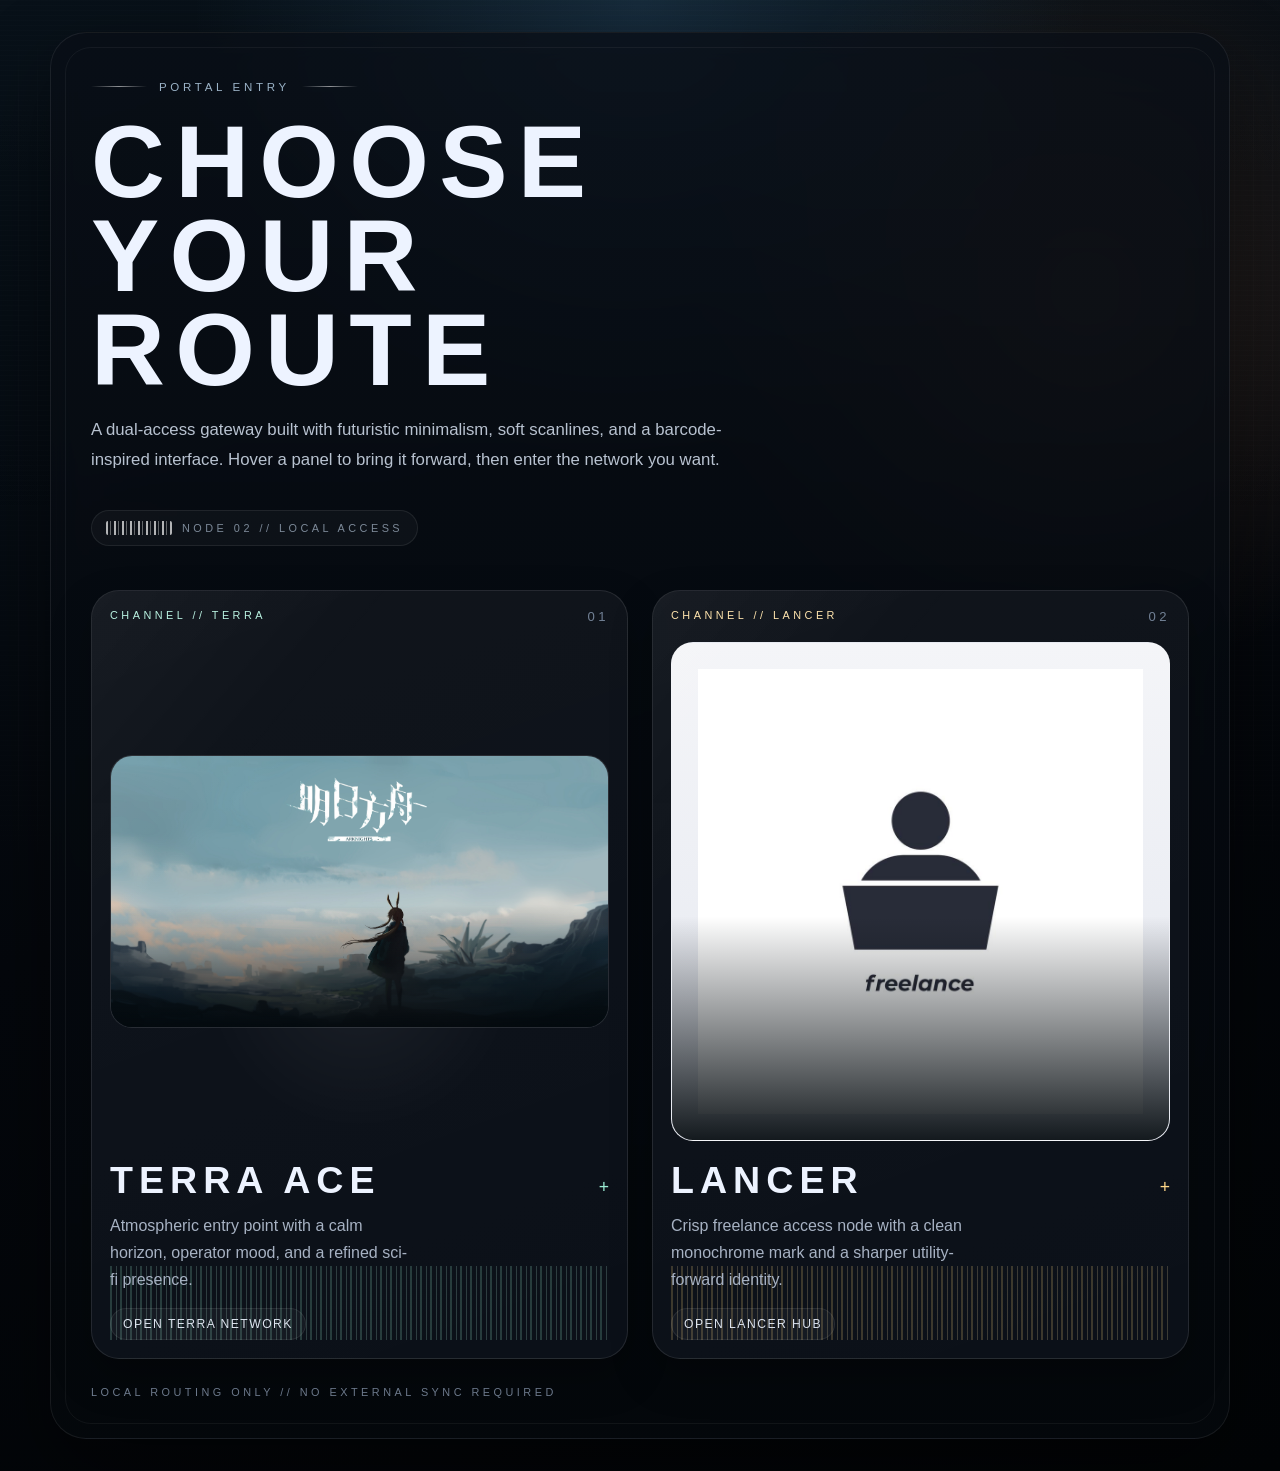
<file: TerraLance/index.html>
<!DOCTYPE html>
<html lang="en">
<head>
    <meta charset="UTF-8">
    <meta name="viewport" content="width=device-width, initial-scale=1.0">
    <title>Access Node | Terra Ace · Lancer</title>
    <style>
        :root {
            --bg: #05080d;
            --panel: rgba(10, 16, 24, 0.8);
            --panel-strong: rgba(14, 20, 30, 0.94);
            --line: rgba(255, 255, 255, 0.08);
            --text: #edf3ff;
            --muted: #7c8799;
            --terra: #87e8cb;
            --terra-deep: #4fb28d;
            --lancer: #ffd072;
            --lancer-deep: #ff8f58;
            --shadow: 0 32px 80px rgba(0, 0, 0, 0.45);
            --radius: 28px;
        }

        * {
            box-sizing: border-box;
            margin: 0;
            padding: 0;
        }

        html {
            color-scheme: dark;
        }

        body {
            min-height: 100vh;
            overflow-x: hidden;
            background:
                radial-gradient(circle at top, rgba(100, 190, 255, 0.16), transparent 28%),
                radial-gradient(circle at 85% 20%, rgba(255, 170, 110, 0.14), transparent 24%),
                linear-gradient(160deg, #071018 0%, #04070c 50%, #020406 100%);
            color: var(--text);
            font-family: Bahnschrift, "Arial Narrow", "Segoe UI", sans-serif;
            display: grid;
            place-items: center;
            padding: 32px 20px;
        }

        body::before,
        body::after {
            content: "";
            position: fixed;
            inset: 0;
            pointer-events: none;
        }

        body::before {
            background:
                repeating-linear-gradient(
                    90deg,
                    transparent 0,
                    transparent 18px,
                    rgba(255, 255, 255, 0.04) 18px,
                    rgba(255, 255, 255, 0.04) 19px
                );
            mask-image: linear-gradient(to bottom, transparent, black 12%, black 88%, transparent);
            opacity: 0.45;
        }

        body::after {
            background:
                linear-gradient(rgba(255, 255, 255, 0.03), rgba(255, 255, 255, 0)),
                repeating-linear-gradient(
                    180deg,
                    rgba(255, 255, 255, 0.025) 0,
                    rgba(255, 255, 255, 0.025) 1px,
                    transparent 1px,
                    transparent 5px
                );
            opacity: 0.32;
        }

        .shell {
            width: min(1180px, 100%);
            position: relative;
            z-index: 1;
            padding: clamp(24px, 4vw, 40px);
            border: 1px solid var(--line);
            border-radius: 36px;
            background: linear-gradient(180deg, rgba(9, 14, 22, 0.78), rgba(4, 8, 12, 0.92));
            box-shadow: var(--shadow);
            backdrop-filter: blur(14px);
        }

        .shell::before {
            content: "";
            position: absolute;
            inset: 14px;
            border: 1px solid rgba(255, 255, 255, 0.05);
            border-radius: 26px;
            pointer-events: none;
        }

        .eyebrow,
        .footer-note,
        .choice-meta,
        .barcode {
            letter-spacing: 0.32em;
            text-transform: uppercase;
        }

        .eyebrow {
            display: inline-flex;
            align-items: center;
            gap: 12px;
            color: #9bb3c7;
            font-size: 0.72rem;
            margin-bottom: 22px;
        }

        .eyebrow::before,
        .eyebrow::after {
            content: "";
            width: 56px;
            height: 1px;
            background: linear-gradient(90deg, transparent, rgba(255, 255, 255, 0.55), transparent);
        }

        h1 {
            max-width: 10ch;
            font-size: clamp(3rem, 9vw, 6.4rem);
            line-height: 0.92;
            font-weight: 700;
            text-transform: uppercase;
            letter-spacing: 0.1em;
            margin-bottom: 18px;
        }

        .lead {
            max-width: 680px;
            color: #b8c2d0;
            font-size: clamp(0.95rem, 2vw, 1.05rem);
            line-height: 1.8;
            margin-bottom: 34px;
        }

        .barcode {
            display: inline-flex;
            align-items: center;
            gap: 10px;
            margin-bottom: 44px;
            padding: 10px 14px;
            border: 1px solid rgba(255, 255, 255, 0.08);
            border-radius: 999px;
            color: #7c8998;
            font-size: 0.68rem;
            background: rgba(255, 255, 255, 0.03);
        }

        .barcode-mark {
            width: 66px;
            height: 14px;
            border-radius: 2px;
            background:
                repeating-linear-gradient(
                    90deg,
                    rgba(255, 255, 255, 0.86) 0 2px,
                    transparent 2px 4px,
                    rgba(255, 255, 255, 0.44) 4px 5px,
                    transparent 5px 8px
                );
            opacity: 0.8;
        }

        .choice-grid {
            display: grid;
            grid-template-columns: repeat(2, minmax(0, 1fr));
            gap: 24px;
        }

        .choice-card {
            --accent: #b0f0da;
            --accent-deep: #5ab592;
            --rotate-x: 0deg;
            --rotate-y: 0deg;
            text-decoration: none;
            color: inherit;
            position: relative;
            overflow: hidden;
            min-height: 460px;
            display: grid;
            align-content: space-between;
            gap: 18px;
            padding: 18px;
            border-radius: var(--radius);
            border: 1px solid rgba(255, 255, 255, 0.1);
            background:
                linear-gradient(160deg, rgba(255, 255, 255, 0.03), rgba(255, 255, 255, 0.01)),
                var(--panel);
            box-shadow: 0 18px 40px rgba(0, 0, 0, 0.26);
            transform-style: preserve-3d;
            transform:
                perspective(1500px)
                rotateX(var(--rotate-x))
                rotateY(var(--rotate-y))
                translateY(0)
                scale(1);
            transition:
                transform 220ms ease,
                border-color 220ms ease,
                box-shadow 220ms ease,
                background-color 220ms ease;
            isolation: isolate;
        }

        .choice-card::before,
        .choice-card::after {
            content: "";
            position: absolute;
            inset: 0;
            pointer-events: none;
            transition: opacity 220ms ease;
        }

        .choice-card::before {
            background:
                linear-gradient(130deg, rgba(255, 255, 255, 0.12), transparent 28%),
                radial-gradient(circle at var(--mx, 50%) var(--my, 50%), rgba(255, 255, 255, 0.22), transparent 34%);
            opacity: 0.28;
        }

        .choice-card::after {
            inset: auto 18px 18px 18px;
            height: 74px;
            background:
                repeating-linear-gradient(
                    90deg,
                    color-mix(in srgb, var(--accent) 88%, white 12%) 0 2px,
                    transparent 2px 6px,
                    color-mix(in srgb, var(--accent) 60%, white 40%) 6px 7px,
                    transparent 7px 10px
                );
            opacity: 0.2;
            filter: blur(0.2px);
        }

        .choice-card:hover,
        .choice-card:focus-visible {
            border-color: color-mix(in srgb, var(--accent) 78%, white 22%);
            background:
                linear-gradient(160deg, rgba(255, 255, 255, 0.06), rgba(255, 255, 255, 0.02)),
                var(--panel-strong);
            box-shadow:
                0 26px 56px rgba(0, 0, 0, 0.36),
                0 0 0 1px rgba(255, 255, 255, 0.03),
                0 0 42px color-mix(in srgb, var(--accent) 26%, transparent 74%);
            transform:
                perspective(1500px)
                rotateX(var(--rotate-x))
                rotateY(var(--rotate-y))
                translateY(-10px)
                scale(1.018);
        }

        .choice-card:focus-visible {
            outline: 2px solid color-mix(in srgb, var(--accent) 88%, white 12%);
            outline-offset: 4px;
        }

        .choice-card.terra {
            --accent: var(--terra);
            --accent-deep: var(--terra-deep);
        }

        .choice-card.lancer {
            --accent: var(--lancer);
            --accent-deep: var(--lancer-deep);
        }

        .choice-top {
            display: flex;
            align-items: flex-start;
            justify-content: space-between;
            gap: 16px;
            transform: translateZ(24px);
        }

        .choice-meta {
            font-size: 0.68rem;
            color: color-mix(in srgb, var(--accent) 58%, white 42%);
        }

        .choice-index {
            font-size: 0.82rem;
            color: #728195;
            letter-spacing: 0.26em;
        }

        .media-frame {
            position: relative;
            min-height: 260px;
            border-radius: 22px;
            overflow: hidden;
            border: 1px solid rgba(255, 255, 255, 0.08);
            background: rgba(255, 255, 255, 0.04);
            transform: translateZ(36px);
        }

        .media-frame::before {
            content: "";
            position: absolute;
            inset: 0;
            background:
                linear-gradient(to top, rgba(2, 8, 12, 0.92), transparent 45%),
                linear-gradient(135deg, rgba(255, 255, 255, 0.06), transparent 25%);
            z-index: 1;
            pointer-events: none;
        }

        .media-frame img {
            width: 100%;
            height: 100%;
            display: block;
        }

        .terra .media-frame img {
            object-fit: cover;
        }

        .lancer .media-frame {
            background: linear-gradient(180deg, #f4f5f8, #e5e8f0);
        }

        .lancer .media-frame img {
            object-fit: contain;
            padding: 1.6rem;
            background: transparent;
        }

        .choice-copy {
            position: relative;
            z-index: 1;
            display: grid;
            gap: 10px;
            transform: translateZ(28px);
        }

        .choice-name {
            display: flex;
            align-items: baseline;
            justify-content: space-between;
            gap: 12px;
        }

        .choice-name h2 {
            font-size: clamp(1.7rem, 4vw, 2.35rem);
            text-transform: uppercase;
            letter-spacing: 0.16em;
            font-weight: 700;
        }

        .choice-arrow {
            color: color-mix(in srgb, var(--accent) 84%, white 16%);
            font-size: 1.1rem;
            transform: translateX(0);
            transition: transform 220ms ease;
        }

        .choice-card:hover .choice-arrow,
        .choice-card:focus-visible .choice-arrow {
            transform: translateX(6px);
        }

        .choice-desc {
            color: #a7b2c3;
            line-height: 1.7;
            max-width: 34ch;
        }

        .choice-tag {
            display: inline-flex;
            align-items: center;
            width: fit-content;
            margin-top: 4px;
            padding: 8px 12px;
            border-radius: 999px;
            border: 1px solid rgba(255, 255, 255, 0.08);
            color: #dce3ee;
            background: rgba(255, 255, 255, 0.04);
            font-size: 0.76rem;
            letter-spacing: 0.12em;
            text-transform: uppercase;
        }

        .footer-note {
            margin-top: 28px;
            color: #738094;
            font-size: 0.68rem;
        }

        @media (max-width: 900px) {
            .choice-grid {
                grid-template-columns: 1fr;
            }

            .choice-card {
                min-height: 420px;
            }

            h1 {
                max-width: none;
            }
        }

        @media (max-width: 640px) {
            body {
                padding: 14px;
            }

            .shell {
                padding: 20px;
                border-radius: 28px;
            }

            .choice-card {
                min-height: auto;
                padding: 14px;
            }

            .media-frame {
                min-height: 220px;
            }

            .choice-name h2 {
                font-size: 1.45rem;
            }

            .lead {
                line-height: 1.65;
            }
        }

        @media (prefers-reduced-motion: reduce) {
            *,
            *::before,
            *::after {
                animation: none !important;
                transition: none !important;
                scroll-behavior: auto !important;
            }

            .choice-card {
                transform: none !important;
            }
        }
    </style>
</head>
<body>
    <main class="shell">
        <p class="eyebrow">Portal Entry</p>
        <h1>Choose Your Route</h1>
        <p class="lead">
            A dual-access gateway built with futuristic minimalism, soft scanlines, and a barcode-inspired interface.
            Hover a panel to bring it forward, then enter the network you want.
        </p>
        <div class="barcode" aria-hidden="true">
            <span class="barcode-mark"></span>
            <span>Node 02 // Local Access</span>
        </div>

        <section class="choice-grid" aria-label="Site selection">
            <a class="choice-card terra" href="./Terra/terra-ace.html" data-card>
                <div class="choice-top">
                    <span class="choice-meta">Channel // Terra</span>
                    <span class="choice-index">01</span>
                </div>

                <div class="media-frame">
                    <img src="./assets/Terra_Ent_Btn.jpg" alt="Terra Ace entrance artwork">
                </div>

                <div class="choice-copy">
                    <div class="choice-name">
                        <h2>Terra Ace</h2>
                        <span class="choice-arrow" aria-hidden="true">+</span>
                    </div>
                    <p class="choice-desc">
                        Atmospheric entry point with a calm horizon, operator mood, and a refined sci-fi presence.
                    </p>
                    <span class="choice-tag">Open Terra Network</span>
                </div>
            </a>

            <a class="choice-card lancer" href="./Lancer/Lancer.html" data-card>
                <div class="choice-top">
                    <span class="choice-meta">Channel // Lancer</span>
                    <span class="choice-index">02</span>
                </div>

                <div class="media-frame">
                    <img src="./assets/Lancer_Ent_Btn.jpg" alt="Lancer entrance emblem">
                </div>

                <div class="choice-copy">
                    <div class="choice-name">
                        <h2>Lancer</h2>
                        <span class="choice-arrow" aria-hidden="true">+</span>
                    </div>
                    <p class="choice-desc">
                        Crisp freelance access node with a clean monochrome mark and a sharper utility-forward identity.
                    </p>
                    <span class="choice-tag">Open Lancer Hub</span>
                </div>
            </a>
        </section>

        <p class="footer-note">Local routing only // no external sync required</p>
    </main>

    <script>
        const cards = document.querySelectorAll("[data-card]");

        cards.forEach((card) => {
            const resetTilt = () => {
                card.style.setProperty("--rotate-x", "0deg");
                card.style.setProperty("--rotate-y", "0deg");
                card.style.setProperty("--mx", "50%");
                card.style.setProperty("--my", "50%");
            };

            card.addEventListener("mousemove", (event) => {
                const bounds = card.getBoundingClientRect();
                const x = event.clientX - bounds.left;
                const y = event.clientY - bounds.top;
                const centerX = bounds.width / 2;
                const centerY = bounds.height / 2;
                const rotateY = ((x - centerX) / centerX) * 5;
                const rotateX = ((centerY - y) / centerY) * 5;

                card.style.setProperty("--rotate-x", rotateX.toFixed(2) + "deg");
                card.style.setProperty("--rotate-y", rotateY.toFixed(2) + "deg");
                card.style.setProperty("--mx", (x / bounds.width) * 100 + "%");
                card.style.setProperty("--my", (y / bounds.height) * 100 + "%");
            });

            card.addEventListener("mouseleave", resetTilt);
            card.addEventListener("blur", resetTilt, true);
            resetTilt();
        });
    </script>
</body>
</html>
</file>
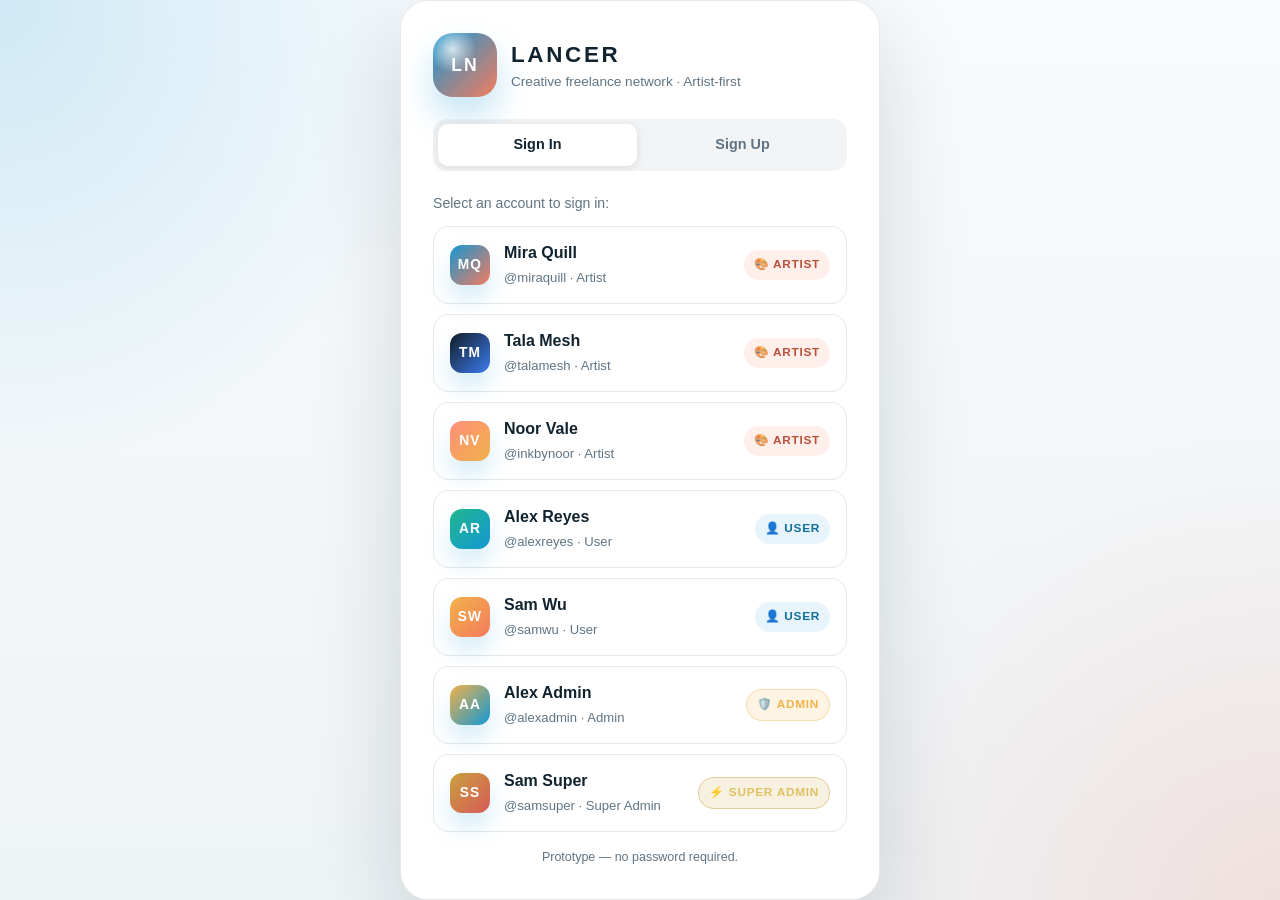
<file: TerraLance/Lancer/Lancer.html>
<!doctype html>
<html lang="en">
    <head>
        <meta charset="UTF-8" />
        <meta name="viewport" content="width=device-width, initial-scale=1.0" />
        <title>Lancer | Artist Network</title>
        <style>
            :root {
                --bg: #eef3f6;
                --bg-soft: #f8fbfd;
                --surface: rgba(255, 255, 255, 0.82);
                --surface-strong: rgba(255, 255, 255, 0.94);
                --surface-solid: #ffffff;
                --line: rgba(17, 35, 47, 0.1);
                --line-strong: rgba(17, 35, 47, 0.18);
                --text: #11232f;
                --muted: #607483;
                --accent: #1497d4;
                --accent-deep: #0f6f98;
                --mint: #1fb78f;
                --coral: #f57b5d;
                --gold: #f0b24a;
                --ink: #07131a;
                --danger: #d85a5a;
                --shadow: 0 24px 70px rgba(7, 19, 26, 0.12);
                --radius-xl: 28px;
                --radius-lg: 22px;
                --radius-md: 16px;
                --radius-sm: 12px;
                --space-1: 8px;
                --space-2: 12px;
                --space-3: 16px;
                --space-4: 20px;
                --space-5: 24px;
                --text-xs: 0.78rem;
                --text-sm: 0.88rem;
                --text-md: 1rem;
                --text-lg: 1.22rem;
                --text-xl: 1.45rem;
                --font-ui:
                    "Segoe UI Variable", "Trebuchet MS", "Aptos", sans-serif;
                --font-display: "Trebuchet MS", "Segoe UI Variable", sans-serif;
            }
            * {
                box-sizing: border-box;
                margin: 0;
                padding: 0;
            }
            html {
                scroll-behavior: smooth;
            }
            body {
                min-height: 100vh;
                font-family: var(--font-ui);
                line-height: 1.5;
                color: var(--text);
                background:
                    radial-gradient(
                        circle at top left,
                        rgba(20, 151, 212, 0.16),
                        transparent 28%
                    ),
                    radial-gradient(
                        circle at top right,
                        rgba(245, 123, 93, 0.14),
                        transparent 26%
                    ),
                    linear-gradient(
                        180deg,
                        #f8fbfd 0%,
                        #eef3f6 45%,
                        #e8eef2 100%
                    );
                padding: 18px;
                overflow-x: hidden;
                transition:
                    background 0.24s ease,
                    color 0.24s ease;
            }
            body[data-theme="dark"] {
                --bg: #0a1420;
                --bg-soft: #0f1d2d;
                --surface: rgba(13, 28, 42, 0.86);
                --surface-strong: rgba(17, 34, 51, 0.96);
                --surface-solid: #13273a;
                --line: rgba(145, 179, 205, 0.18);
                --line-strong: rgba(145, 179, 205, 0.3);
                --text: #e8f0f7;
                --muted: #9cb2c5;
                --accent: #38bdf8;
                --accent-deep: #1696c9;
                --shadow: 0 24px 70px rgba(2, 8, 14, 0.62);
                background:
                    radial-gradient(
                        circle at top left,
                        rgba(56, 189, 248, 0.16),
                        transparent 35%
                    ),
                    radial-gradient(
                        circle at top right,
                        rgba(245, 123, 93, 0.14),
                        transparent 30%
                    ),
                    linear-gradient(
                        180deg,
                        #08111b 0%,
                        #0b1724 46%,
                        #0f1c2b 100%
                    );
            }
            body[data-theme="dark"] .hero-side {
                background: linear-gradient(
                    180deg,
                    rgba(9, 21, 33, 0.97),
                    rgba(11, 25, 39, 0.94)
                );
            }
            body[data-theme="dark"] .status-chip,
            body[data-theme="dark"] .pill,
            body[data-theme="dark"] .tag,
            body[data-theme="dark"] .stat-badge,
            body[data-theme="dark"] .tiny-button,
            body[data-theme="dark"] .secondary-button,
            body[data-theme="dark"] .search-input,
            body[data-theme="dark"] .field input,
            body[data-theme="dark"] .field select,
            body[data-theme="dark"] .field textarea,
            body[data-theme="dark"] .composer-box textarea,
            body[data-theme="dark"] .reply-box textarea {
                background: rgba(10, 24, 37, 0.86);
                color: var(--text);
                border-color: var(--line);
            }
            body[data-theme="dark"] .topbar,
            body[data-theme="dark"] .order-card,
            body[data-theme="dark"] .kanban-column {
                background: rgba(15, 31, 47, 0.92);
            }
            body[data-theme="dark"] .profile-tab.active {
                background: rgba(14, 31, 47, 0.95);
                box-shadow: 0 2px 10px rgba(3, 9, 15, 0.5);
            }
            body[data-theme="dark"] .hero-main {
                background: linear-gradient(
                    145deg,
                    rgba(20, 39, 58, 0.98),
                    rgba(16, 33, 49, 0.96)
                );
                border-color: rgba(56, 189, 248, 0.36);
            }
            body[data-theme="dark"] .dialog {
                background: rgba(17, 34, 51, 0.97);
                border-color: var(--line);
                box-shadow: 0 28px 80px rgba(2, 8, 14, 0.62);
            }
            body[data-theme="dark"] .empty-state {
                background: rgba(12, 26, 39, 0.74);
            }
            body[data-theme="dark"] .login-screen {
                background:
                    radial-gradient(
                        circle at top left,
                        rgba(56, 189, 248, 0.18),
                        transparent 32%
                    ),
                    radial-gradient(
                        circle at bottom right,
                        rgba(245, 123, 93, 0.16),
                        transparent 32%
                    ),
                    linear-gradient(180deg, #08111b 0%, #0d1a29 100%);
            }
            body[data-theme="dark"] .login-card {
                background: rgba(17, 34, 51, 0.96);
                border-color: var(--line);
                box-shadow: 0 32px 90px rgba(2, 8, 14, 0.62);
            }
            body[data-theme="dark"] .login-tabs {
                background: rgba(145, 179, 205, 0.12);
            }
            body[data-theme="dark"] .login-tab.active {
                background: rgba(13, 29, 45, 0.95);
                color: var(--text);
                box-shadow: 0 2px 10px rgba(3, 9, 15, 0.5);
            }
            body[data-theme="dark"] .role-user {
                background: rgba(56, 189, 248, 0.16);
                color: #a5e3ff;
            }
            body[data-theme="dark"] .role-artist {
                background: rgba(245, 123, 93, 0.16);
                color: #ffc3b6;
            }
            body[data-theme="dark"] .role-admin {
                background: rgba(240, 178, 74, 0.18);
                color: #ffd06e;
            }
            body[data-theme="dark"] .role-super_admin {
                background: rgba(201, 160, 61, 0.22);
                color: #f5d87e;
            }

            body::before {
                content: "";
                position: fixed;
                inset: 0;
                pointer-events: none;
                background-image:
                    linear-gradient(
                        rgba(17, 35, 47, 0.028) 1px,
                        transparent 1px
                    ),
                    linear-gradient(
                        90deg,
                        rgba(17, 35, 47, 0.028) 1px,
                        transparent 1px
                    );
                background-size: 44px 44px;
                mask-image: linear-gradient(
                    180deg,
                    rgba(0, 0, 0, 0.35),
                    transparent 85%
                );
            }
            button,
            input,
            select,
            textarea {
                font: inherit;
            }
            button {
                border: 0;
                background: none;
                cursor: pointer;
                color: inherit;
            }
            :focus-visible {
                outline: 2px solid color-mix(in srgb, var(--accent) 76%, white);
                outline-offset: 2px;
            }
            .app-shell {
                max-width: 1440px;
                margin: 0 auto;
                display: grid;
                grid-template-columns: 260px minmax(0, 1fr) 320px;
                gap: 18px;
                align-items: start;
            }
            .panel {
                background: var(--surface);
                border: 1px solid var(--line);
                border-radius: var(--radius-xl);
                box-shadow: var(--shadow);
                backdrop-filter: blur(18px);
            }
            .sidebar,
            .workspace,
            .right-rail {
                min-height: calc(100vh - 36px);
            }
            .sidebar,
            .right-rail {
                position: sticky;
                top: 18px;
                padding: 22px;
            }
            .brand {
                display: grid;
                gap: 10px;
                margin-bottom: 22px;
            }
            .brand-mark {
                width: 58px;
                height: 58px;
                border-radius: 20px;
                background:
                    radial-gradient(
                        circle at 30% 25%,
                        rgba(255, 255, 255, 0.75),
                        transparent 36%
                    ),
                    linear-gradient(135deg, var(--accent), var(--coral));
                display: grid;
                place-items: center;
                color: white;
                font-weight: 800;
                letter-spacing: 0.12em;
                box-shadow: 0 18px 32px rgba(20, 151, 212, 0.25);
            }
            .brand h1 {
                font-family: var(--font-display);
                letter-spacing: 0.12em;
                font-size: 1.1rem;
            }
            .brand p,
            .muted {
                color: var(--muted);
            }
            .status-chip,
            .pill,
            .tag,
            .stat-badge {
                display: inline-flex;
                align-items: center;
                gap: var(--space-1);
                border-radius: 999px;
                padding: 7px 11px;
                border: 1px solid var(--line);
                background: rgba(255, 255, 255, 0.7);
                color: var(--muted);
                font-size: var(--text-xs);
            }
            .status-dot {
                width: 8px;
                height: 8px;
                border-radius: 50%;
                background: var(--mint);
                box-shadow: 0 0 0 6px rgba(31, 183, 143, 0.13);
            }
            .nav-group {
                display: grid;
                gap: 8px;
                margin-bottom: 20px;
            }
            .nav-button,
            .mobile-nav button {
                width: 100%;
                display: flex;
                align-items: center;
                justify-content: space-between;
                gap: 12px;
                padding: 14px 16px;
                border-radius: 18px;
                color: var(--muted);
                transition:
                    transform 0.18s ease,
                    background 0.18s ease,
                    color 0.18s ease,
                    border-color 0.18s ease,
                    box-shadow 0.18s ease;
                border: 1px solid transparent;
            }
            .nav-button span:first-child,
            .mobile-nav button span:first-child {
                font-weight: 700;
                color: var(--text);
            }
            .nav-button:hover,
            .mobile-nav button:hover {
                transform: translateY(-1px);
                background: rgba(255, 255, 255, 0.7);
                border-color: var(--line);
                box-shadow: 0 8px 18px rgba(7, 19, 26, 0.08);
            }
            .nav-button.active,
            .mobile-nav button.active {
                background: linear-gradient(
                    135deg,
                    rgba(20, 151, 212, 0.12),
                    rgba(245, 123, 93, 0.1)
                );
                border-color: rgba(20, 151, 212, 0.22);
                color: var(--text);
            }
            .primary-button,
            .secondary-button,
            .tiny-button,
            .ghost-button {
                display: inline-flex;
                align-items: center;
                justify-content: center;
                gap: var(--space-1);
                border-radius: 16px;
                padding: 10px 14px;
                min-height: 40px;
                font-size: var(--text-sm);
                font-weight: 700;
                letter-spacing: 0.01em;
                transition:
                    transform 0.18s ease,
                    opacity 0.18s ease,
                    background 0.18s ease,
                    box-shadow 0.18s ease,
                    border-color 0.18s ease;
            }
            .primary-button:hover,
            .secondary-button:hover,
            .tiny-button:hover,
            .ghost-button:hover {
                transform: translateY(-1px);
                box-shadow: 0 10px 20px rgba(7, 19, 26, 0.09);
            }
            .primary-button:active,
            .secondary-button:active,
            .tiny-button:active,
            .ghost-button:active,
            .nav-button:active,
            .mobile-nav button:active,
            .thread-item:active,
            .feed-card:active,
            .creator-tier:active {
                transform: translateY(0) scale(0.992);
            }
            .primary-button {
                background: linear-gradient(
                    135deg,
                    var(--accent),
                    var(--accent-deep)
                );
                color: white;
                box-shadow: 0 14px 26px rgba(20, 151, 212, 0.24);
            }
            .secondary-button {
                background: rgba(17, 35, 47, 0.06);
                border: 1px solid var(--line);
            }
            .ghost-button {
                background: transparent;
                border: 1px dashed var(--line-strong);
                color: var(--muted);
            }
            .tiny-button {
                padding: 8px 12px;
                border-radius: 12px;
                background: rgba(17, 35, 47, 0.06);
                border: 1px solid var(--line);
                font-size: var(--text-xs);
                min-height: 34px;
            }
            .tiny-button[data-variant="accent"] {
                background: rgba(20, 151, 212, 0.1);
                border-color: rgba(20, 151, 212, 0.24);
                color: var(--accent-deep);
            }
            .tiny-button[data-variant="danger"] {
                color: var(--danger);
            }
            .sidebar-card,
            .rail-card,
            .section-card,
            .feed-card,
            .summary-card,
            .thread-list,
            .chat-panel,
            .kanban-column,
            .portfolio-card,
            .artist-card,
            .metric-card {
                border: 1px solid var(--line);
                background: var(--surface-strong);
                border-radius: var(--radius-lg);
            }
            .sidebar-card,
            .rail-card {
                padding: var(--space-3);
                margin-top: var(--space-3);
            }
            .workspace {
                padding: var(--space-3);
            }
            .topbar {
                display: flex;
                justify-content: space-between;
                align-items: center;
                gap: var(--space-3);
                padding: 14px var(--space-3);
                border: 1px solid var(--line);
                border-radius: 18px;
                background: color-mix(
                    in srgb,
                    var(--surface-solid) 86%,
                    transparent
                );
                position: sticky;
                top: 18px;
                z-index: 8;
                backdrop-filter: blur(16px);
            }
            .topbar-meta {
                display: grid;
                gap: 4px;
            }
            .topbar h2 {
                font-size: var(--text-xl);
                font-family: var(--font-display);
                line-height: 1.2;
            }
            .search-wrap {
                display: flex;
                align-items: center;
                gap: 10px;
                min-width: 290px;
            }
            .search-input,
            .field input,
            .field select,
            .field textarea,
            .composer-box textarea,
            .reply-box textarea {
                width: 100%;
                border-radius: 16px;
                border: 1px solid var(--line);
                background: rgba(248, 251, 253, 0.95);
                color: var(--text);
                padding: 13px 14px;
                outline: none;
                transition:
                    border-color 0.18s ease,
                    box-shadow 0.18s ease;
            }
            .search-input:focus,
            .field input:focus,
            .field select:focus,
            .field textarea:focus,
            .composer-box textarea:focus,
            .reply-box textarea:focus {
                border-color: rgba(20, 151, 212, 0.45);
                box-shadow: 0 0 0 4px rgba(20, 151, 212, 0.1);
            }
            .view-host {
                display: grid;
                gap: var(--space-3);
                margin-top: var(--space-3);
            }
            .hero {
                display: grid;
                grid-template-columns: 1.35fr 0.95fr;
                gap: 18px;
            }
            .hero-main,
            .hero-side,
            .section-card,
            .summary-card,
            .feed-card,
            .metric-card,
            .chat-panel,
            .thread-list {
                padding: var(--space-4);
            }
            .hero-main {
                border-radius: var(--radius-xl);
                border: 1px solid rgba(20, 151, 212, 0.2);
                background:
                    radial-gradient(
                        circle at top right,
                        rgba(245, 123, 93, 0.22),
                        transparent 26%
                    ),
                    linear-gradient(
                        135deg,
                        rgba(255, 255, 255, 0.98),
                        rgba(243, 249, 252, 0.98)
                    );
                box-shadow: var(--shadow);
                display: grid;
                gap: 16px;
                overflow: hidden;
                position: relative;
            }
            .hero-main::after {
                content: "";
                position: absolute;
                inset: auto -70px -90px auto;
                width: 230px;
                height: 230px;
                border-radius: 32px;
                background: linear-gradient(
                    135deg,
                    rgba(20, 151, 212, 0.18),
                    rgba(31, 183, 143, 0.1)
                );
                transform: rotate(18deg);
            }
            .hero-kicker {
                color: var(--accent-deep);
                font-size: 0.82rem;
                font-weight: 800;
                letter-spacing: 0.14em;
                text-transform: uppercase;
            }
            .hero h3 {
                font-family: var(--font-display);
                font-size: clamp(2rem, 4vw, 3.15rem);
                line-height: 0.98;
                max-width: 10ch;
            }
            .hero p {
                max-width: 58ch;
                color: var(--muted);
                line-height: 1.6;
            }
            .hero-actions,
            .inline-actions,
            .filters,
            .chip-row,
            .metric-row,
            .stage-mini-grid,
            .card-meta,
            .profile-pills {
                display: flex;
                flex-wrap: wrap;
                gap: 10px;
            }
            .hero-side {
                display: grid;
                gap: 14px;
                border-radius: var(--radius-xl);
                background: linear-gradient(
                    180deg,
                    rgba(17, 35, 47, 0.96),
                    rgba(17, 35, 47, 0.9)
                );
                color: white;
                box-shadow: var(--shadow);
            }
            .hero-side .muted,
            .hero-side .pill {
                color: rgba(255, 255, 255, 0.74);
                border-color: rgba(255, 255, 255, 0.12);
                background: rgba(255, 255, 255, 0.04);
            }
            .stage-mini-grid {
                gap: 12px;
            }
            .mini-stage {
                min-width: 94px;
                flex: 1;
                border-radius: 18px;
                padding: 14px;
                background: rgba(255, 255, 255, 0.05);
                border: 1px solid rgba(255, 255, 255, 0.1);
            }
            .mini-stage strong {
                display: block;
                font-size: 1.2rem;
                margin-bottom: 4px;
            }
            .grid-two {
                display: grid;
                grid-template-columns: minmax(0, 1.25fr) minmax(300px, 0.75fr);
                gap: 18px;
            }
            .section-header,
            .list-head {
                display: flex;
                align-items: flex-start;
                justify-content: space-between;
                gap: 12px;
                margin-bottom: 16px;
            }
            .section-title {
                display: grid;
                gap: 4px;
            }
            .section-title h4,
            .list-head h4 {
                font-size: var(--text-lg);
                font-family: var(--font-display);
                line-height: 1.2;
            }
            .feed-stack,
            .artist-stack,
            .portfolio-grid,
            .metrics-grid,
            .order-list,
            .reminder-list,
            .thread-items,
            .message-stack {
                display: grid;
                gap: 14px;
            }
            .feed-card,
            .artist-card,
            .portfolio-card,
            .metric-card {
                animation: riseIn 0.42s ease both;
            }
            .feed-card {
                border-radius: 18px;
                transition:
                    transform 0.18s ease,
                    border-color 0.18s ease,
                    background 0.18s ease,
                    box-shadow 0.18s ease;
            }
            .feed-card:hover {
                transform: translateY(-1px);
                border-color: color-mix(
                    in srgb,
                    var(--accent) 36%,
                    var(--line)
                );
                background: color-mix(
                    in srgb,
                    var(--surface-strong) 92%,
                    var(--accent) 8%
                );
                box-shadow: 0 14px 30px rgba(7, 19, 26, 0.12);
            }
            .feed-head,
            .artist-head,
            .portfolio-head,
            .message-head,
            .order-head {
                display: flex;
                justify-content: space-between;
                align-items: flex-start;
                gap: 14px;
            }
            .identity {
                display: flex;
                gap: 12px;
                align-items: center;
            }
            .avatar {
                width: 46px;
                height: 46px;
                border-radius: 16px;
                display: grid;
                place-items: center;
                color: white;
                font-weight: 800;
                letter-spacing: 0.08em;
                background: linear-gradient(
                    135deg,
                    var(--accent),
                    var(--coral)
                );
                box-shadow: 0 14px 24px rgba(20, 151, 212, 0.18);
                flex-shrink: 0;
            }
            .avatar.small {
                width: 38px;
                height: 38px;
                border-radius: 14px;
                font-size: 0.86rem;
            }
            .identity strong,
            .artist-meta strong,
            .portfolio-copy strong {
                display: block;
            }
            .identity small,
            .artist-meta small,
            .portfolio-copy small,
            .message-bubble small,
            .order-card small {
                color: var(--muted);
            }
            .feed-body,
            .portfolio-copy p,
            .artist-copy p,
            .message-bubble p,
            .profile-bio,
            .order-notes {
                line-height: 1.58;
                color: var(--muted);
            }
            .feed-actions {
                display: flex;
                gap: 8px;
                flex-wrap: wrap;
            }
            .feed-action {
                border: 1px solid var(--line);
                border-radius: 999px;
                padding: 7px 11px;
                font-size: 0.8rem;
                color: var(--muted);
                background: rgba(255, 255, 255, 0.72);
            }
            .composer-box,
            .summary-card,
            .section-card {
                display: grid;
                gap: 14px;
            }
            .summary-grid,
            .metrics-grid {
                display: grid;
                grid-template-columns: repeat(3, minmax(0, 1fr));
                gap: 14px;
            }
            .metric-card strong,
            .summary-number {
                display: block;
                font-size: 1.7rem;
                font-family: var(--font-display);
                margin-top: 6px;
            }
            .artist-grid,
            .portfolio-grid {
                grid-template-columns: repeat(2, minmax(0, 1fr));
                display: grid;
                gap: 14px;
            }
            .artist-card {
                padding: 18px;
                display: grid;
                gap: 14px;
            }
            .artist-stats {
                display: grid;
                grid-template-columns: repeat(3, minmax(0, 1fr));
                gap: 10px;
            }
            .artist-stats div {
                padding: 12px;
                border-radius: 16px;
                background: rgba(17, 35, 47, 0.04);
                border: 1px solid var(--line);
                text-align: center;
            }
            .artist-stats strong {
                display: block;
                font-size: 1.12rem;
            }
            .portfolio-toolbar,
            .studio-strip {
                display: grid;
                gap: 14px;
            }
            .filter-grid {
                display: grid;
                grid-template-columns: minmax(0, 1.8fr) repeat(
                        2,
                        minmax(150px, 0.9fr)
                    );
                gap: 12px;
            }
            .portfolio-card {
                overflow: hidden;
            }
            .portfolio-art {
                aspect-ratio: 4 / 5;
                position: relative;
                overflow: hidden;
                background: linear-gradient(
                    140deg,
                    var(--tone-a),
                    var(--tone-b)
                );
            }
            .portfolio-art::before,
            .portfolio-art::after {
                content: "";
                position: absolute;
                inset: auto;
                border-radius: 999px;
            }
            .portfolio-art::before {
                width: 170px;
                height: 170px;
                top: 14px;
                right: -36px;
                background: radial-gradient(
                    circle,
                    rgba(255, 255, 255, 0.34),
                    transparent 65%
                );
            }
            .portfolio-art::after {
                width: 210px;
                height: 210px;
                bottom: -94px;
                left: -44px;
                background: radial-gradient(
                    circle,
                    rgba(7, 19, 26, 0.14),
                    transparent 60%
                );
            }
            .art-overlay {
                position: absolute;
                inset: 0;
                padding: 18px;
                display: flex;
                flex-direction: column;
                justify-content: space-between;
                background: linear-gradient(
                    180deg,
                    rgba(7, 19, 26, 0.1),
                    rgba(7, 19, 26, 0.42)
                );
                color: white;
            }
            .art-label {
                display: inline-flex;
                align-self: flex-start;
                padding: 8px 12px;
                border-radius: 999px;
                background: rgba(255, 255, 255, 0.16);
                border: 1px solid rgba(255, 255, 255, 0.14);
                font-size: 0.82rem;
                backdrop-filter: blur(10px);
            }
            .art-title {
                font-size: 1.1rem;
                font-weight: 800;
                max-width: 14ch;
                line-height: 1.05;
            }
            .portfolio-copy {
                padding: 18px;
                display: grid;
                gap: 12px;
            }
            .portfolio-foot,
            .artist-foot,
            .thread-meta,
            .profile-stats {
                display: flex;
                flex-wrap: wrap;
                justify-content: space-between;
                gap: 10px;
                align-items: center;
            }
            .kanban-board {
                display: grid;
                grid-template-columns: repeat(5, minmax(230px, 1fr));
                gap: 14px;
                overflow-x: auto;
                padding-bottom: 4px;
            }
            .kanban-column {
                padding: 16px;
                min-height: 240px;
                display: grid;
                align-content: start;
                gap: 12px;
                background: rgba(255, 255, 255, 0.88);
            }
            .kanban-column header {
                display: flex;
                justify-content: space-between;
                align-items: center;
                gap: 12px;
                padding-bottom: 10px;
                border-bottom: 1px solid var(--line);
            }
            .order-card {
                padding: 14px;
                border-radius: 18px;
                border: 1px solid var(--line);
                background: linear-gradient(
                    180deg,
                    rgba(248, 251, 253, 0.98),
                    rgba(243, 248, 251, 0.98)
                );
                display: grid;
                gap: 12px;
            }
            .stage-tag {
                display: inline-flex;
                align-items: center;
                justify-content: center;
                font-size: 0.76rem;
                font-weight: 800;
                letter-spacing: 0.06em;
                padding: 8px 11px;
                border-radius: 999px;
                text-transform: uppercase;
                width: fit-content;
            }
            .stage-brief {
                background: rgba(20, 151, 212, 0.11);
                color: var(--accent-deep);
            }
            .stage-sketch {
                background: rgba(245, 123, 93, 0.12);
                color: #b85039;
            }
            .stage-revision {
                background: rgba(240, 178, 74, 0.16);
                color: #996a14;
            }
            .stage-final {
                background: rgba(31, 183, 143, 0.13);
                color: #0f7e61;
            }
            .stage-delivered {
                background: rgba(17, 35, 47, 0.1);
                color: var(--text);
            }
            .thread-layout {
                display: grid;
                grid-template-columns: minmax(290px, 0.86fr) minmax(0, 1.14fr);
                gap: 18px;
            }
            .thread-list,
            .chat-panel {
                min-height: 640px;
            }
            .thread-item {
                padding: 14px;
                border-radius: 18px;
                border: 1px solid transparent;
                transition:
                    background 0.18s ease,
                    border-color 0.18s ease,
                    transform 0.18s ease,
                    box-shadow 0.18s ease;
            }
            .thread-item:hover {
                background: rgba(17, 35, 47, 0.04);
                border-color: var(--line);
                transform: translateY(-1px);
                box-shadow: 0 10px 22px rgba(7, 19, 26, 0.09);
            }
            .thread-item.active {
                background: linear-gradient(
                    135deg,
                    rgba(20, 151, 212, 0.1),
                    rgba(245, 123, 93, 0.08)
                );
                border-color: rgba(20, 151, 212, 0.22);
            }
            .message-stack {
                align-content: start;
                padding: 6px 0 4px;
                min-height: 420px;
            }
            .message {
                display: flex;
                gap: 10px;
            }
            .message.self {
                justify-content: flex-end;
            }
            .message-bubble {
                max-width: 78%;
                padding: 14px 15px;
                border-radius: 18px;
                background: rgba(17, 35, 47, 0.06);
                border: 1px solid var(--line);
            }
            .message.self .message-bubble {
                background: linear-gradient(
                    135deg,
                    rgba(20, 151, 212, 0.14),
                    rgba(31, 183, 143, 0.12)
                );
                border-color: rgba(20, 151, 212, 0.22);
            }
            .reply-box {
                display: grid;
                gap: 12px;
                margin-top: auto;
            }
            .reply-actions {
                display: flex;
                justify-content: space-between;
                align-items: center;
                gap: 12px;
            }
            .profile-hero {
                display: grid;
                grid-template-columns: minmax(0, 1fr) 320px;
                gap: 18px;
            }
            .profile-main,
            .profile-side {
                padding: 22px;
                border-radius: var(--radius-xl);
                border: 1px solid var(--line);
                background: var(--surface-strong);
            }
            .profile-banner {
                height: 180px;
                border-radius: 22px;
                background:
                    radial-gradient(
                        circle at 20% 25%,
                        rgba(255, 255, 255, 0.55),
                        transparent 24%
                    ),
                    linear-gradient(
                        135deg,
                        rgba(20, 151, 212, 0.9),
                        rgba(17, 35, 47, 0.88) 42%,
                        rgba(245, 123, 93, 0.82)
                    );
                margin-bottom: 18px;
                position: relative;
                overflow: hidden;
            }
            .profile-banner::after {
                content: "";
                position: absolute;
                inset: auto 18px 18px auto;
                width: 120px;
                height: 120px;
                border-radius: 30px;
                border: 1px solid rgba(255, 255, 255, 0.22);
                background: rgba(255, 255, 255, 0.08);
                transform: rotate(18deg);
            }
            .profile-header {
                display: flex;
                justify-content: space-between;
                gap: 18px;
                align-items: flex-start;
                margin-bottom: 18px;
            }
            .profile-id {
                display: flex;
                gap: 14px;
            }
            .profile-avatar {
                width: 74px;
                height: 74px;
                border-radius: 22px;
                display: grid;
                place-items: center;
                color: white;
                font-weight: 800;
                letter-spacing: 0.08em;
                background: linear-gradient(
                    135deg,
                    var(--accent),
                    var(--coral)
                );
                box-shadow: 0 20px 34px rgba(20, 151, 212, 0.22);
                margin-top: -48px;
                border: 6px solid rgba(255, 255, 255, 0.92);
            }
            .profile-stats {
                padding-top: 14px;
                border-top: 1px solid var(--line);
                margin-top: 18px;
            }
            .profile-stat-box {
                min-width: 120px;
                padding: 14px;
                border-radius: 18px;
                background: rgba(17, 35, 47, 0.04);
                border: 1px solid var(--line);
            }
            .progress-row {
                display: grid;
                gap: 12px;
            }
            .progress-card {
                padding: 14px;
                border-radius: 18px;
                background: rgba(17, 35, 47, 0.04);
                border: 1px solid var(--line);
            }
            .progress-track {
                margin-top: 10px;
                height: 10px;
                border-radius: 999px;
                background: rgba(17, 35, 47, 0.08);
                overflow: hidden;
            }
            .progress-fill {
                height: 100%;
                border-radius: inherit;
                background: linear-gradient(90deg, var(--accent), var(--mint));
            }
            .empty-state {
                padding: 28px;
                border: 1px dashed var(--line-strong);
                border-radius: 22px;
                background: rgba(255, 255, 255, 0.55);
                text-align: center;
                color: var(--muted);
            }
            .dialog-backdrop {
                position: fixed;
                inset: 0;
                background: rgba(7, 19, 26, 0.56);
                display: none;
                align-items: center;
                justify-content: center;
                padding: 20px;
                z-index: 50;
                backdrop-filter: blur(8px);
            }
            .dialog-backdrop.open {
                display: flex;
            }
            .dialog {
                width: min(760px, 100%);
                border-radius: 28px;
                background: rgba(255, 255, 255, 0.96);
                border: 1px solid var(--line);
                box-shadow: 0 28px 80px rgba(7, 19, 26, 0.22);
                padding: 24px;
                display: grid;
                gap: 18px;
                animation: riseIn 0.24s ease;
            }
            .dialog-head {
                display: flex;
                justify-content: space-between;
                align-items: flex-start;
                gap: 14px;
            }
            .dialog-grid {
                display: grid;
                grid-template-columns: repeat(2, minmax(0, 1fr));
                gap: 14px;
            }
            .field {
                display: grid;
                gap: 8px;
            }
            .field label {
                font-size: 0.88rem;
                font-weight: 700;
            }
            .field.full {
                grid-column: 1 / -1;
            }
            .dialog-actions {
                display: flex;
                justify-content: space-between;
                align-items: center;
                gap: 12px;
                padding-top: 6px;
            }
            .mobile-nav {
                display: none;
                position: sticky;
                bottom: 14px;
                margin: 14px auto 0;
                max-width: 900px;
                border-radius: 24px;
                padding: 10px;
                background: rgba(255, 255, 255, 0.86);
                border: 1px solid var(--line);
                box-shadow: var(--shadow);
                backdrop-filter: blur(18px);
                z-index: 12;
            }
            .mobile-nav-inner {
                display: grid;
                grid-template-columns: repeat(6, minmax(0, 1fr));
                gap: 8px;
            }
            .mobile-nav button {
                padding: 12px 10px;
                border-radius: 18px;
                flex-direction: column;
                justify-content: center;
                text-align: center;
                font-size: 0.78rem;
            }
            @keyframes riseIn {
                from {
                    opacity: 0;
                    transform: translateY(10px);
                }
                to {
                    opacity: 1;
                    transform: translateY(0);
                }
            }
            @media (max-width: 1220px) {
                .app-shell {
                    grid-template-columns: 220px minmax(0, 1fr);
                }
                .right-rail {
                    display: none;
                }
                .hero,
                .profile-hero,
                .grid-two,
                .thread-layout {
                    grid-template-columns: 1fr;
                }
            }
            @media (max-width: 980px) {
                body {
                    padding: 12px;
                }
                .app-shell {
                    grid-template-columns: 1fr;
                }
                .sidebar {
                    display: none;
                }
                .workspace {
                    min-height: auto;
                }
                .topbar {
                    top: 12px;
                    flex-direction: column;
                    align-items: stretch;
                }
                .search-wrap {
                    min-width: 0;
                    width: 100%;
                }
                .hero,
                .summary-grid,
                .artist-grid,
                .portfolio-grid,
                .dialog-grid,
                .filter-grid,
                .metrics-grid,
                .thread-layout,
                .profile-hero {
                    grid-template-columns: 1fr;
                }
                .mobile-nav {
                    display: block;
                }
            }
        </style>
        <style>
            /* ── LOGIN SCREEN ─────────────────────── */
            .login-screen {
                position: fixed;
                inset: 0;
                display: flex;
                align-items: center;
                justify-content: center;
                background:
                    radial-gradient(
                        circle at top left,
                        rgba(20, 151, 212, 0.18),
                        transparent 30%
                    ),
                    radial-gradient(
                        circle at bottom right,
                        rgba(245, 123, 93, 0.16),
                        transparent 30%
                    ),
                    linear-gradient(180deg, #f8fbfd 0%, #eef3f6 100%);
                z-index: 999;
                padding: 20px;
            }
            .login-screen.hidden {
                display: none;
            }
            .login-card {
                width: min(480px, 100%);
                background: rgba(255, 255, 255, 0.96);
                border: 1px solid var(--line);
                border-radius: var(--radius-xl);
                box-shadow: 0 32px 90px rgba(7, 19, 26, 0.15);
                padding: 32px;
                display: grid;
                gap: 22px;
                animation: riseIn 0.32s ease;
            }
            .login-brand {
                display: flex;
                gap: 14px;
                align-items: center;
            }
            .login-tabs {
                display: flex;
                gap: 6px;
                background: rgba(17, 35, 47, 0.05);
                padding: 5px;
                border-radius: 14px;
            }
            .login-tab {
                flex: 1;
                padding: 10px;
                border-radius: 10px;
                font-weight: 700;
                font-size: 0.9rem;
                color: var(--muted);
                transition:
                    background 0.18s,
                    color 0.18s;
            }
            .login-tab.active {
                background: white;
                color: var(--text);
                box-shadow: 0 2px 8px rgba(17, 35, 47, 0.1);
            }
            .login-panel {
                display: none;
            }
            .login-panel.active {
                display: grid;
                gap: 12px;
            }
            .account-list {
                display: grid;
                gap: 10px;
            }
            .account-btn {
                display: flex;
                align-items: center;
                gap: 14px;
                padding: 14px 16px;
                border-radius: var(--radius-md);
                border: 1px solid var(--line);
                background: var(--surface-strong);
                transition:
                    transform 0.18s,
                    border-color 0.18s,
                    box-shadow 0.18s;
                text-align: left;
                width: 100%;
            }
            .account-btn:hover {
                transform: translateY(-1px);
                border-color: rgba(20, 151, 212, 0.35);
                box-shadow: 0 6px 20px rgba(20, 151, 212, 0.1);
            }
            .account-btn .account-info {
                flex: 1;
            }
            .account-btn .account-info strong {
                display: block;
            }
            .account-btn .account-info small {
                color: var(--muted);
                font-size: 0.82rem;
            }
            .account-role-badge {
                font-size: 0.74rem;
                font-weight: 800;
                letter-spacing: 0.06em;
                padding: 6px 10px;
                border-radius: 999px;
                text-transform: uppercase;
            }
            .role-user {
                background: rgba(20, 151, 212, 0.1);
                color: var(--accent-deep);
            }
            .role-artist {
                background: rgba(245, 123, 93, 0.12);
                color: #b85039;
            }
            .role-admin {
                background: rgba(240, 178, 74, 0.15);
                color: #f0b24a;
                border: 1px solid rgba(240, 178, 74, 0.35);
            }
            .role-super_admin {
                background: rgba(201, 160, 61, 0.15);
                color: #e0c060;
                border: 1px solid rgba(201, 160, 61, 0.4);
            }

            .role-picker {
                display: grid;
                grid-template-columns: 1fr 1fr;
                gap: 10px;
            }
            .role-option input {
                display: none;
            }
            .role-card {
                padding: 14px;
                border-radius: var(--radius-md);
                border: 2px solid var(--line);
                cursor: pointer;
                transition:
                    border-color 0.18s,
                    background 0.18s;
            }
            .role-card strong {
                display: block;
                margin-bottom: 6px;
            }
            .role-card p {
                font-size: 0.82rem;
                color: var(--muted);
                line-height: 1.5;
            }
            .role-option input:checked + .role-card {
                border-color: var(--accent);
                background: rgba(20, 151, 212, 0.06);
            }
            /* ── PROFILE TABS ─────────────────────── */
            .profile-tabs {
                display: flex;
                gap: 6px;
                padding: 5px;
                background: rgba(17, 35, 47, 0.05);
                border-radius: 14px;
                margin-top: 18px;
            }
            .profile-tab {
                flex: 1;
                padding: 9px 10px;
                border-radius: 10px;
                font-size: 0.84rem;
                font-weight: 700;
                color: var(--muted);
                transition:
                    background 0.18s,
                    color 0.18s,
                    transform 0.16s,
                    box-shadow 0.18s;
                text-align: center;
            }
            .profile-tab:hover {
                transform: translateY(-1px);
                background: rgba(255, 255, 255, 0.55);
            }
            .profile-tab.active {
                background: white;
                color: var(--text);
                box-shadow: 0 2px 8px rgba(17, 35, 47, 0.1);
            }
            /* ── RIGHT RAIL HIDDEN FOR USERS ── */
            .right-rail.hidden {
                display: none !important;
            }
            .app-shell.user-layout {
                grid-template-columns: 260px minmax(0, 1fr) !important;
            }
            /* ── COMMISSION TRACKER (Artist Right Rail) ── */
            .queue-stage-row {
                display: grid;
                grid-template-columns: repeat(5, 1fr);
                gap: 8px;
                margin-top: 10px;
            }
            .queue-stage-cell {
                border-radius: 14px;
                padding: 10px 6px;
                text-align: center;
                border: 1px solid var(--line);
                background: rgba(255, 255, 255, 0.7);
            }
            .queue-stage-cell strong {
                display: block;
                font-size: 1.3rem;
                line-height: 1;
                margin-bottom: 4px;
            }
            .queue-stage-cell small {
                font-size: 0.72rem;
                color: var(--muted);
            }
            /* ── USER HOME FEED FULL WIDTH ── */
            .user-feed-grid {
                display: grid;
                grid-template-columns: minmax(0, 1.32fr) minmax(320px, 0.68fr);
                gap: 18px;
            }
            .suggested-artists {
                display: grid;
                gap: 12px;
            }
            .timeline-card {
                position: sticky;
                top: 94px;
                display: grid;
                gap: 12px;
            }
            .trend-row,
            .request-row {
                padding: 12px;
                border-radius: 14px;
                border: 1px solid var(--line);
                background: var(--surface-strong);
                display: grid;
                gap: 4px;
                transition:
                    transform 0.16s ease,
                    border-color 0.16s ease,
                    box-shadow 0.16s ease;
            }
            .trend-row:hover,
            .request-row:hover,
            .creator-tier:hover {
                transform: translateY(-1px);
                border-color: color-mix(
                    in srgb,
                    var(--accent) 30%,
                    var(--line)
                );
                box-shadow: 0 10px 22px rgba(7, 19, 26, 0.09);
            }
            .request-row .meta {
                display: flex;
                justify-content: space-between;
                gap: 8px;
                color: var(--muted);
                font-size: 0.78rem;
            }
            .creator-tier {
                border: 1px solid var(--line);
                background: var(--surface-strong);
                border-radius: 16px;
                padding: 12px;
                display: grid;
                gap: 8px;
            }
            .creator-tier strong {
                font-size: 0.94rem;
            }
            /* ── NOTIFICATION FEED ── */
            .notif-item {
                display: flex;
                gap: 12px;
                align-items: flex-start;
                padding: 12px 14px;
                border-radius: var(--radius-md);
                border: 1px solid var(--line);
                background: var(--surface-strong);
            }
            .notif-dot {
                width: 8px;
                height: 8px;
                border-radius: 50%;
                background: var(--accent);
                margin-top: 6px;
                flex-shrink: 0;
            }
            .notif-dot.read {
                background: var(--line-strong);
            }
            /* ── SETTINGS ── */
            .settings-grid {
                display: grid;
                gap: 18px;
            }
            .settings-section {
                display: grid;
                gap: 12px;
            }
            .settings-row {
                display: flex;
                align-items: center;
                justify-content: space-between;
                padding: 14px 16px;
                border-radius: var(--radius-md);
                border: 1px solid var(--line);
                background: var(--surface-strong);
            }
            .toggle {
                position: relative;
                width: 40px;
                height: 22px;
            }
            .toggle input {
                opacity: 0;
                width: 0;
                height: 0;
            }
            .toggle-track {
                position: absolute;
                inset: 0;
                border-radius: 999px;
                background: rgba(17, 35, 47, 0.14);
                transition: background 0.2s;
                cursor: pointer;
            }
            .toggle-track::after {
                content: "";
                position: absolute;
                left: 3px;
                top: 3px;
                width: 16px;
                height: 16px;
                border-radius: 50%;
                background: white;
                transition: transform 0.2s;
            }
            .toggle input:checked + .toggle-track {
                background: var(--accent);
            }
            .toggle input:checked + .toggle-track::after {
                transform: translateX(18px);
            }
            .toggle-track:active::after {
                transform: translateX(1px) scale(0.94);
            }
            .toggle input:checked + .toggle-track:active::after {
                transform: translateX(17px) scale(0.94);
            }
            /* ── SEARCH VIEW ── */
            .search-results-grid {
                display: grid;
                gap: 14px;
            }
            /* ── ARTIST PROFILE TABS CONTENT ── */
            .profile-tab-content {
                display: none;
            }
            .profile-tab-content.active {
                display: block;
            }
            .post-card {
                padding: 18px;
                border-radius: var(--radius-lg);
                border: 1px solid var(--line);
                background: var(--surface-strong);
                display: grid;
                gap: 12px;
            }
            .collection-grid {
                display: grid;
                grid-template-columns: repeat(3, 1fr);
                gap: 14px;
            }
            .collection-thumb {
                aspect-ratio: 1;
                border-radius: var(--radius-md);
                border: 1px solid var(--line);
                overflow: hidden;
            }
            .collection-art {
                width: 100%;
                height: 100%;
                background: linear-gradient(
                    135deg,
                    var(--tone-a, #1497d4),
                    var(--tone-b, #f57b5d)
                );
                position: relative;
            }
            .about-section {
                display: grid;
                gap: 14px;
            }
            .about-block {
                padding: 16px;
                border-radius: var(--radius-md);
                border: 1px solid var(--line);
                background: var(--surface-strong);
            }
            @media (prefers-reduced-motion: reduce) {
                *,
                *::before,
                *::after {
                    animation: none !important;
                    transition: none !important;
                    scroll-behavior: auto !important;
                }
            }
            /* ── BODY / SHELL OVERRIDES ── */
            body {
                height: 100vh;
                overflow: hidden;
            }
            #appShell {
                max-width: 1440px;
                height: calc(100vh - 36px);
                margin: 0 auto;
                display: grid;
                grid-template-columns: 260px minmax(0, 1fr) 320px;
                gap: 18px;
                align-items: stretch;
            }
            .sidebar,
            .workspace,
            .right-rail {
                height: 100%;
                overflow-y: auto;
                overflow-x: hidden;
                scrollbar-width: thin;
                scrollbar-color: var(--line-strong) transparent;
            }
            .sidebar,
            .right-rail {
                position: relative;
                top: unset;
                padding: 22px;
            }
            .sidebar::-webkit-scrollbar,
            .workspace::-webkit-scrollbar,
            .right-rail::-webkit-scrollbar {
                width: 4px;
            }
            .sidebar::-webkit-scrollbar-track,
            .workspace::-webkit-scrollbar-track,
            .right-rail::-webkit-scrollbar-track {
                background: transparent;
            }
            .sidebar::-webkit-scrollbar-thumb,
            .workspace::-webkit-scrollbar-thumb,
            .right-rail::-webkit-scrollbar-thumb {
                background: var(--line-strong);
                border-radius: 999px;
            }
            .sidebar::-webkit-scrollbar-thumb:hover,
            .workspace::-webkit-scrollbar-thumb:hover,
            .right-rail::-webkit-scrollbar-thumb:hover {
                background: var(--muted);
            }

            /* ── ACCESS NODE BUTTON ────────────────────── */
            .access-node-btn {
                display: flex;
                align-items: center;
                gap: 10px;
                padding: 11px 14px;
                margin-bottom: 14px;
                border-radius: var(--radius-md);
                border: 1px solid rgba(20,151,212,0.28);
                background: linear-gradient(135deg, rgba(20,151,212,0.08), rgba(245,123,93,0.06));
                text-decoration: none;
                color: var(--text);
                font-size: .82rem;
                font-weight: 700;
                letter-spacing: .05em;
                transition: border-color .18s, background .18s, transform .18s, box-shadow .18s;
                position: relative;
                overflow: hidden;
            }
            .access-node-btn::before {
                content: "";
                position: absolute;
                inset: 0;
                background: linear-gradient(135deg, rgba(20,151,212,0.12), rgba(245,123,93,0.08));
                opacity: 0;
                transition: opacity .18s;
            }
            .access-node-btn:hover {
                border-color: rgba(20,151,212,0.55);
                transform: translateY(-1px);
                box-shadow: 0 6px 20px rgba(20,151,212,0.14);
            }
            .access-node-btn:hover::before { opacity: 1; }
            .access-node-icon {
                font-size: 1rem;
                color: var(--accent);
                flex-shrink: 0;
                position: relative;
            }
            .access-node-label {
                flex: 1;
                position: relative;
                text-transform: uppercase;
                letter-spacing: .1em;
                font-size: .74rem;
            }
            .access-node-arrow {
                font-size: .88rem;
                color: var(--accent);
                opacity: .7;
                position: relative;
                transition: transform .18s, opacity .18s;
            }
            .access-node-btn:hover .access-node-arrow {
                transform: translate(2px, -2px);
                opacity: 1;
            }
            body[data-theme="dark"] .access-node-btn {
                border-color: rgba(56,189,248,0.28);
                background: linear-gradient(135deg, rgba(56,189,248,0.08), rgba(245,123,93,0.06));
            }
            body[data-theme="dark"] .access-node-btn:hover {
                border-color: rgba(56,189,248,0.55);
                box-shadow: 0 6px 20px rgba(56,189,248,0.14);
            }
        </style>
    </head>
    <body>
        <!-- LOGIN SCREEN -->
        <div id="loginScreen" class="login-screen">
            <div class="login-card">
                <div class="login-brand">
                    <div
                        class="brand-mark"
                        style="width: 64px; height: 64px; font-size: 1.1rem"
                    >
                        LN
                    </div>
                    <div>
                        <h1
                            style="
                                font-family: var(--font-display);
                                letter-spacing: 0.12em;
                                font-size: 1.4rem;
                            "
                        >
                            LANCER
                        </h1>
                        <p class="muted" style="font-size: 0.85rem">
                            Creative freelance network · Artist-first
                        </p>
                    </div>
                </div>
                <div class="login-tabs">
                    <button class="login-tab active" data-login-tab="signin">
                        Sign In
                    </button>
                    <button class="login-tab" data-login-tab="signup">
                        Sign Up
                    </button>
                </div>
                <div id="signinPanel" class="login-panel active">
                    <p class="muted" style="font-size: 0.88rem">
                        Select an account to sign in:
                    </p>
                    <div class="account-list" id="accountList"></div>
                    <p
                        class="muted"
                        style="
                            font-size: 0.78rem;
                            text-align: center;
                            margin-top: 4px;
                        "
                    >
                        Prototype — no password required.
                    </p>
                </div>
                <div id="signupPanel" class="login-panel">
                    <div class="field">
                        <label>Full name</label>
                        <input
                            id="signupName"
                            type="text"
                            placeholder="e.g. Aya Santos"
                        />
                    </div>
                    <div class="field">
                        <label>Handle</label>
                        <input
                            id="signupHandle"
                            type="text"
                            placeholder="@yourhandle"
                        />
                    </div>
                    <div class="field">
                        <label>Account type</label>
                        <div class="role-picker">
                            <label class="role-option">
                                <input
                                    type="radio"
                                    name="role"
                                    value="user"
                                    checked
                                />
                                <div class="role-card">
                                    <strong>👤 User</strong>
                                    <p>
                                        Browse the feed, discover artists, hire
                                        creatives.
                                    </p>
                                </div>
                            </label>
                            <label class="role-option">
                                <input
                                    type="radio"
                                    name="role"
                                    value="artist"
                                />
                                <div class="role-card">
                                    <strong>🎨 Artist</strong>
                                    <p>
                                        Showcase portfolio, manage commissions,
                                        get clients.
                                    </p>
                                </div>
                            </label>
                        </div>
                    </div>
                    <div
                        id="artistFields"
                        style="display: none; display: grid; gap: 10px"
                    >
                        <div class="field">
                            <label>Discipline</label>
                            <input
                                id="signupDiscipline"
                                type="text"
                                placeholder="e.g. 2D Illustrator / Character Designer"
                            />
                        </div>
                        <div class="field">
                            <label>Location</label>
                            <input
                                id="signupLocation"
                                type="text"
                                placeholder="e.g. Manila, PH"
                            />
                        </div>
                        <div class="field">
                            <label>Rate range</label>
                            <input
                                id="signupRate"
                                type="text"
                                placeholder="e.g. $120 to $400"
                            />
                        </div>
                        <div class="field">
                            <label>Short bio</label>
                            <textarea
                                id="signupBio"
                                rows="2"
                                placeholder="What kind of work do you do?"
                            ></textarea>
                        </div>
                    </div>
                    <button
                        class="primary-button"
                        style="width: 100%; margin-top: 4px"
                        id="signupBtn"
                    >
                        Create account &amp; enter
                    </button>
                </div>
            </div>
        </div>

        <!-- APP SHELL -->
        <div id="appShell" style="display: none; padding: 18px">
            <aside class="sidebar panel" id="sidebar">
                <div class="brand" style="margin-bottom: 16px">
                    <div class="brand-mark">LN</div>
                    <div>
                        <h1>LANCER</h1>
                        <p class="muted" style="font-size: 0.78rem">
                            Artist network
                        </p>
                    </div>
                </div>
                <div class="status-chip" style="margin-bottom: 16px">
                    <span class="status-dot"></span> Network live
                </div>
                <a href="../index.html" class="access-node-btn" title="Return to the Access Node portal">
                    <span class="access-node-icon">⬡</span>
                    <span class="access-node-label">Access Node</span>
                    <span class="access-node-arrow">↗</span>
                </a>
                <div class="nav-group" id="desktopNav"></div>
                <div id="sidebarCTA" style="margin-bottom: 16px"></div>
                <div class="sidebar-card" id="sidebarProfile"></div>
                <div
                    class="sidebar-card"
                    id="sidebarQueue"
                    style="margin-top: 14px"
                ></div>
            </aside>
            <main class="workspace panel">
                <div class="topbar">
                    <div class="topbar-meta">
                        <div class="hero-kicker" id="topbarKicker">
                            Artist-first operations
                        </div>
                        <h2 id="viewTitle">Home Feed</h2>
                        <p class="muted" id="viewSubtitle">
                            Discover artists and browse their work.
                        </p>
                    </div>
                    <div class="search-wrap">
                        <input
                            id="globalSearch"
                            class="search-input"
                            type="search"
                            placeholder="Search artists, styles, mediums…"
                        />
                        <button
                            id="themeToggleBtn"
                            class="tiny-button"
                            data-action="toggle-theme"
                            style="white-space: nowrap; flex-shrink: 0"
                        >
                            Dark mode
                        </button>
                        <button
                            class="tiny-button"
                            data-action="logout"
                            style="white-space: nowrap; flex-shrink: 0"
                        >
                            Sign out
                        </button>
                    </div>
                </div>
                <div class="view-host" id="appView"></div>
            </main>
            <aside class="right-rail panel" id="rightRail"></aside>
        </div>

        <!-- MOBILE NAV -->
        <nav class="mobile-nav">
            <div class="mobile-nav-inner" id="mobileNav"></div>
        </nav>

        <!-- BRIEF MODAL (Artist only) -->
        <div class="dialog-backdrop" id="briefModal">
            <div class="dialog">
                <div class="dialog-head">
                    <div>
                        <div class="hero-kicker">Commission Hub</div>
                        <h3>Create a tracked commission brief</h3>
                        <p class="muted">
                            The brief becomes a saved order, opens a negotiation
                            thread, and drops into the kanban tracker.
                        </p>
                    </div>
                    <button class="tiny-button" data-action="close-brief">
                        Close
                    </button>
                </div>
                <form id="briefForm">
                    <div class="dialog-grid">
                        <div class="field">
                            <label for="briefArtist">Assign artist</label>
                            <select
                                id="briefArtist"
                                name="artistId"
                                required
                            ></select>
                        </div>
                        <div class="field">
                            <label for="briefClient">Requested by</label>
                            <input id="briefClient" type="text" readonly />
                        </div>
                        <div class="field full">
                            <label for="briefTitle">Project title</label>
                            <input
                                id="briefTitle"
                                name="title"
                                type="text"
                                placeholder="Launch mascot pose sheet"
                                required
                            />
                        </div>
                        <div class="field">
                            <label for="briefStyle">Style</label>
                            <select id="briefStyle" name="style" required>
                                <option value="Painterly">Painterly</option>
                                <option value="Graphic">Graphic</option>
                                <option value="Stylized 3D">Stylized 3D</option>
                                <option value="Editorial">Editorial</option>
                                <option value="Anime">Anime</option>
                                <option value="Realistic">Realistic</option>
                            </select>
                        </div>
                        <div class="field">
                            <label for="briefMedium">Medium</label>
                            <select id="briefMedium" name="medium" required>
                                <option value="2D Illustration">
                                    2D Illustration
                                </option>
                                <option value="3D Rendering">
                                    3D Rendering
                                </option>
                                <option value="Concept Art">Concept Art</option>
                                <option value="Character Sheet">
                                    Character Sheet
                                </option>
                                <option value="Product Mockup">
                                    Product Mockup
                                </option>
                            </select>
                        </div>
                        <div class="field">
                            <label for="briefBudget">Budget</label>
                            <input
                                id="briefBudget"
                                name="budget"
                                type="text"
                                placeholder="$420"
                            />
                        </div>
                        <div class="field">
                            <label for="briefDue">Due date</label>
                            <input
                                id="briefDue"
                                name="dueDate"
                                type="date"
                                required
                            />
                        </div>
                        <div class="field full">
                            <label for="briefNotes">Creative brief</label>
                            <textarea
                                id="briefNotes"
                                name="brief"
                                rows="5"
                                placeholder="Describe mood, references, usage, deliverables, revision expectations, and file formats."
                                required
                            ></textarea>
                        </div>
                        <div class="field full">
                            <label for="briefRefs"
                                >Reference images (optional)</label
                            >
                            <input
                                id="briefRefs"
                                name="refs"
                                type="file"
                                accept=".png,.jpg,.jpeg,.webp,.gif,image/*"
                                multiple
                            />
                            <small class="muted"
                                >Attach PNG/JPG and other image files to show
                                style and pose references.</small
                            >
                        </div>
                    </div>
                    <div class="dialog-actions">
                        <div class="pill">Saved for both artist and client</div>
                        <button class="primary-button" type="submit">
                            Create brief and open thread
                        </button>
                    </div>
                </form>
            </div>
        </div>

        <script>
            // ══════════════════════════════════════════════════════════════════
            //  LANCER · v5 · Login System + Role-based UI
            // ══════════════════════════════════════════════════════════════════

            const STORAGE_KEY = "lancer_v6";
            const ORDER_STAGES = [
                "Brief",
                "Sketch",
                "Revision",
                "Final",
                "Delivered",
            ];

            // ── SEED ACCOUNTS ──────────────────────────────────────────────
            const SEED_ACCOUNTS = [
                // Artists
                {
                    id: "mira_quill",
                    name: "Mira Quill",
                    handle: "@miraquill",
                    initials: "MQ",
                    role: "artist",
                    discipline: "2D Illustrator / Stylized 3D",
                    location: "Manila, PH",
                    bio: "Builds character-driven key art, tactile 3D mockups, and clean client communication systems.",
                    availability: "Open for July commissions",
                    rate: "$180 to $520",
                    responseTime: "1h",
                    followers: 1482,
                    completed: 42,
                    satisfaction: 98,
                    skills: [
                        "Character Sheets",
                        "Stylized Props",
                        "Editorial Splash",
                        "Packaging Mockups",
                    ],
                    vibe: "Cinematic, warm, readable",
                    gradient: ["#1497d4", "#f57b5d"],
                },
                {
                    id: "tala_mesh",
                    name: "Tala Mesh",
                    handle: "@talamesh",
                    initials: "TM",
                    role: "artist",
                    discipline: "3D Prop Artist",
                    location: "Cebu, PH",
                    bio: "Creates polished product renders and collectible prop sets with a soft sci-fi edge.",
                    availability: "Two slots available",
                    rate: "$240 to $680",
                    responseTime: "2h",
                    followers: 932,
                    completed: 27,
                    satisfaction: 96,
                    skills: [
                        "3D Rendering",
                        "Turntables",
                        "Materials",
                        "Game Props",
                    ],
                    vibe: "Sleek, tactile, production-ready",
                    gradient: ["#101c25", "#3d7cf0"],
                },
                {
                    id: "inkbynoor",
                    name: "Noor Vale",
                    handle: "@inkbynoor",
                    initials: "NV",
                    role: "artist",
                    discipline: "Editorial Illustrator",
                    location: "Davao, PH",
                    bio: "Draws expressive editorial scenes, poster covers, and human-centered campaigns.",
                    availability: "Booking magazine work",
                    rate: "$150 to $440",
                    responseTime: "3h",
                    followers: 1216,
                    completed: 54,
                    satisfaction: 99,
                    skills: [
                        "Editorial",
                        "Poster Art",
                        "Campaign Visuals",
                        "Color Scripts",
                    ],
                    vibe: "Bold, human, story-led",
                    gradient: ["#ff8f7a", "#f0b24a"],
                },
                // Users
                {
                    id: "alex_reyes",
                    name: "Alex Reyes",
                    handle: "@alexreyes",
                    initials: "AR",
                    role: "user",
                    bio: "Game developer scouting illustrators for indie projects.",
                    gradient: ["#1fb78f", "#1497d4"],
                },
                {
                    id: "sam_wu",
                    name: "Sam Wu",
                    handle: "@samwu",
                    initials: "SW",
                    role: "user",
                    bio: "Brand strategist looking for editorial and campaign artists.",
                    gradient: ["#f0b24a", "#f57b5d"],
                },
                {
                    id: "alex_admin",
                    name: "Alex Admin",
                    handle: "@alexadmin",
                    initials: "AA",
                    role: "admin",
                    bio: "Platform admin — manages posts, portfolios, and commission orders.",
                    gradient: ["#f0b24a", "#1497d4"],
                },
                {
                    id: "sam_super",
                    name: "Sam Super",
                    handle: "@samsuper",
                    initials: "SS",
                    role: "super_admin",
                    bio: "Super administrator — full platform control including user and admin management.",
                    gradient: ["#c9a03d", "#d85a5a"],
                },
            ];

            const SEED_PORTFOLIO = [
                {
                    id: "work_1",
                    artistId: "mira_quill",
                    title: "Moonlit Courier",
                    style: "Painterly",
                    medium: "2D Illustration",
                    price: "$220",
                    summary:
                        "Hero splash art for an indie narrative teaser with layered costume callouts.",
                    likes: 311,
                    saves: 88,
                    tags: ["Fantasy", "Character", "Key Art"],
                    tones: ["#1f6de2", "#f57b5d"],
                },
                {
                    id: "work_2",
                    artistId: "mira_quill",
                    title: "Cafe Mascot Pack",
                    style: "Stylized 3D",
                    medium: "Product Mockup",
                    price: "$380",
                    summary:
                        "Sticker-ready mascot set rendered for packaging previews and social drops.",
                    likes: 264,
                    saves: 67,
                    tags: ["Brand", "Mascot", "3D"],
                    tones: ["#0f9dd9", "#1fb78f"],
                },
                {
                    id: "work_3",
                    artistId: "tala_mesh",
                    title: "Orbit Toolkit",
                    style: "Graphic",
                    medium: "3D Rendering",
                    price: "$410",
                    summary:
                        "Clean collectible prop renders with matte materials and wireframe bonus pass.",
                    likes: 203,
                    saves: 54,
                    tags: ["Props", "Sci-Fi", "Clean"],
                    tones: ["#101c25", "#3d7cf0"],
                },
                {
                    id: "work_4",
                    artistId: "inkbynoor",
                    title: "City Morning Editorial",
                    style: "Editorial",
                    medium: "2D Illustration",
                    price: "$190",
                    summary:
                        "Magazine opener built around commuter rhythm, color hierarchy, and soft urgency.",
                    likes: 327,
                    saves: 94,
                    tags: ["Editorial", "Lifestyle", "Print"],
                    tones: ["#ff8f7a", "#f0b24a"],
                },
                {
                    id: "work_5",
                    artistId: "tala_mesh",
                    title: "Neon Sanctum",
                    style: "Stylized 3D",
                    medium: "3D Rendering",
                    price: "$560",
                    summary:
                        "Environment diorama for a mobile game with hand-painted texture passes and a strong silhouette.",
                    likes: 418,
                    saves: 121,
                    tags: ["Environment", "Stylized", "Mobile"],
                    tones: ["#1a1040", "#7c3aed"],
                },
                {
                    id: "work_6",
                    artistId: "inkbynoor",
                    title: "Protest Poster Series",
                    style: "Graphic",
                    medium: "2D Illustration",
                    price: "$240",
                    summary:
                        "Three-piece editorial series on urban culture with bold typography and flat color blocking.",
                    likes: 289,
                    saves: 77,
                    tags: ["Poster", "Typography", "Social"],
                    tones: ["#dc2626", "#f0b24a"],
                },
                {
                    id: "work_7",
                    artistId: "mira_quill",
                    title: "Capsule Wardrobe Key Art",
                    style: "Painterly",
                    medium: "2D Illustration",
                    price: "$310",
                    summary:
                        "Fashion-forward character splash for a streetwear brand lookbook with strong silhouette.",
                    likes: 376,
                    saves: 103,
                    tags: ["Fashion", "Character", "Brand"],
                    tones: ["#2d1b69", "#ec4899"],
                },
                {
                    id: "work_8",
                    artistId: "tala_mesh",
                    title: "Artifact Pack Vol. 2",
                    style: "Realistic",
                    medium: "3D Rendering",
                    price: "$480",
                    summary:
                        "High-fidelity fantasy weapon renders for a tabletop game publisher.",
                    likes: 241,
                    saves: 58,
                    tags: ["Fantasy", "Weapons", "Tabletop"],
                    tones: ["#78350f", "#d97706"],
                },
            ];

            const SEED_FEED = [
                {
                    id: "feed_1",
                    artistId: "mira_quill",
                    headline:
                        "Process drop: packaging mascot with tactile 3D charm",
                    body: "Shared a clean sketch-to-render pass for a cafe mascot launch. Looking for character key art and product mockup work next.",
                    tags: ["Open Slot", "2D", "3D", "Packaging"],
                    stats: { likes: 188, replies: 14, saves: 37 },
                },
                {
                    id: "feed_2",
                    artistId: "tala_mesh",
                    headline: "Available for prop sheets and clean turntables",
                    body: "Current focus is stylized hard-surface props for indie games. Bundle still renders, wireframes, and turnaround loops in one order.",
                    tags: ["3D Artist", "Turntable", "Game Props"],
                    stats: { likes: 142, replies: 9, saves: 31 },
                },
                {
                    id: "feed_3",
                    artistId: "inkbynoor",
                    headline:
                        "Editorial commission workflow updated for faster approvals",
                    body: "Brief intake now includes mood keywords, audience notes, and two revision windows. Cleaner expectations means fewer stalled projects.",
                    tags: ["Illustration", "Editorial", "Workflow"],
                    stats: { likes: 214, replies: 21, saves: 52 },
                },
                {
                    id: "feed_4",
                    artistId: "mira_quill",
                    headline:
                        "Now taking July slots — character sheets and brand mascots",
                    body: "Three open slots for July. Priority given to projects with clear references and a single primary deliverable.",
                    tags: ["Open Slot", "Character", "Brand"],
                    stats: { likes: 169, replies: 12, saves: 44 },
                },
            ];

            const SEED_ORDERS = [
                {
                    id: "order_1",
                    artistId: "mira_quill",
                    client: "Northwind Games",
                    title: "Mascot Pose Sheet",
                    style: "Stylized 3D",
                    medium: "Character Sheet",
                    budget: "$380",
                    dueDate: "2026-06-14",
                    stage: "Sketch",
                    brief: "Full-body mascot in 4 poses with expression variants.",
                    reminder:
                        "Sketch pass shared. Waiting on client color preferences.",
                },
                {
                    id: "order_2",
                    artistId: "inkbynoor",
                    client: "Bloom Agency",
                    title: "Summer Campaign Splash",
                    style: "Editorial",
                    medium: "2D Illustration",
                    budget: "$220",
                    dueDate: "2026-06-20",
                    stage: "Revision",
                    brief: "Hero image for a summer wellness campaign with warm palette.",
                    reminder:
                        "Client requested higher saturation and larger typography in background.",
                },
                {
                    id: "order_3",
                    artistId: "tala_mesh",
                    client: "Relic Studios",
                    title: "Fantasy Sword Pack",
                    style: "Realistic",
                    medium: "3D Rendering",
                    budget: "$480",
                    dueDate: "2026-07-01",
                    stage: "Brief",
                    brief: "Six swords in realistic PBR render for tabletop card art.",
                    reminder: "Brief received. Blockout sketches underway.",
                },
            ];

            const SEED_THREADS = [
                {
                    id: "thread_1",
                    orderId: "order_1",
                    artistId: "mira_quill",
                    client: "Northwind Games",
                    subject: "Mascot Pose Sheet",
                    unread: 2,
                    messages: [
                        {
                            by: "Northwind Games",
                            role: "Client",
                            text: "Excited to start! Full-body mascot in 4 poses. Reference board is in the brief.",
                            time: "May 1, 10:00 AM",
                        },
                        {
                            by: "Mira Quill",
                            role: "Artist",
                            text: "Received! Sketch pass done — check the shared folder. Let me know your color direction.",
                            time: "May 3, 2:15 PM",
                        },
                        {
                            by: "Northwind Games",
                            role: "Client",
                            text: "Sketch looks great! We're leaning toward the warm sunset palette.",
                            time: "May 3, 4:30 PM",
                        },
                    ],
                },
                {
                    id: "thread_2",
                    orderId: "order_2",
                    artistId: "inkbynoor",
                    client: "Bloom Agency",
                    subject: "Summer Campaign Splash",
                    unread: 1,
                    messages: [
                        {
                            by: "Bloom Agency",
                            role: "Client",
                            text: "We need a hero image for our summer wellness campaign. Warm, optimistic, lifestyle feel.",
                            time: "May 2, 9:00 AM",
                        },
                        {
                            by: "Noor Vale",
                            role: "Artist",
                            text: "First draft submitted! Let me know your thoughts on the composition.",
                            time: "May 4, 11:45 AM",
                        },
                        {
                            by: "Bloom Agency",
                            role: "Client",
                            text: "Love the direction! Could we push the saturation a bit more? Typography in bg also needs to be bigger.",
                            time: "May 4, 3:00 PM",
                        },
                    ],
                },
            ];

            // ══════════════════════════════════════════════════════════════════
            //  STATE
            // ══════════════════════════════════════════════════════════════════
            function loadState() {
                try {
                    return (
                        JSON.parse(localStorage.getItem(STORAGE_KEY)) || null
                    );
                } catch {
                    return null;
                }
            }
            function createDefaultState() {
                return {
                    loggedIn: false,
                    currentUserId: null,
                    accounts: JSON.parse(JSON.stringify(SEED_ACCOUNTS)),
                    portfolio: JSON.parse(JSON.stringify(SEED_PORTFOLIO)),
                    feed: JSON.parse(JSON.stringify(SEED_FEED)),
                    orders: JSON.parse(JSON.stringify(SEED_ORDERS)),
                    threads: JSON.parse(JSON.stringify(SEED_THREADS)),
                    following: [],
                    currentView: "home",
                    portfolioQuery: "",
                    portfolioStyle: "All",
                    portfolioMedium: "All",
                    activeThreadId: "thread_1",
                    selectedProfileId: null,
                    profileTab: "home",
                    notifRead: false,
                    settings: {
                        notifications: true,
                        emailDigest: false,
                        publicProfile: true,
                        darkMode: false,
                    },
                };
            }
            let state = loadState() || createDefaultState();
            // Ensure all seed accounts exist in state (handles accounts added after first save)
            SEED_ACCOUNTS.forEach(function (seed) {
                if (
                    !state.accounts.find(function (a) {
                        return a.id === seed.id;
                    })
                ) {
                    state.accounts.push(JSON.parse(JSON.stringify(seed)));
                }
            });
            state.settings = Object.assign(
                {
                    notifications: true,
                    emailDigest: false,
                    publicProfile: true,
                    darkMode: false,
                },
                state.settings || {},
            );
            function saveState() {
                localStorage.setItem(STORAGE_KEY, JSON.stringify(state));
            }

            // ══════════════════════════════════════════════════════════════════
            //  HELPERS
            // ══════════════════════════════════════════════════════════════════
            function esc(t) {
                const d = document.createElement("div");
                d.textContent = t || "";
                return d.innerHTML;
            }
            function getUser(id) {
                return state.accounts.find(
                    (a) => a.id === (id || state.currentUserId),
                );
            }
            function getCurrentUser() {
                return getUser(state.currentUserId);
            }
            function isArtist(id) {
                return (getUser(id) || {}).role === "artist";
            }
            function isCurrentArtist() {
                return isArtist(state.currentUserId);
            }
            function formatDate(v) {
                if (!v) return "TBD";
                const d = new Date(v);
                return isNaN(d)
                    ? v
                    : d.toLocaleDateString("en-US", {
                          month: "short",
                          day: "numeric",
                      });
            }
            function formatDT() {
                return new Date().toLocaleString("en-US", {
                    month: "short",
                    day: "numeric",
                    hour: "2-digit",
                    minute: "2-digit",
                });
            }
            function getArtists() {
                return state.accounts.filter((a) => a.role === "artist");
            }
            function getStageCounts() {
                return ORDER_STAGES.map((s) => ({
                    stage: s,
                    count: state.orders.filter(
                        (o) =>
                            o.artistId === state.currentUserId && o.stage === s,
                    ).length,
                }));
            }
            function getMyOrders() {
                return state.orders.filter(
                    (o) => o.artistId === state.currentUserId,
                );
            }
            function getReminders(n = 4) {
                return [...state.orders]
                    .filter((o) => o.artistId === state.currentUserId)
                    .sort((a, b) => new Date(a.dueDate) - new Date(b.dueDate))
                    .slice(0, n);
            }
            function getPortfolioFilters() {
                const s = [
                    "All",
                    ...new Set(state.portfolio.map((i) => i.style)),
                ];
                const m = [
                    "All",
                    ...new Set(state.portfolio.map((i) => i.medium)),
                ];
                return { styles: s, mediums: m };
            }
            function getFilteredPortfolio(artistId) {
                const q = state.portfolioQuery.trim().toLowerCase();
                return state.portfolio.filter((item) => {
                    const artist = getUser(item.artistId) || {};
                    const hay = [
                        item.title,
                        item.style,
                        item.medium,
                        item.summary,
                        ...(item.tags || []),
                        artist.name,
                        artist.discipline,
                    ]
                        .join(" ")
                        .toLowerCase();
                    const mq = !q || hay.includes(q);
                    const ms =
                        state.portfolioStyle === "All" ||
                        item.style === state.portfolioStyle;
                    const mm =
                        state.portfolioMedium === "All" ||
                        item.medium === state.portfolioMedium;
                    const ma = !artistId || item.artistId === artistId;
                    return mq && ms && mm && ma;
                });
            }
            function parseBudget(v) {
                const n = Number(String(v || 0).replace(/[^0-9.]/g, ""));
                return isFinite(n) ? n : 0;
            }
            function getStudioMetrics() {
                const mine = getMyOrders();
                return {
                    activeCount: mine.filter((o) => o.stage !== "Delivered")
                        .length,
                    deliveredCount: mine.filter((o) => o.stage === "Delivered")
                        .length,
                    revisionCount: mine.filter((o) => o.stage === "Revision")
                        .length,
                    totalBudget: mine.reduce(
                        (s, o) => s + parseBudget(o.budget),
                        0,
                    ),
                    onTimeRate: mine.length
                        ? Math.round(
                              (mine.filter((o) => o.stage === "Delivered")
                                  .length /
                                  mine.length) *
                                  100,
                          )
                        : 0,
                };
            }
            function getActiveThread() {
                return (
                    state.threads.find((t) => t.id === state.activeThreadId) ||
                    state.threads[0] ||
                    null
                );
            }
            function applyTheme() {
                document.body.setAttribute(
                    "data-theme",
                    state.settings.darkMode ? "dark" : "light",
                );
            }

            // ══════════════════════════════════════════════════════════════════
            //  NAV CONFIGS
            // ══════════════════════════════════════════════════════════════════
            const USER_NAV = [
                { id: "home", label: "Home Feed", helper: "Browse & discover" },
                { id: "search", label: "Search", helper: "Find artists" },
                { id: "chats", label: "Chats", helper: "Messages" },
                { id: "notifs", label: "Notifications", helper: "Updates" },
                { id: "settings", label: "Settings", helper: "Preferences" },
            ];
            const ARTIST_NAV = [
                { id: "home", label: "Home Feed", helper: "Network updates" },
                { id: "search", label: "Search", helper: "Find artists" },
                { id: "chats", label: "Chats", helper: "Messages" },
                { id: "notifs", label: "Notifications", helper: "Updates" },
                { id: "settings", label: "Settings", helper: "Preferences" },
                {
                    id: "portfolio",
                    label: "Portfolio Grid",
                    helper: "Your work",
                },
                {
                    id: "commission",
                    label: "Commission Hub",
                    helper: "Briefs & orders",
                },
                { id: "inbox", label: "Inbox", helper: "Negotiations" },
                { id: "studio", label: "My Studio", helper: "Analytics" },
            ];
            function getNavItems() {
                return isCurrentArtist() ? ARTIST_NAV : USER_NAV;
            }

            const VIEW_META = {
                home: {
                    kicker: "Home",
                    title: "Home Feed",
                    sub: "Browse artist updates, posts, and discover new creatives.",
                },
                search: {
                    kicker: "Discover",
                    title: "Search",
                    sub: "Find artists by style, medium, and specialty.",
                },
                chats: {
                    kicker: "Messages",
                    title: "Chats",
                    sub: "Your conversations and commission threads.",
                },
                notifs: {
                    kicker: "Activity",
                    title: "Notifications",
                    sub: "Likes, follows, and commission updates.",
                },
                settings: {
                    kicker: "Account",
                    title: "Settings",
                    sub: "Manage your profile and preferences.",
                },
                portfolio: {
                    kicker: "Portfolio",
                    title: "Portfolio Grid",
                    sub: "Browse and filter artwork by style and medium.",
                },
                commission: {
                    kicker: "Commission Hub",
                    title: "Commission Hub",
                    sub: "Manage briefs, orders, and the kanban tracker.",
                },
                inbox: {
                    kicker: "Inbox",
                    title: "Inbox",
                    sub: "Commission threads and client negotiations.",
                },
                studio: {
                    kicker: "My Studio",
                    title: "My Studio",
                    sub: "Analytics, queue health, and delivery tracking.",
                },
                profile: {
                    kicker: "Profile",
                    title: "Artist Profile",
                    sub: "Portfolio, posts, collections, and biography.",
                },
            };

            // ══════════════════════════════════════════════════════════════════
            //  LOGIN / SIGNUP
            // ══════════════════════════════════════════════════════════════════
            function renderLoginScreen() {
                document
                    .getElementById("loginScreen")
                    .classList.remove("hidden");
                document.getElementById("appShell").style.display = "none";
                document.getElementById("accountList").innerHTML =
                    state.accounts
                        .map(
                            (acc) => `
        <button class="account-btn" data-action="login" data-id="${acc.id}">
            <div class="avatar small" style="background:linear-gradient(135deg,${(acc.gradient || ["#1497d4", "#f57b5d"]).join(",")});border-radius:12px;width:40px;height:40px">
                ${
                    acc.initials ||
                    acc.name
                        .split(" ")
                        .map((w) => w[0])
                        .join("")
                        .slice(0, 2)
                }
            </div>
            <div class="account-info">
                <strong>${esc(acc.name)}</strong>
                <small>${esc(acc.handle || "")} · ${acc.role === "super_admin" ? "Super Admin" : acc.role === "admin" ? "Admin" : acc.role === "artist" ? "Artist" : "User"}</small>
            </div>
            <span class="account-role-badge role-${acc.role}">${acc.role === "super_admin" ? "⚡ Super Admin" : acc.role === "admin" ? "🛡️ Admin" : acc.role === "artist" ? "🎨 Artist" : "👤 User"}</span>
        </button>
    `,
                        )
                        .join("");
            }

            function doLogin(userId) {
                state.currentUserId = userId;
                state.loggedIn = true;
                state.currentView = "home";
                state.selectedProfileId = null;
                saveState();
                bootApp();
            }

            function doLogout() {
                state.loggedIn = false;
                state.currentUserId = null;
                saveState();
                renderLoginScreen();
            }

            function doSignup() {
                const name = document.getElementById("signupName").value.trim();
                const handle = document
                    .getElementById("signupHandle")
                    .value.trim();
                const role = document.querySelector(
                    'input[name="role"]:checked',
                ).value;
                if (!name) {
                    alert("Please enter your name.");
                    return;
                }
                const id = "user_" + Date.now();
                const initials = name
                    .split(" ")
                    .map((w) => w[0])
                    .join("")
                    .slice(0, 2)
                    .toUpperCase();
                const gradients = [
                    ["#1fb78f", "#1497d4"],
                    ["#f0b24a", "#f57b5d"],
                    ["#7c3aed", "#1497d4"],
                    ["#dc2626", "#f0b24a"],
                ];
                const g =
                    gradients[Math.floor(Math.random() * gradients.length)];
                const acc = {
                    id,
                    name,
                    handle:
                        handle || "@" + name.toLowerCase().replace(/\s+/g, "_"),
                    initials,
                    role,
                    gradient: g,
                    bio: "New to Lancer.",
                };
                if (role === "artist") {
                    acc.discipline =
                        document
                            .getElementById("signupDiscipline")
                            .value.trim() || "Artist";
                    acc.location =
                        document
                            .getElementById("signupLocation")
                            .value.trim() || "Philippines";
                    acc.rate =
                        document.getElementById("signupRate").value.trim() ||
                        "Rate TBD";
                    acc.bio =
                        document.getElementById("signupBio").value.trim() ||
                        "Creative on Lancer.";
                    acc.availability = "Open for commissions";
                    acc.responseTime = "24h";
                    acc.followers = 0;
                    acc.completed = 0;
                    acc.satisfaction = 100;
                    acc.skills = [];
                    acc.vibe = "TBD";
                }
                state.accounts.push(acc);
                doLogin(id);
            }

            // ══════════════════════════════════════════════════════════════════
            //  BOOT APP
            // ══════════════════════════════════════════════════════════════════
            function bootApp() {
                document.getElementById("loginScreen").classList.add("hidden");
                const shell = document.getElementById("appShell");
                shell.style.display = "block";
                // Layout tweak for user vs artist
                shell.style.cssText = "display:block;padding:18px";
                // Set the inner grid
                const shellInner = shell;
                shellInner.querySelector ? null : null;
                applyLayoutForRole();
                render();
            }

            function applyLayoutForRole() {
                const shell = document.getElementById("appShell");
                const rail = document.getElementById("rightRail");
                if (isCurrentArtist()) {
                    shell.style.cssText = `display:grid;padding:18px;max-width:1440px;height:calc(100vh - 36px);margin:0 auto;grid-template-columns:260px minmax(0,1fr) 320px;gap:18px;align-items:stretch;`;
                    rail.style.display = "";
                } else {
                    shell.style.cssText = `display:grid;padding:18px;max-width:1440px;height:calc(100vh - 36px);margin:0 auto;grid-template-columns:260px minmax(0,1fr);gap:18px;align-items:stretch;`;
                    rail.style.display = "none";
                }
            }

            // ══════════════════════════════════════════════════════════════════
            //  RENDER ORCHESTRATOR
            // ══════════════════════════════════════════════════════════════════
            function render() {
                applyTheme();
                applyLayoutForRole();
                renderNav();
                renderTopbar();
                renderSidebar();
                renderView();
                if (isCurrentArtist()) renderRightRail();
                renderBriefArtists();
                const gs = document.getElementById("globalSearch");
                if (gs) gs.value = state.portfolioQuery;
                saveState();
            }

            // ══════════════════════════════════════════════════════════════════
            //  NAV
            // ══════════════════════════════════════════════════════════════════
            function renderNav() {
                const items = getNavItems();
                const cur = state.currentView;
                const desktop = document.getElementById("desktopNav");
                const mobile = document.getElementById("mobileNav");
                const isArt = isCurrentArtist();
                const artistDivider = isArt
                    ? `<div style="border-top:1px solid var(--line);margin:10px 0 6px;padding-top:4px"><small class="muted" style="font-size:.74rem;padding-left:4px;font-weight:700;letter-spacing:.08em">ARTIST TOOLS</small></div>`
                    : "";
                const splitIdx = isArt ? 5 : items.length;
                desktop.innerHTML =
                    items
                        .slice(0, splitIdx)
                        .map(
                            (item) => `
        <button class="nav-button ${cur === item.id ? "active" : ""}" data-action="nav" data-view="${item.id}">
            <span>${item.label}</span><small>${item.helper}</small>
        </button>`,
                        )
                        .join("") +
                    (isArt
                        ? artistDivider +
                          items
                              .slice(splitIdx)
                              .map(
                                  (item) => `
        <button class="nav-button ${cur === item.id ? "active" : ""}" data-action="nav" data-view="${item.id}">
            <span>${item.label}</span><small>${item.helper}</small>
        </button>`,
                              )
                              .join("")
                        : "");
                mobile.innerHTML = items
                    .map(
                        (item) => `
        <button class="${cur === item.id ? "active" : ""}" data-action="nav" data-view="${item.id}">
            <span>${item.label}</span><small>${item.helper}</small>
        </button>`,
                    )
                    .join("");
            }

            // ══════════════════════════════════════════════════════════════════
            //  TOPBAR
            // ══════════════════════════════════════════════════════════════════
            function renderTopbar() {
                const m = VIEW_META[state.currentView] || VIEW_META.home;
                document.getElementById("topbarKicker").textContent = m.kicker;
                document.getElementById("viewTitle").textContent = m.title;
                document.getElementById("viewSubtitle").textContent = m.sub;
                const themeBtn = document.getElementById("themeToggleBtn");
                if (themeBtn)
                    themeBtn.textContent = state.settings.darkMode
                        ? "Light mode"
                        : "Dark mode";
            }

            // ══════════════════════════════════════════════════════════════════
            //  SIDEBAR
            // ══════════════════════════════════════════════════════════════════
            function renderSidebar() {
                const u = getCurrentUser();
                const cta = document.getElementById("sidebarCTA");
                const profEl = document.getElementById("sidebarProfile");
                const queueEl = document.getElementById("sidebarQueue");
                if (isCurrentArtist()) {
                    cta.innerHTML = `<button class="primary-button" style="width:100%" data-action="open-brief">+ New commission brief</button>`;
                    const q = getStudioMetrics();
                    profEl.innerHTML = `
            <div class="section-title">
                <h4>${esc(u.name)}</h4>
                <p style="font-size:.82rem">${esc(u.discipline || "")}</p>
            </div>
            <div class="profile-pills">
                <span class="pill">${esc(u.availability || "")}</span>
                <span class="pill">${esc(u.rate || "")}</span>
            </div>
            <p class="muted" style="font-size:.82rem">${esc(u.bio)}</p>`;
                    queueEl.style.display = "";
                    queueEl.innerHTML = `
            <div class="section-title">
                <h4>Studio pulse</h4>
                <p style="font-size:.8rem">Your live queue overview.</p>
            </div>
            <div class="artist-stats">
                <div><small>Active</small><strong>${q.activeCount}</strong></div>
                <div><small>Revisions</small><strong>${q.revisionCount}</strong></div>
                <div><small>Delivered</small><strong>${q.deliveredCount}</strong></div>
            </div>`;
                } else {
                    cta.innerHTML = "";
                    const g = u.gradient || ["#1497d4", "#f57b5d"];
                    profEl.innerHTML = `
            <div class="identity">
                <div class="avatar" style="background:linear-gradient(135deg,${g.join(",")});border-radius:16px">${u.initials || "U"}</div>
                <div><strong>${esc(u.name)}</strong><small class="muted">${esc(u.handle || "")}</small></div>
            </div>
            <p class="muted" style="font-size:.82rem;margin-top:8px">${esc(u.bio || "")}</p>
            <span class="account-role-badge role-user" style="margin-top:8px">👤 User</span>`;
                    queueEl.style.display = "none";
                }
            }

            // ══════════════════════════════════════════════════════════════════
            //  RIGHT RAIL (Artist only)
            // ══════════════════════════════════════════════════════════════════
            function renderRightRail() {
                const sc = getStageCounts();
                const reminders = getReminders();
                const topArtists = getArtists()
                    .filter((a) => a.id !== state.currentUserId)
                    .sort((a, b) => (b.followers || 0) - (a.followers || 0))
                    .slice(0, 3);
                document.getElementById("rightRail").innerHTML = `
        <div class="rail-card">
            <div class="section-title">
                <h4>Queue Snapshot</h4>
                <p style="font-size:.8rem">Overall status of your commissions.</p>
            </div>
            <div class="queue-stage-row">
                ${sc
                    .map(
                        (e) => `
                    <div class="queue-stage-cell">
                        <strong>${e.count}</strong>
                        <small>${e.stage}</small>
                    </div>`,
                    )
                    .join("")}
            </div>
        </div>
        <div class="rail-card">
            <div class="section-title">
                <h4>Reminders</h4>
                <p style="font-size:.8rem">Deadlines and follow-ups needing attention.</p>
            </div>
            <div class="reminder-list">
                ${
                    reminders.length
                        ? reminders
                              .map(
                                  (o) => `
                    <div class="progress-card">
                        <div class="order-head">
                            <div>
                                <strong>${esc(o.title)}</strong>
                                <small>${esc(o.client)} · Due ${formatDate(o.dueDate)}</small>
                            </div>
                            <span class="stage-tag stage-${o.stage.toLowerCase()}">${o.stage}</span>
                        </div>
                        <p class="order-notes" style="font-size:.82rem;margin-top:8px">${esc(o.reminder)}</p>
                    </div>`,
                              )
                              .join("")
                        : '<div class="empty-state">No active reminders.</div>'
                }
            </div>
        </div>
        <div class="rail-card">
            <div class="section-title">
                <h4>Recommended creators</h4>
                <p style="font-size:.8rem">High-trust artist profiles to follow.</p>
            </div>
            <div class="suggested-artists">
                ${topArtists.map((a) => renderMiniArtistCard(a)).join("")}
            </div>
        </div>
        <div class="rail-card">
            <div class="section-title">
                <h4>Artist promise</h4>
                <p style="font-size:.8rem">Why this UX fits creative freelancers.</p>
            </div>
            <div class="progress-row">
                <div class="progress-card">
                    <strong>Clean discovery</strong>
                    <p class="muted" style="font-size:.82rem">Portfolio-first browsing helps clients find style fit before opening a negotiation.</p>
                </div>
                <div class="progress-card">
                    <strong>Shared order memory</strong>
                    <p class="muted" style="font-size:.82rem">Every brief, message, and stage update stays visible to artist and client.</p>
                </div>
            </div>
        </div>`;
            }

            // ══════════════════════════════════════════════════════════════════
            //  VIEW ROUTER
            // ══════════════════════════════════════════════════════════════════
            function renderView() {
                const root = document.getElementById("appView");
                const v = state.currentView;
                if (v === "home") root.innerHTML = renderHomeView();
                else if (v === "search") root.innerHTML = renderSearchView();
                else if (v === "chats") root.innerHTML = renderChatsView();
                else if (v === "notifs") root.innerHTML = renderNotifsView();
                else if (v === "settings")
                    root.innerHTML = renderSettingsView();
                else if (v === "portfolio")
                    root.innerHTML = renderPortfolioView();
                else if (v === "commission")
                    root.innerHTML = renderCommissionView();
                else if (v === "inbox") root.innerHTML = renderInboxView();
                else if (v === "studio") root.innerHTML = renderStudioView();
                else if (v === "profile") root.innerHTML = renderProfileView();
            }

            // ══════════════════════════════════════════════════════════════════
            //  HOME FEED VIEW
            // ══════════════════════════════════════════════════════════════════
            function renderHomeView() {
                if (isCurrentArtist()) return renderArtistHomeView();
                return renderUserHomeView();
            }

            function renderUserHomeView() {
                const artists = getArtists();
                const requests = [
                    {
                        title: "Need stylized mascot in 7 days",
                        budget: "$280",
                        style: "Stylized 3D",
                    },
                    {
                        title: "Editorial cover for lifestyle zine",
                        budget: "$190",
                        style: "Editorial",
                    },
                    {
                        title: "Fantasy character sheet set",
                        budget: "$420",
                        style: "Painterly",
                    },
                ];
                const trending = [
                    "#CharacterDesign",
                    "#CommissionsOpen",
                    "#Stylized3D",
                    "#EditorialArt",
                    "#IndieGameArt",
                ];
                return `
        <section class="user-feed-grid">
            <div>
                <div class="section-card" style="margin-bottom:18px">
                    <div class="section-header">
                        <div class="section-title">
                            <h4>For You Feed</h4>
                            <p>Live creator updates, availability posts, and commission-ready drops.</p>
                        </div>
                    </div>
                    <div class="feed-stack">
                        ${state.feed.map((post) => renderFeedCard(post)).join("")}
                    </div>
                </div>
            </div>
            <div>
                <div class="section-card" style="margin-bottom:18px">
                    <div class="section-header">
                        <div class="section-title">
                            <h4>Creator Spotlight</h4>
                            <p>Patreon-style profiles ready for collaboration.</p>
                        </div>
                        <button class="tiny-button" data-action="nav" data-view="search">Browse all</button>
                    </div>
                    <div class="suggested-artists">
                        ${artists.map((a) => renderMiniArtistCard(a)).join("")}
                    </div>
                </div>
                <div class="section-card timeline-card">
                    <div class="section-title">
                        <h4>Trending now</h4>
                        <p>Live discovery topics from your network.</p>
                    </div>
                    <div class="feed-stack">
                        ${trending.map((t) => `<div class="trend-row"><strong>${t}</strong><small class="muted">See artists posting this style</small></div>`).join("")}
                    </div>
                    <div class="section-title">
                        <h4>Open request board</h4>
                        <p>Quick briefs artists can claim.</p>
                    </div>
                    <div class="feed-stack">
                        ${requests
                            .map(
                                (r) => `
                            <div class="request-row">
                                <strong>${r.title}</strong>
                                <div class="meta"><span>${r.style}</span><span>${r.budget}</span></div>
                                <button class="tiny-button" data-action="nav" data-view="search" style="width:fit-content">Find matching artists</button>
                            </div>`,
                            )
                            .join("")}
                    </div>
                    <div class="section-title" style="margin-bottom:2px">
                        <h4>Trending styles</h4>
                        <p>Popular commission categories this week.</p>
                    </div>
                    <div class="chip-row">
                        ${["Painterly", "Editorial", "Stylized 3D", "Graphic", "Anime", "Concept Art", "Character Sheet"].map((s) => `<span class="tag" style="cursor:pointer" data-action="filter-style" data-style="${s}">${s}</span>`).join("")}
                    </div>
                </div>
            </div>
        </section>`;
            }

            function renderArtistHomeView() {
                const stageCounts = getStageCounts();
                const featuredArtists = getArtists()
                    .filter((a) => a.id !== state.currentUserId)
                    .slice(0, 3);
                return `
        <section class="hero">
            <div class="hero-main">
                <div class="hero-kicker">Home / Discover Artists</div>
                <h3>Creative work deserves calmer systems.</h3>
                <p>Lancer is an artist-first network where portfolio discovery, commission intake, tracked production, and negotiation all live in one clean flow.</p>
                <div class="hero-actions">
                    <button class="primary-button" data-action="open-brief">Start a commission brief</button>
                    <button class="secondary-button" data-action="nav" data-view="portfolio">Explore portfolio grid</button>
                </div>
                <div class="chip-row">
                    <span class="pill">2D artists</span><span class="pill">3D artists</span>
                    <span class="pill">Illustrators</span><span class="pill">Concept art</span>
                </div>
            </div>
            <div class="hero-side">
                <div class="hero-kicker">Your queue</div>
                <h4>Brief to delivery at a glance</h4>
                <p class="muted">Every stage explicit so clients always know what is next.</p>
                <div class="stage-mini-grid">
                    ${stageCounts.map((e) => `<div class="mini-stage"><small>${e.stage}</small><strong>${e.count}</strong><span class="muted">${e.count === 1 ? "job" : "jobs"}</span></div>`).join("")}
                </div>
            </div>
        </section>
        <section class="grid-two">
            <div class="section-card">
                <div class="section-header">
                    <div class="section-title"><h4>Artist signal feed</h4><p>Updates built around process and availability.</p></div>
                    <button class="ghost-button" data-action="nav" data-view="commission">Open commission hub</button>
                </div>
                <div class="feed-stack">${state.feed.map((post) => renderFeedCard(post)).join("")}</div>
            </div>
            <div class="section-card">
                <div class="section-header">
                    <div class="section-title"><h4>Featured artists</h4><p>Styles clients can actually commission.</p></div>
                    <button class="tiny-button" data-action="nav" data-view="profile">View profile</button>
                </div>
                <div class="artist-stack">${featuredArtists.map((a) => renderArtistCard(a, true)).join("")}</div>
            </div>
        </section>`;
            }

            function renderMiniArtistCard(artist) {
                const following = state.following.includes(artist.id);
                const g = artist.gradient || ["#1497d4", "#f57b5d"];
                return `
        <div style="display:flex;gap:12px;align-items:center;padding:12px;border-radius:var(--radius-md);border:1px solid var(--line);background:var(--surface-strong)">
            <div class="avatar small" style="background:linear-gradient(135deg,${g.join(",")});border-radius:12px;flex-shrink:0">${artist.initials}</div>
            <div style="flex:1;min-width:0">
                <strong style="display:block;font-size:.9rem">${esc(artist.name)}</strong>
                <small class="muted" style="font-size:.78rem">${esc(artist.discipline || "")}</small>
            </div>
            <div style="display:flex;flex-direction:column;gap:6px;flex-shrink:0">
                <button class="tiny-button" data-action="open-profile" data-id="${artist.id}" style="font-size:.76rem;padding:6px 10px">View</button>
                <button class="tiny-button" data-action="toggle-follow" data-id="${artist.id}" style="font-size:.76rem;padding:6px 10px" ${following ? "data-variant='accent'" : ""}>
                    ${following ? "Following" : "Follow"}
                </button>
            </div>
        </div>`;
            }

            function renderFeedCard(post) {
                const artist = getUser(post.artistId) || {};
                const g = artist.gradient || ["#1497d4", "#f57b5d"];
                return `
        <article class="feed-card">
            <div class="feed-head">
                <div class="identity">
                    <div class="avatar" style="background:linear-gradient(135deg,${g.join(",")});border-radius:16px">${artist.initials || "?"}</div>
                    <div>
                        <strong>${esc(artist.name)}</strong>
                        <small>${esc(artist.handle)} · ${esc(artist.discipline || "")}</small>
                    </div>
                </div>
                <button class="tiny-button" data-action="open-profile" data-id="${artist.id}">Profile</button>
            </div>
            <div class="feed-body">
                <strong>${esc(post.headline)}</strong>
                <p>${esc(post.body)}</p>
            </div>
            <div class="chip-row">${post.tags.map((t) => `<span class="tag">${esc(t)}</span>`).join("")}</div>
            <div class="portfolio-foot">
                <div class="feed-actions">
                    <span class="feed-action">❤ ${post.stats.likes}</span>
                    <span class="feed-action">💬 ${post.stats.replies}</span>
                    <span class="feed-action">🔖 ${post.stats.saves}</span>
                </div>
                <div class="inline-actions">
                    <button class="tiny-button" data-action="open-brief" data-id="${artist.id}">Request work</button>
                    <button class="tiny-button" data-action="nav" data-view="portfolio">See portfolio</button>
                </div>
            </div>
        </article>`;
            }

            function renderArtistCard(artist, compact) {
                const following = state.following.includes(artist.id);
                const g = artist.gradient || ["#1497d4", "#f57b5d"];
                return `
        <article class="artist-card">
            <div class="artist-head">
                <div class="identity">
                    <div class="avatar" style="background:linear-gradient(135deg,${g.join(",")});border-radius:16px">${artist.initials}</div>
                    <div class="artist-meta">
                        <strong>${esc(artist.name)}</strong>
                        <small>${esc(artist.discipline || "")}</small>
                    </div>
                </div>
                <button class="tiny-button" data-action="toggle-follow" data-id="${artist.id}" ${following ? "data-variant='accent'" : ""}>${following ? "Following" : "Follow"}</button>
            </div>
            <div class="artist-copy"><p>${esc(artist.bio)}</p></div>
            <div class="profile-pills">
                <span class="pill">${esc(artist.availability || "")}</span>
                <span class="pill">${esc(artist.rate || "")}</span>
            </div>
            ${
                compact
                    ? ""
                    : ` <div class="artist-stats">
                <div><small>Followers</small><strong>${artist.followers || 0}</strong></div>
                <div><small>Completed</small><strong>${artist.completed || 0}</strong></div>
                <div><small>Rating</small><strong>${artist.satisfaction || 100}%</strong></div>
            </div>`
            }
            <div class="artist-foot">
                <div class="chip-row">${(artist.skills || [])
                    .slice(0, 3)
                    .map((s) => `<span class="tag">${esc(s)}</span>`)
                    .join("")}</div>
                <div class="inline-actions">
                    <button class="tiny-button" data-action="open-profile" data-id="${artist.id}">Open</button>
                    <button class="tiny-button" data-action="open-brief" data-id="${artist.id}">Brief</button>
                </div>
            </div>
        </article>`;
            }

            // ══════════════════════════════════════════════════════════════════
            //  SEARCH VIEW
            // ══════════════════════════════════════════════════════════════════
            function renderSearchView() {
                const q = state.portfolioQuery.toLowerCase();
                const artists = getArtists().filter(
                    (a) =>
                        !q ||
                        [a.name, a.discipline, a.bio, ...(a.skills || [])]
                            .join(" ")
                            .toLowerCase()
                            .includes(q),
                );
                return `
        <section class="section-card" style="margin-bottom:18px">
            <div class="field">
                <label>Search artists, styles, mediums</label>
                <input id="globalSearch" class="search-input" type="search" placeholder="Painterly, 3D rendering, character art…" value="${esc(state.portfolioQuery)}">
            </div>
        </section>
        <section class="artist-grid search-results-grid">
            ${artists.length ? artists.map((a) => renderArtistCard(a, false)).join("") : '<div class="empty-state">No artists matched that search.</div>'}
        </section>`;
            }

            // ══════════════════════════════════════════════════════════════════
            //  CHATS VIEW
            // ══════════════════════════════════════════════════════════════════
            function renderChatsView() {
                const at = getActiveThread();
                return `
        <section class="thread-layout">
            <aside class="thread-list">
                <div class="list-head">
                    <div><h4>Messages</h4><p class="muted">Commission threads and conversations.</p></div>
                    ${isCurrentArtist() ? `<button class="tiny-button" data-action="open-brief">New brief</button>` : ""}
                </div>
                <div class="thread-items">
                    ${state.threads.length ? state.threads.map((t) => renderThreadCard(t)).join("") : '<div class="empty-state">No conversations yet.</div>'}
                </div>
            </aside>
            <section class="chat-panel">
                ${at ? renderChatPanel(at) : '<div class="empty-state">Select a conversation to read messages.</div>'}
            </section>
        </section>`;
            }

            // ══════════════════════════════════════════════════════════════════
            //  NOTIFICATIONS VIEW
            // ══════════════════════════════════════════════════════════════════
            function renderNotifsView() {
                const u = getCurrentUser();
                const notifs = [
                    {
                        read: false,
                        text: `<strong>Tala Mesh</strong> started following you.`,
                        time: "2h ago",
                    },
                    {
                        read: false,
                        text: `<strong>Noor Vale</strong> liked your post "Process drop".`,
                        time: "4h ago",
                    },
                    {
                        read: true,
                        text: `<strong>Alex Reyes</strong> sent you a commission brief.`,
                        time: "Yesterday",
                    },
                    {
                        read: true,
                        text: `Your commission "Mascot Pose Sheet" moved to <strong>Sketch</strong>.`,
                        time: "2 days ago",
                    },
                    {
                        read: true,
                        text: `<strong>Sam Wu</strong> is now following you.`,
                        time: "3 days ago",
                    },
                    {
                        read: true,
                        text: `<strong>Bloom Agency</strong> approved your last revision.`,
                        time: "4 days ago",
                    },
                ];
                return `
        <section class="section-card">
            <div class="section-header">
                <div class="section-title"><h4>Notifications</h4><p>Likes, follows, and commission updates.</p></div>
                <button class="tiny-button">Mark all read</button>
            </div>
            <div class="feed-stack">
                ${notifs
                    .map(
                        (n) => `
                    <div class="notif-item">
                        <div class="notif-dot ${n.read ? "read" : ""}"></div>
                        <div style="flex:1">
                            <p style="line-height:1.5">${n.text}</p>
                            <small class="muted">${n.time}</small>
                        </div>
                    </div>`,
                    )
                    .join("")}
            </div>
        </section>`;
            }

            // ══════════════════════════════════════════════════════════════════
            //  SETTINGS VIEW
            // ══════════════════════════════════════════════════════════════════
            function renderSettingsView() {
                const u = getCurrentUser();
                const g = u.gradient || ["#1497d4", "#f57b5d"];
                const s = state.settings;
                return `
        <section class="settings-grid">
            <div class="section-card">
                <div class="section-title" style="margin-bottom:16px">
                    <h4>Profile</h4>
                    <p>Your public identity on Lancer.</p>
                </div>
                <div style="display:flex;gap:16px;align-items:center;margin-bottom:18px">
                    <div class="avatar" style="background:linear-gradient(135deg,${g.join(",")});border-radius:20px;width:64px;height:64px;font-size:1.2rem">${u.initials || "U"}</div>
                    <div>
                        <strong style="font-size:1.05rem">${esc(u.name)}</strong>
                        <p class="muted">${esc(u.handle || "")}</p>
                        <span class="account-role-badge ${u.role === "artist" ? "role-artist" : "role-user"}" style="margin-top:6px;display:inline-block">${u.role === "artist" ? "🎨 Artist" : "👤 User"}</span>
                    </div>
                </div>
                ${
                    u.role === "artist"
                        ? `
                <div class="progress-row">
                    <div class="progress-card">
                        <small class="muted" style="font-size:.8rem">Discipline</small>
                        <p>${esc(u.discipline || "")}</p>
                    </div>
                    <div class="progress-card">
                        <small class="muted" style="font-size:.8rem">Location</small>
                        <p>${esc(u.location || "")}</p>
                    </div>
                    <div class="progress-card">
                        <small class="muted" style="font-size:.8rem">Rate</small>
                        <p>${esc(u.rate || "")}</p>
                    </div>
                </div>`
                        : ""
                }
            </div>
            <div class="section-card">
                <div class="section-title" style="margin-bottom:16px">
                    <h4>Preferences</h4>
                    <p>Manage your notification and privacy settings.</p>
                </div>
                <div class="settings-section">
                    ${[
                        {
                            key: "notifications",
                            label: "Push notifications",
                            sub: "Get notified about activity on your account.",
                        },
                        {
                            key: "emailDigest",
                            label: "Weekly email digest",
                            sub: "A summary of your top activity sent every Friday.",
                        },
                        {
                            key: "publicProfile",
                            label: "Public profile",
                            sub: "Let anyone discover and view your profile.",
                        },
                        {
                            key: "darkMode",
                            label: "Dark mode",
                            sub: "Switch between light and dark visual themes.",
                        },
                    ]
                        .map(
                            (item) => `
                        <div class="settings-row">
                            <div>
                                <strong style="font-size:.9rem">${item.label}</strong>
                                <p class="muted" style="font-size:.8rem">${item.sub}</p>
                            </div>
                            <label class="toggle">
                                <input type="checkbox" data-action="toggle-setting" data-key="${item.key}" ${s[item.key] ? "checked" : ""}>
                                <span class="toggle-track"></span>
                            </label>
                        </div>`,
                        )
                        .join("")}
                </div>
            </div>
            <div class="section-card">
                <div class="section-title" style="margin-bottom:16px">
                    <h4>Account</h4>
                </div>
                <button class="secondary-button" data-action="logout" style="width:100%">Sign out of Lancer</button>
            </div>
        </section>`;
            }

            // ══════════════════════════════════════════════════════════════════
            //  PORTFOLIO VIEW (Artist only)
            // ══════════════════════════════════════════════════════════════════
            function renderPortfolioView() {
                const filters = getPortfolioFilters();
                const items = getFilteredPortfolio();
                return `
        <section class="section-card portfolio-toolbar">
            <div class="section-header">
                <div class="section-title"><h4>Search by style and medium</h4><p>Discovery built around artistic fit.</p></div>
                <div class="metric-row">
                    <span class="stat-badge">${items.length} works</span>
                    <span class="stat-badge">${getArtists().length} artists</span>
                </div>
            </div>
            <div class="filter-grid">
                <div class="field">
                    <label for="portfolioSearch">Search</label>
                    <input id="portfolioSearch" type="search" placeholder="Painterly, poster art, 3D rendering" value="${esc(state.portfolioQuery)}">
                </div>
                <div class="field">
                    <label for="portfolioStyle">Style</label>
                    <select id="portfolioStyle">
                        ${filters.styles.map((s) => `<option value="${esc(s)}" ${state.portfolioStyle === s ? "selected" : ""}>${esc(s)}</option>`).join("")}
                    </select>
                </div>
                <div class="field">
                    <label for="portfolioMedium">Medium</label>
                    <select id="portfolioMedium">
                        ${filters.mediums.map((m) => `<option value="${esc(m)}" ${state.portfolioMedium === m ? "selected" : ""}>${esc(m)}</option>`).join("")}
                    </select>
                </div>
            </div>
        </section>
        <section class="portfolio-grid">
            ${items.length ? items.map((item) => renderPortfolioCard(item)).join("") : '<div class="empty-state">No portfolio cards matched. Try a broader search.</div>'}
        </section>`;
            }

            function renderPortfolioCard(item) {
                const artist = getUser(item.artistId) || {};
                return `
        <article class="portfolio-card">
            <div class="portfolio-art" style="--tone-a:${item.tones[0]};--tone-b:${item.tones[1]}">
                <div class="art-overlay">
                    <span class="art-label">${esc(item.medium)}</span>
                    <div><div class="art-title">${esc(item.title)}</div><small>${esc(item.style)} · ${esc(artist.name || "")}</small></div>
                </div>
            </div>
            <div class="portfolio-copy">
                <div class="portfolio-head">
                    <div><strong>${esc(item.title)}</strong><small>${esc(artist.discipline || "")}</small></div>
                    <span class="pill">${esc(item.price)}</span>
                </div>
                <p>${esc(item.summary)}</p>
                <div class="chip-row">${item.tags.map((t) => `<span class="tag">${esc(t)}</span>`).join("")}</div>
                <div class="portfolio-foot">
                    <div class="metric-row">
                        <span class="stat-badge">${item.likes} likes</span>
                        <span class="stat-badge">${item.saves} saves</span>
                    </div>
                    <div class="inline-actions">
                        <button class="tiny-button" data-action="open-profile" data-id="${artist.id}">Artist</button>
                        <button class="tiny-button" data-action="open-brief" data-id="${artist.id}" data-variant="accent">Request</button>
                    </div>
                </div>
            </div>
        </article>`;
            }

            // ══════════════════════════════════════════════════════════════════
            //  COMMISSION VIEW (Artist only)
            // ══════════════════════════════════════════════════════════════════
            function renderCommissionView() {
                const sc = getStageCounts();
                return `
        <section class="summary-grid">
            ${sc
                .map(
                    (e) => `
                <article class="summary-card">
                    <small>${e.stage}</small>
                    <strong class="summary-number">${e.count}</strong>
                    <p class="muted">${e.count === 1 ? "commission" : "commissions"} in ${e.stage.toLowerCase()}.</p>
                </article>`,
                )
                .join("")}
        </section>
        <section class="grid-two">
            <div class="composer-box section-card">
                <div class="section-header">
                    <div class="section-title"><h4>Create a new brief</h4><p>Start with scope, mood, usage, due date, and budget.</p></div>
                    <button class="primary-button" data-action="open-brief">Open brief form</button>
                </div>
                <div class="profile-pills">
                    <span class="pill">Shared order history</span>
                    <span class="pill">Revision checkpoints</span>
                    <span class="pill">Client reminders</span>
                </div>
                <p class="muted">Each brief creates a saved order, opens an inbox thread, and feeds the kanban tracker.</p>
            </div>
            <div class="section-card">
                <div class="section-header">
                    <div class="section-title"><h4>Open orders</h4><p>Current tracked work.</p></div>
                    <button class="ghost-button" data-action="nav" data-view="inbox">Open inbox</button>
                </div>
                <div class="order-list">
                    ${state.orders
                        .slice(0, 4)
                        .map((o) => renderOrderPreview(o))
                        .join("")}
                </div>
            </div>
        </section>
        <section class="section-card">
            <div class="section-header">
                <div class="section-title"><h4>Order tracker</h4><p>Kanban: Brief → Sketch → Revision → Final → Delivered.</p></div>
            </div>
            <div class="kanban-board">
                ${ORDER_STAGES.map((s) => renderKanbanColumn(s)).join("")}
            </div>
        </section>`;
            }

            function renderOrderPreview(order) {
                const artist = getUser(order.artistId) || {};
                return `
        <article class="order-card">
            <div class="order-head">
                <div><strong>${esc(order.title)}</strong><small>${esc(order.client)} with ${esc(artist.name || "")}</small></div>
                <span class="stage-tag stage-${order.stage.toLowerCase()}">${order.stage}</span>
            </div>
            <p class="order-notes">${esc(order.brief)}</p>
            ${order.references && order.references.length ? `<p class="muted" style="font-size:.8rem">${order.references.length} reference image${order.references.length > 1 ? "s" : ""} attached</p>` : ""}
            <div class="portfolio-foot">
                <div class="metric-row">
                    <span class="stat-badge">${esc(order.budget)}</span>
                    <span class="stat-badge">Due ${formatDate(order.dueDate)}</span>
                </div>
                <div class="inline-actions">
                    <button class="tiny-button" data-action="open-thread-by-order" data-id="${order.id}">Open thread</button>
                    <button class="tiny-button" data-action="download-receipt" data-id="${order.id}">Receipt</button>
                </div>
            </div>
        </article>`;
            }

            function renderKanbanColumn(stage) {
                const entries = state.orders.filter(
                    (o) =>
                        o.stage === stage && o.artistId === state.currentUserId,
                );
                return `
        <section class="kanban-column">
            <header>
                <div><strong>${stage}</strong><small>${entries.length} ${entries.length === 1 ? "order" : "orders"}</small></div>
                <span class="stage-tag stage-${stage.toLowerCase()}">${stage}</span>
            </header>
            ${entries.length ? entries.map((o) => renderKanbanCard(o)).join("") : '<div class="empty-state">Nothing here.</div>'}
        </section>`;
            }

            function renderKanbanCard(order) {
                const artist = getUser(order.artistId) || {};
                const si = ORDER_STAGES.indexOf(order.stage);
                return `
        <article class="order-card">
            <div class="order-head">
                <div><strong>${esc(order.title)}</strong><small>${esc(order.client)} · ${esc(artist.name || "")}</small></div>
                <span class="pill">${esc(order.budget)}</span>
            </div>
            <p class="order-notes">${esc(order.reminder)}</p>
            ${order.references && order.references.length ? `<p class="muted" style="font-size:.8rem">${order.references.length} reference image${order.references.length > 1 ? "s" : ""} attached</p>` : ""}
            <div class="chip-row">
                <span class="tag">${esc(order.style)}</span>
                <span class="tag">${esc(order.medium)}</span>
                <span class="tag">Due ${formatDate(order.dueDate)}</span>
            </div>
            <div class="inline-actions">
                <button class="tiny-button" data-action="shift-stage" data-id="${order.id}" data-direction="-1" ${si === 0 ? "disabled" : ""}>Back</button>
                <button class="tiny-button" data-action="open-thread-by-order" data-id="${order.id}">Thread</button>
                <button class="tiny-button" data-action="download-receipt" data-id="${order.id}">Receipt</button>
                <button class="tiny-button" data-action="shift-stage" data-id="${order.id}" data-direction="1" data-variant="accent" ${si === ORDER_STAGES.length - 1 ? "disabled" : ""}>Advance</button>
            </div>
        </article>`;
            }

            // ══════════════════════════════════════════════════════════════════
            //  INBOX VIEW (Chats for artist)
            // ══════════════════════════════════════════════════════════════════
            function renderInboxView() {
                const at = getActiveThread();
                return `
        <section class="thread-layout">
            <aside class="thread-list">
                <div class="list-head">
                    <div><h4>Negotiations</h4><p class="muted">Messages linked to saved orders.</p></div>
                    <button class="tiny-button" data-action="open-brief">New brief</button>
                </div>
                <div class="thread-items">${state.threads.map((t) => renderThreadCard(t)).join("")}</div>
            </aside>
            <section class="chat-panel">
                ${at ? renderChatPanel(at) : '<div class="empty-state">No active conversation yet.</div>'}
            </section>
        </section>`;
            }

            function renderThreadCard(thread) {
                const artist = getUser(thread.artistId) || {};
                const last = thread.messages[thread.messages.length - 1];
                const g = artist.gradient || ["#1497d4", "#f57b5d"];
                return `
        <button class="thread-item ${state.activeThreadId === thread.id ? "active" : ""}" data-action="select-thread" data-id="${thread.id}">
            <div class="thread-meta">
                <div class="identity">
                    <div class="avatar small" style="background:linear-gradient(135deg,${g.join(",")});border-radius:12px">${artist.initials || "?"}</div>
                    <div>
                        <strong>${esc(thread.subject)}</strong>
                        <small>${esc(thread.client)} with ${esc(artist.name || "")}</small>
                    </div>
                </div>
                <span class="pill">${thread.unread ? thread.unread + " new" : "Read"}</span>
            </div>
            <p class="muted" style="margin-top:10px;font-size:.84rem">${esc(last.text)}</p>
        </button>`;
            }

            function renderChatPanel(thread) {
                const artist = getUser(thread.artistId) || {};
                const order = state.orders.find((o) => o.id === thread.orderId);
                return `
        <div class="list-head">
            <div>
                <h4>${esc(thread.subject)}</h4>
                <p class="muted">${esc(thread.client)} and ${esc(artist.name || "")} · tracked inside ${order ? order.stage : "Brief"}</p>
            </div>
            <div class="inline-actions">
                <button class="tiny-button" data-action="open-profile" data-id="${artist.id}">Artist profile</button>
                ${order ? `<button class="tiny-button" data-action="download-receipt" data-id="${order.id}">Receipt</button>` : ""}
            </div>
        </div>
        <div class="profile-pills">
            <span class="pill">${order ? esc(order.budget) : "Budget pending"}</span>
            <span class="pill">${order ? "Due " + formatDate(order.dueDate) : "Awaiting due date"}</span>
            <span class="pill">${order ? esc(order.medium) : "Commission"}</span>
        </div>
        <div class="message-stack">
            ${thread.messages.map((m) => renderMessageBubble(m)).join("")}
        </div>
        <div class="reply-box">
            <textarea id="replyInput" rows="4" placeholder="Reply with clarifications, approvals, or revision notes."></textarea>
            <div class="reply-actions">
                <small class="muted">Messages stay attached to the order record.</small>
                <button class="primary-button" data-action="send-reply" data-id="${thread.id}">Send reply</button>
            </div>
        </div>`;
            }

            function renderMessageBubble(msg) {
                const self = msg.by === (getCurrentUser() || {}).name;
                return `
        <div class="message ${self ? "self" : ""}">
            <div class="message-bubble">
                <strong>${esc(msg.by)}</strong>
                <p>${esc(msg.text)}</p>
                <small>${esc(msg.role)} · ${esc(msg.time)}</small>
            </div>
        </div>`;
            }

            // ══════════════════════════════════════════════════════════════════
            //  STUDIO VIEW (Artist only)
            // ══════════════════════════════════════════════════════════════════
            function renderStudioView() {
                const m = getStudioMetrics();
                const mine = getMyOrders();
                const progress = [
                    {
                        label: "Active queue",
                        value: m.activeCount,
                        fill: Math.min(m.activeCount * 22, 100),
                        hint: "Current active commissions on your board.",
                    },
                    {
                        label: "On-time delivery",
                        value: m.onTimeRate + "%",
                        fill: m.onTimeRate,
                        hint: "Delivered jobs compared with total tracked work.",
                    },
                    {
                        label: "Revision load",
                        value: m.revisionCount,
                        fill: Math.min(m.revisionCount * 28, 100),
                        hint: "Projects currently in revision loops.",
                    },
                ];
                return `
        <section class="studio-strip">
            <div class="summary-grid">
                <article class="metric-card"><small>Active commissions</small><strong>${m.activeCount}</strong><p class="muted">Projects currently in production.</p></article>
                <article class="metric-card"><small>Tracked budget</small><strong>$${m.totalBudget}</strong><p class="muted">Revenue across all recorded jobs.</p></article>
                <article class="metric-card"><small>Delivered work</small><strong>${m.deliveredCount}</strong><p class="muted">Completed and archived commissions.</p></article>
            </div>
            <div class="grid-two">
                <section class="section-card">
                    <div class="section-header">
                        <div class="section-title"><h4>Operations health</h4><p>Metrics framed around how artists actually work.</p></div>
                    </div>
                    <div class="progress-row">
                        ${progress
                            .map(
                                (item) => `
                            <div class="progress-card">
                                <div class="portfolio-foot">
                                    <strong>${item.label}</strong>
                                    <span class="pill">${item.value}</span>
                                </div>
                                <p class="muted">${item.hint}</p>
                                <div class="progress-track">
                                    <div class="progress-fill" style="width:${item.fill}%"></div>
                                </div>
                            </div>`,
                            )
                            .join("")}
                    </div>
                </section>
                <section class="section-card">
                    <div class="section-header">
                        <div class="section-title"><h4>Upcoming deliveries</h4><p>Deadlines surfaced before they become stressful.</p></div>
                    </div>
                    <div class="order-list">
                        ${mine.length ? mine.map((o) => renderOrderPreview(o)).join("") : '<div class="empty-state">No orders assigned yet.</div>'}
                    </div>
                </section>
            </div>
        </section>`;
            }

            // ══════════════════════════════════════════════════════════════════
            //  PROFILE VIEW (with tabs: Home | Posts | Collections | Portfolios | About)
            // ══════════════════════════════════════════════════════════════════
            function renderProfileView() {
                const artist =
                    getUser(state.selectedProfileId) || getCurrentUser();
                if (!artist)
                    return '<div class="empty-state">Profile not found.</div>';
                const following = state.following.includes(artist.id);
                const orders = state.orders.filter(
                    (o) => o.artistId === artist.id,
                );
                const g = artist.gradient || ["#1497d4", "#f57b5d"];
                const tab = state.profileTab || "home";
                const TABS = [
                    "home",
                    "posts",
                    "collections",
                    "portfolios",
                    "about",
                ];
                const TAB_LABELS = {
                    home: "Home",
                    posts: "Posts",
                    collections: "Collections",
                    portfolios: "Portfolios",
                    about: "About me",
                };
                const tiers = [
                    {
                        name: "Sketch Support",
                        price: "$8",
                        perks: "Monthly sketch drop + process notes",
                    },
                    {
                        name: "Patron Brief Pass",
                        price: "$24",
                        perks: "Priority slot consideration + brief feedback",
                    },
                    {
                        name: "Commission Priority",
                        price: "$59",
                        perks: "Pinned queue position and direct inbox responses",
                    },
                ];
                return `
        <section class="profile-hero">
            <div class="profile-main">
                <div class="profile-banner" style="background:linear-gradient(135deg,${g[0]}cc,${g[1]}cc 60%,#07131acc)"></div>
                <div class="profile-header">
                    <div class="profile-id">
                        <div class="profile-avatar" style="background:linear-gradient(135deg,${g.join(",")})">${artist.initials || "U"}</div>
                        <div>
                            <h3>${esc(artist.name)}</h3>
                            <p class="muted">${esc(artist.handle || "")} · ${esc(artist.discipline || artist.role)}</p>
                            <p class="profile-bio">${esc(artist.bio)}</p>
                        </div>
                    </div>
                    <div class="inline-actions">
                        ${
                            artist.id === state.currentUserId
                                ? `<button class="secondary-button">Edit your profile</button>`
                                : `<button class="secondary-button" data-action="toggle-follow" data-id="${artist.id}">${following ? "Following" : "Follow"}</button>
                               <button class="primary-button" data-action="open-brief" data-id="${artist.id}">Commission</button>`
                        }
                    </div>
                </div>
                <div class="profile-pills">
                    ${artist.availability ? `<span class="pill">${esc(artist.availability)}</span>` : ""}
                    ${artist.rate ? `<span class="pill">${esc(artist.rate)}</span>` : ""}
                    ${artist.location ? `<span class="pill">${esc(artist.location)}</span>` : ""}
                    ${artist.responseTime ? `<span class="pill">${esc(artist.responseTime)} response</span>` : ""}
                </div>
                <div class="profile-stats">
                    ${artist.followers !== undefined ? `<div class="profile-stat-box"><small>Followers</small><strong>${artist.followers}</strong></div>` : ""}
                    ${artist.completed !== undefined ? `<div class="profile-stat-box"><small>Completed</small><strong>${artist.completed}</strong></div>` : ""}
                    ${artist.satisfaction !== undefined ? `<div class="profile-stat-box"><small>Satisfaction</small><strong>${artist.satisfaction}%</strong></div>` : ""}
                    <div class="profile-stat-box"><small>Orders</small><strong>${orders.length}</strong></div>
                </div>
                <!-- TABS -->
                <div class="profile-tabs">
                    ${TABS.map((t) => `<button class="profile-tab ${tab === t ? "active" : ""}" data-action="profile-tab" data-tab="${t}">${TAB_LABELS[t]}</button>`).join("")}
                </div>
            </div>
            <aside class="profile-side">
                <div class="section-title"><h4>Creative fit</h4><p>${esc(artist.vibe || "")}</p></div>
                <div class="progress-row" style="margin-top:16px">
                    ${
                        artist.skills && artist.skills.length
                            ? `
                    <div class="progress-card">
                        <strong>Core specialties</strong>
                        <div class="chip-row" style="margin-top:10px">${artist.skills.map((s) => `<span class="tag">${esc(s)}</span>`).join("")}</div>
                    </div>`
                            : ""
                    }
                    <div class="progress-card">
                        <strong>Why clients stay aligned</strong>
                        <p class="muted">This profile prioritizes clarity around rates, response time, process, and delivery status.</p>
                    </div>
                </div>
                <div class="section-title" style="margin-top:6px"><h4>Support & packages</h4><p>Patreon-inspired ways to work with this creator.</p></div>
                <div class="feed-stack" style="margin-top:8px">
                    ${tiers
                        .map(
                            (t) => `
                        <article class="creator-tier">
                            <div class="portfolio-foot">
                                <strong>${t.name}</strong>
                                <span class="pill">${t.price}/mo</span>
                            </div>
                            <p class="muted" style="font-size:.82rem">${t.perks}</p>
                            <button class="tiny-button" data-action="open-brief" data-id="${artist.id}" data-variant="accent">Choose package</button>
                        </article>`,
                        )
                        .join("")}
                </div>
            </aside>
        </section>
        <!-- TAB CONTENT -->
        <section class="section-card" style="margin-top:0">
            ${renderProfileTabContent(artist, tab)}
        </section>`;
            }

            function renderProfileTabContent(artist, tab) {
                if (tab === "home") {
                    const posts = state.feed.filter(
                        (p) => p.artistId === artist.id,
                    );
                    const works = state.portfolio
                        .filter((p) => p.artistId === artist.id)
                        .slice(0, 4);
                    return `
            <div class="section-header"><div class="section-title"><h4>Recent activity</h4></div></div>
            <div class="feed-stack" style="margin-bottom:24px">
                ${posts.length ? posts.map((p) => renderFeedCard(p)).join("") : '<div class="empty-state">No posts yet.</div>'}
            </div>
            ${
                works.length
                    ? `<div class="section-header"><div class="section-title"><h4>Featured work</h4></div></div>
            <div class="portfolio-grid">${works.map((w) => renderPortfolioCard(w)).join("")}</div>`
                    : ""
            }`;
                }
                if (tab === "posts") {
                    const posts = state.feed.filter(
                        (p) => p.artistId === artist.id,
                    );
                    return `
            <div class="section-header"><div class="section-title"><h4>All posts</h4><p>Process drops, availability, and studio updates.</p></div></div>
            <div class="feed-stack">
                ${posts.length ? posts.map((p) => renderFeedCard(p)).join("") : '<div class="empty-state">No posts yet.</div>'}
            </div>`;
                }
                if (tab === "collections") {
                    const works = state.portfolio.filter(
                        (p) => p.artistId === artist.id,
                    );
                    const collections = [
                        { name: "Best of 2025", items: works.slice(0, 3) },
                        {
                            name: "Character Work",
                            items: works.filter((w) =>
                                w.tags.some((t) =>
                                    t.toLowerCase().includes("character"),
                                ),
                            ),
                        },
                    ].filter((c) => c.items.length > 0);
                    return `
            <div class="section-header"><div class="section-title"><h4>Collections</h4><p>Curated groupings of related work.</p></div></div>
            ${
                collections.length
                    ? collections
                          .map(
                              (c) => `
                <div style="margin-bottom:20px">
                    <h5 style="margin-bottom:12px;font-family:var(--font-display)">${esc(c.name)}</h5>
                    <div class="collection-grid">
                        ${c.items
                            .map(
                                (item) => `
                            <div class="collection-thumb">
                                <div class="collection-art" style="--tone-a:${item.tones[0]};--tone-b:${item.tones[1]}">
                                    <div class="art-overlay" style="padding:10px">
                                        <span class="art-label" style="font-size:.7rem">${esc(item.medium)}</span>
                                        <div style="font-size:.82rem;font-weight:700;color:white">${esc(item.title)}</div>
                                    </div>
                                </div>
                            </div>`,
                            )
                            .join("")}
                    </div>
                </div>`,
                          )
                          .join("")
                    : '<div class="empty-state">No collections yet.</div>'
            }`;
                }
                if (tab === "portfolios") {
                    const works = state.portfolio.filter(
                        (p) => p.artistId === artist.id,
                    );
                    return `
            <div class="section-header"><div class="section-title"><h4>Portfolio</h4><p>All published work from this artist.</p></div></div>
            <div class="portfolio-grid">
                ${works.length ? works.map((w) => renderPortfolioCard(w)).join("") : '<div class="empty-state">No portfolio items yet.</div>'}
            </div>`;
                }
                if (tab === "about") {
                    return `
            <div class="section-header"><div class="section-title"><h4>About ${esc(artist.name)}</h4></div></div>
            <div class="about-section">
                <div class="about-block">
                    <strong style="display:block;margin-bottom:8px">Bio</strong>
                    <p class="muted">${esc(artist.bio)}</p>
                </div>
                ${artist.discipline ? `<div class="about-block"><strong style="display:block;margin-bottom:8px">Discipline</strong><p class="muted">${esc(artist.discipline)}</p></div>` : ""}
                ${artist.location ? `<div class="about-block"><strong style="display:block;margin-bottom:8px">Location</strong><p class="muted">${esc(artist.location)}</p></div>` : ""}
                ${artist.rate ? `<div class="about-block"><strong style="display:block;margin-bottom:8px">Rate range</strong><p class="muted">${esc(artist.rate)}</p></div>` : ""}
                ${artist.responseTime ? `<div class="about-block"><strong style="display:block;margin-bottom:8px">Response time</strong><p class="muted">${esc(artist.responseTime)}</p></div>` : ""}
                ${
                    artist.skills && artist.skills.length
                        ? `
                <div class="about-block">
                    <strong style="display:block;margin-bottom:8px">Skills</strong>
                    <div class="chip-row">${artist.skills.map((s) => `<span class="tag">${esc(s)}</span>`).join("")}</div>
                </div>`
                        : ""
                }
                ${artist.vibe ? `<div class="about-block"><strong style="display:block;margin-bottom:8px">Creative vibe</strong><p class="muted">${esc(artist.vibe)}</p></div>` : ""}
            </div>`;
                }
                return "";
            }

            // ══════════════════════════════════════════════════════════════════
            //  BRIEF MODAL
            // ══════════════════════════════════════════════════════════════════
            function renderBriefArtists() {
                const sel = document.getElementById("briefArtist");
                if (!sel) return;
                sel.innerHTML = getArtists()
                    .map(
                        (a) =>
                            `<option value="${a.id}" ${a.id === state.selectedProfileId ? "selected" : ""}>${esc(a.name)} · ${esc(a.discipline || "")}</option>`,
                    )
                    .join("");
            }

            function openBriefModal(artistId) {
                document.getElementById("briefModal").classList.add("open");
                const current = getCurrentUser() || {};
                const clientInput = document.getElementById("briefClient");
                if (clientInput)
                    clientInput.value = current.name || "Current user";
                const due = document.getElementById("briefDue");
                if (!due.value) {
                    const d = new Date();
                    d.setDate(d.getDate() + 9);
                    due.value = d.toISOString().slice(0, 10);
                }
                if (artistId) {
                    state.selectedProfileId = artistId;
                    renderBriefArtists();
                    document.getElementById("briefArtist").value = artistId;
                }
            }
            function closeBriefModal() {
                document.getElementById("briefModal").classList.remove("open");
            }

            function makeReceiptCode() {
                const d = new Date();
                const date = `${d.getFullYear()}${String(d.getMonth() + 1).padStart(2, "0")}${String(d.getDate()).padStart(2, "0")}`;
                const nonce = Math.random()
                    .toString(36)
                    .slice(2, 8)
                    .toUpperCase();
                return `LNC-${date}-${nonce}`;
            }

            function buildReceiptText({ code, order, artistName, references }) {
                return [
                    "LANCER COMMISSION RECEIPT",
                    `Receipt Code: ${code}`,
                    `Created At: ${formatDT()}`,
                    "",
                    `Requester: ${order.client}`,
                    `Assigned Artist: ${artistName}`,
                    `Project Title: ${order.title}`,
                    `Style: ${order.style}`,
                    `Medium: ${order.medium}`,
                    `Budget: ${order.budget}`,
                    `Due Date: ${formatDate(order.dueDate)}`,
                    `Stage: ${order.stage}`,
                    "",
                    "Creative Brief:",
                    order.brief,
                    "",
                    `Reference Files (${references.length}):`,
                    ...(references.length
                        ? references.map((f, i) => `${i + 1}. ${f}`)
                        : ["None attached"]),
                    "",
                    "This receipt confirms the brief was submitted in Lancer.",
                ].join("\n");
            }

            async function saveReceiptFile(fileName, textContent) {
                if ("showSaveFilePicker" in window) {
                    try {
                        const handle = await window.showSaveFilePicker({
                            suggestedName: fileName,
                            types: [
                                {
                                    description: "Text file",
                                    accept: { "text/plain": [".txt"] },
                                },
                            ],
                        });
                        const writable = await handle.createWritable();
                        await writable.write(textContent);
                        await writable.close();
                        return true;
                    } catch (err) {
                        if (err && err.name === "AbortError") return false;
                    }
                }
                const blob = new Blob([textContent], {
                    type: "text/plain;charset=utf-8",
                });
                const url = URL.createObjectURL(blob);
                const a = document.createElement("a");
                a.href = url;
                a.download = fileName;
                document.body.appendChild(a);
                a.click();
                a.remove();
                setTimeout(() => URL.revokeObjectURL(url), 1500);
                alert(
                    "Your browser did not open a save-location picker, so the receipt was downloaded to your default Downloads folder.",
                );
                return true;
            }

            async function downloadReceiptForOrder(orderId) {
                const order = state.orders.find((o) => o.id === orderId);
                if (!order) return;
                const artist = getUser(order.artistId) || {};
                const references = Array.isArray(order.references)
                    ? order.references
                    : [];
                if (!order.receiptCode) order.receiptCode = makeReceiptCode();
                const receiptText = buildReceiptText({
                    code: order.receiptCode,
                    order,
                    artistName: artist.name || "Artist",
                    references,
                });
                await saveReceiptFile(
                    `lancer-receipt-${order.receiptCode}.txt`,
                    receiptText,
                );
                saveState();
            }

            async function createBrief(e) {
                e.preventDefault();
                const form = new FormData(e.target);
                const oid = "order_" + Date.now(),
                    tid = "thread_" + Date.now();
                const artistId = form.get("artistId");
                const artist = getUser(artistId) || {};
                const requester = getCurrentUser() || {};
                const client = requester.name || "User";
                const title = form.get("title").trim();
                const style = form.get("style");
                const medium = form.get("medium");
                const budget = form.get("budget").trim() || "Budget pending";
                const due = form.get("dueDate");
                const brief = form.get("brief").trim();
                const refsInput = document.getElementById("briefRefs");
                const references = refsInput
                    ? Array.from(refsInput.files || []).map((f) => f.name)
                    : [];
                const receiptCode = makeReceiptCode();
                const order = {
                    id: oid,
                    artistId,
                    client,
                    title,
                    style,
                    medium,
                    budget,
                    dueDate: due,
                    stage: "Brief",
                    brief,
                    references,
                    receiptCode,
                    reminder:
                        "Brief created. Waiting on artist acknowledgement.",
                };
                state.orders.unshift(order);
                state.threads.unshift({
                    id: tid,
                    orderId: oid,
                    artistId,
                    client,
                    subject: title,
                    unread: 1,
                    messages: [
                        {
                            by: client,
                            role: "Client",
                            text: `Brief created: ${brief}${references.length ? ` (Attached ${references.length} reference image${references.length > 1 ? "s" : ""})` : ""}`,
                            time: formatDT(),
                        },
                        {
                            by: artist.name || "Artist",
                            role: "Artist",
                            text: "Received. I will review the scope and timing before moving this to sketch.",
                            time: formatDT(),
                        },
                    ],
                });
                const receiptText = buildReceiptText({
                    code: receiptCode,
                    order,
                    artistName: artist.name || "Artist",
                    references,
                });
                await saveReceiptFile(
                    `lancer-receipt-${receiptCode}.txt`,
                    receiptText,
                );
                state.activeThreadId = tid;
                state.currentView = "inbox";
                state.selectedProfileId = artistId;
                e.target.reset();
                closeBriefModal();
                render();
            }

            // ══════════════════════════════════════════════════════════════════
            //  EVENT HANDLERS
            // ══════════════════════════════════════════════════════════════════
            document.addEventListener("click", async (e) => {
                const target = e.target.closest("[data-action]");
                if (!target) return;
                const action = target.getAttribute("data-action");
                const id = target.getAttribute("data-id");

                // Login screen
                if (action === "login") {
                    doLogin(id);
                    return;
                }
                if (action === "logout") {
                    doLogout();
                    return;
                }

                // Login tabs
                if (target.matches("[data-login-tab]")) {
                    const which = target.getAttribute("data-login-tab");
                    document
                        .querySelectorAll(".login-tab")
                        .forEach((t) => t.classList.remove("active"));
                    document
                        .querySelectorAll(".login-panel")
                        .forEach((p) => p.classList.remove("active"));
                    target.classList.add("active");
                    document
                        .getElementById(
                            which === "signin" ? "signinPanel" : "signupPanel",
                        )
                        .classList.add("active");
                    return;
                }

                // Profile tabs
                if (action === "profile-tab") {
                    state.profileTab = target.getAttribute("data-tab");
                    renderView();
                    return;
                }

                // Nav
                if (action === "nav") {
                    state.currentView = target.getAttribute("data-view");
                    render();
                    return;
                }
                if (action === "jump-portfolio") {
                    state.currentView = "portfolio";
                    render();
                    return;
                }

                // Commission
                if (action === "open-brief") {
                    openBriefModal(id || state.selectedProfileId);
                    return;
                }
                if (action === "close-brief") {
                    closeBriefModal();
                    return;
                }

                // Profile
                if (action === "open-profile") {
                    const acc = getUser(id);
                    if (acc && acc.role === "artist") {
                        state.selectedProfileId = id;
                        state.profileTab = "home";
                        state.currentView = "profile";
                        render();
                    }
                    return;
                }

                // Follow
                if (action === "toggle-follow") {
                    if (id === state.currentUserId) return;
                    const acc = getUser(id);
                    if (!acc) return;
                    const idx = state.following.indexOf(id);
                    if (idx >= 0) {
                        state.following.splice(idx, 1);
                        if (acc.followers !== undefined)
                            acc.followers = Math.max(0, acc.followers - 1);
                    } else {
                        state.following.push(id);
                        if (acc.followers !== undefined) acc.followers++;
                    }
                    render();
                    return;
                }

                // Stage advance/back
                if (action === "shift-stage") {
                    const order = state.orders.find((o) => o.id === id);
                    if (!order) return;
                    const ci = ORDER_STAGES.indexOf(order.stage);
                    const ni =
                        ci + Number(target.getAttribute("data-direction"));
                    if (ni < 0 || ni >= ORDER_STAGES.length) return;
                    order.stage = ORDER_STAGES[ni];
                    order.reminder =
                        order.stage === "Delivered"
                            ? "Delivered with final files."
                            : `Moved to ${order.stage.toLowerCase()}.`;
                    const thread = state.threads.find(
                        (t) => t.orderId === order.id,
                    );
                    if (thread)
                        thread.messages.push({
                            by: getCurrentUser().name,
                            role: "Artist",
                            text: `Status updated to ${order.stage}. ${order.reminder}`,
                            time: formatDT(),
                        });
                    render();
                    return;
                }

                // Thread
                if (action === "open-thread-by-order") {
                    const thread = state.threads.find((t) => t.orderId === id);
                    if (thread) {
                        state.activeThreadId = thread.id;
                        thread.unread = 0;
                        state.currentView = isCurrentArtist()
                            ? "inbox"
                            : "chats";
                        render();
                    }
                    return;
                }
                if (action === "download-receipt") {
                    await downloadReceiptForOrder(id);
                    return;
                }
                if (action === "select-thread") {
                    state.activeThreadId = id;
                    const t = state.threads.find((t) => t.id === id);
                    if (t) t.unread = 0;
                    render();
                    return;
                }
                if (action === "send-reply") {
                    const input = document.getElementById("replyInput");
                    const text = input ? input.value.trim() : "";
                    if (!text) return;
                    const thread = state.threads.find((t) => t.id === id);
                    if (!thread) return;
                    thread.messages.push({
                        by: getCurrentUser().name,
                        role: isCurrentArtist() ? "Artist" : "Client",
                        text,
                        time: formatDT(),
                    });
                    input.value = "";
                    render();
                    return;
                }

                // Settings toggle
                if (action === "toggle-setting") {
                    const key = target.getAttribute("data-key");
                    state.settings[key] = target.checked;
                    if (key === "darkMode") applyTheme();
                    saveState();
                    return;
                }
                if (action === "toggle-theme") {
                    state.settings.darkMode = !state.settings.darkMode;
                    applyTheme();
                    render();
                    saveState();
                    return;
                }

                // Filter by style from trending chips
                if (action === "filter-style") {
                    state.portfolioStyle = target.getAttribute("data-style");
                    state.currentView = "search";
                    render();
                    return;
                }
            });

            // Login screen role picker
            document.addEventListener("change", (e) => {
                if (e.target.name === "role") {
                    const af = document.getElementById("artistFields");
                    af.style.display =
                        e.target.value === "artist" ? "grid" : "none";
                }
                if (e.target.id === "portfolioStyle") {
                    state.portfolioStyle = e.target.value;
                    render();
                }
                if (e.target.id === "portfolioMedium") {
                    state.portfolioMedium = e.target.value;
                    render();
                }
            });

            document.addEventListener("input", (e) => {
                if (
                    e.target.id === "globalSearch" ||
                    e.target.id === "portfolioSearch"
                ) {
                    state.portfolioQuery = e.target.value;
                    if (
                        state.currentView === "search" ||
                        state.currentView === "portfolio"
                    )
                        render();
                }
            });

            document.addEventListener("keydown", (e) => {
                if (e.target.id === "globalSearch" && e.key === "Enter") {
                    e.preventDefault();
                    state.currentView = isCurrentArtist()
                        ? "portfolio"
                        : "search";
                    render();
                }
            });

            document
                .getElementById("signupBtn")
                .addEventListener("click", doSignup);
            document
                .getElementById("briefForm")
                .addEventListener("submit", createBrief);
            document
                .getElementById("briefModal")
                .addEventListener("click", (e) => {
                    if (e.target.id === "briefModal") closeBriefModal();
                });

            // ══════════════════════════════════════════════════════════════════
            //  INDEPENDENT PANEL SCROLL
            // ══════════════════════════════════════════════════════════════════
            (function () {
                let hoveredPanel = null;
                document.addEventListener(
                    "mouseover",
                    (e) => {
                        const sb = document.querySelector(".sidebar");
                        const rr = document.getElementById("rightRail");
                        const ws = document.querySelector(".workspace");
                        if (sb && sb.contains(e.target)) {
                            hoveredPanel = sb;
                            return;
                        }
                        if (
                            rr &&
                            rr.contains(e.target) &&
                            rr.style.display !== "none"
                        ) {
                            hoveredPanel = rr;
                            return;
                        }
                        if (ws && ws.contains(e.target)) {
                            hoveredPanel = ws;
                            return;
                        }
                        hoveredPanel = null;
                    },
                    { passive: true },
                );
                document.addEventListener(
                    "mouseout",
                    (e) => {
                        if (!e.relatedTarget) hoveredPanel = null;
                    },
                    { passive: true },
                );
                document.addEventListener(
                    "wheel",
                    (e) => {
                        const ws = document.querySelector(".workspace");
                        const target = hoveredPanel ?? ws;
                        if (!target) return;
                        const atTop = target.scrollTop === 0 && e.deltaY < 0;
                        const atBot =
                            target.scrollTop + target.clientHeight >=
                                target.scrollHeight - 1 && e.deltaY > 0;
                        if (!atTop && !atBot) {
                            e.preventDefault();
                            target.scrollBy({
                                top: e.deltaY,
                                behavior: "auto",
                            });
                        }
                    },
                    { passive: false },
                );
            })();

            // ══════════════════════════════════════════════════════════════════
            //  BOOT
            // ══════════════════════════════════════════════════════════════════
            applyTheme();
            if (
                state.loggedIn &&
                state.currentUserId &&
                getUser(state.currentUserId)
            ) {
                bootApp();
            } else {
                renderLoginScreen();
            }
        </script>
    </body>
</html>
</file>
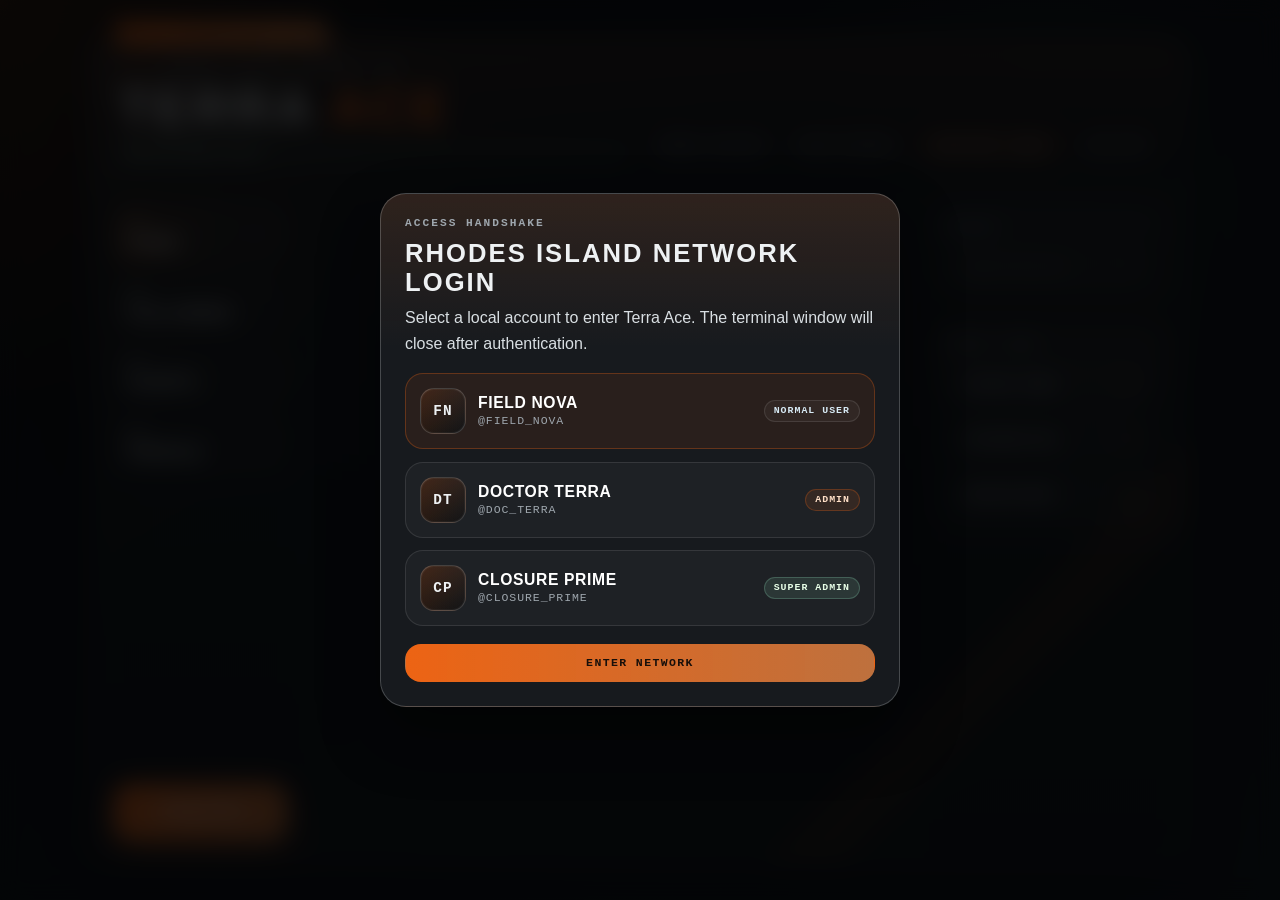
<file: TerraLance/Terra/terra-ace.html>
<!DOCTYPE html>
<html lang="en">
<head>
    <meta charset="UTF-8">
    <meta name="viewport" content="width=device-width, initial-scale=1.0, user-scalable=yes">
    <title>Terra Ace | Rhodes Island</title>
    <style>
        :root {
            --bg: #0b0d10;
            --panel: rgba(16, 18, 21, 0.92);
            --panel-strong: rgba(24, 27, 31, 0.98);
            --panel-soft: rgba(20, 24, 29, 0.78);
            --line: rgba(255, 255, 255, 0.1);
            --line-strong: rgba(236, 239, 242, 0.22);
            --text: #eef1f3;
            --muted: #9ea6ad;
            --accent: #ff6a13;
            --accent-soft: rgba(255, 106, 19, 0.18);
            --hazard: #d64a3a;
            --med: #89d3b2;
            --yellow: #f0c75e;
            --shadow: 0 28px 60px rgba(0, 0, 0, 0.45);
            --radius: 22px;
            --mono: "Consolas", "IBM Plex Mono", "Courier New", monospace;
            --sans: "Bahnschrift", "Segoe UI", "Arial", sans-serif;
        }

        * {
            box-sizing: border-box;
            margin: 0;
            padding: 0;
        }

        html {
            color-scheme: dark;
        }

        body {
            min-height: 100vh;
            display: flex;
            align-items: center;
            justify-content: center;
            padding: 28px;
            overflow: hidden;
            background:
                radial-gradient(circle at top left, rgba(255, 106, 19, 0.16), transparent 28%),
                radial-gradient(circle at 80% 20%, rgba(137, 211, 178, 0.08), transparent 22%),
                linear-gradient(135deg, #050608 0%, #0a0c0f 45%, #0e1217 100%);
            color: var(--text);
            font-family: var(--sans);
        }

        body::before,
        body::after {
            content: "";
            position: fixed;
            inset: 0;
            pointer-events: none;
        }

        body::before {
            background:
                linear-gradient(rgba(255, 255, 255, 0.02) 1px, transparent 1px),
                linear-gradient(90deg, rgba(255, 255, 255, 0.02) 1px, transparent 1px);
            background-size: 48px 48px;
            mask-image: radial-gradient(circle at center, black 55%, transparent 100%);
            opacity: 0.45;
        }

        body::after {
            background:
                repeating-linear-gradient(
                    90deg,
                    transparent 0 18px,
                    rgba(255, 255, 255, 0.025) 18px 20px
                );
            opacity: 0.14;
        }

        .site-container {
            width: min(100%, 1100px);
            position: relative;
            z-index: 1;
        }

        .site-container::before {
            content: "R.I.//PHARMACORE FEED";
            position: absolute;
            top: -14px;
            left: 26px;
            padding: 6px 12px;
            background: linear-gradient(90deg, var(--accent), #ff8f45);
            color: #130e0b;
            font: 700 0.68rem/1 var(--mono);
            letter-spacing: 0.24em;
            text-transform: uppercase;
            clip-path: polygon(0 0, 95% 0, 100% 100%, 0 100%);
            z-index: 3;
        }

        .social-card {
            position: relative;
            min-height: min(92vh, 920px);
            max-height: 92vh;
            display: flex;
            flex-direction: column;
            overflow: hidden;
            border: 1px solid var(--line-strong);
            border-radius: 28px;
            background:
                linear-gradient(180deg, rgba(255, 255, 255, 0.02), transparent 24%),
                linear-gradient(140deg, rgba(255, 106, 19, 0.04), transparent 35%),
                var(--panel);
            box-shadow: var(--shadow);
            backdrop-filter: blur(14px);
        }

        .social-card::before {
            content: "";
            position: absolute;
            inset: 0;
            background:
                linear-gradient(135deg, transparent 0 78%, rgba(255, 106, 19, 0.08) 78% 82%, transparent 82%),
                linear-gradient(180deg, transparent 0 16px, rgba(255, 255, 255, 0.03) 16px 17px, transparent 17px);
            pointer-events: none;
        }

        .site-header {
            position: relative;
            display: grid;
            grid-template-columns: 1fr auto;
            gap: 16px;
            align-items: end;
            padding: 26px 28px 20px;
            border-bottom: 1px solid var(--line);
            background:
                linear-gradient(90deg, rgba(255, 255, 255, 0.03), transparent 35%),
                linear-gradient(180deg, rgba(255, 106, 19, 0.08), transparent);
        }

        .site-header::after {
            content: "|||| ||| |||| ||";
            position: absolute;
            top: 16px;
            right: 28px;
            color: rgba(255, 255, 255, 0.16);
            font: 700 0.72rem/1 var(--mono);
            letter-spacing: 0.16em;
        }

        .header-copy {
            display: flex;
            flex-direction: column;
            gap: 10px;
        }

        .header-kicker {
            display: inline-flex;
            width: fit-content;
            align-items: center;
            gap: 10px;
            color: var(--muted);
            font: 700 0.73rem/1 var(--mono);
            letter-spacing: 0.18em;
            text-transform: uppercase;
        }

        .header-kicker::before {
            content: "";
            width: 38px;
            height: 1px;
            background: var(--accent);
            box-shadow: 16px 0 0 rgba(255, 255, 255, 0.18);
        }

        .site-header h1 {
            font-size: clamp(2rem, 4vw, 3.3rem);
            line-height: 0.95;
            letter-spacing: 0.08em;
            text-transform: uppercase;
            font-weight: 800;
        }

        .site-header h1 span {
            color: var(--accent);
        }

        .header-meta {
            display: flex;
            flex-wrap: wrap;
            gap: 10px;
            justify-content: flex-end;
        }

        .badge {
            padding: 10px 14px;
            border: 1px solid var(--line);
            border-radius: 999px;
            background: rgba(255, 255, 255, 0.03);
            color: var(--muted);
            font: 700 0.68rem/1 var(--mono);
            letter-spacing: 0.16em;
            text-transform: uppercase;
            white-space: nowrap;
        }

        .badge.alert {
            border-color: rgba(255, 106, 19, 0.28);
            background: rgba(255, 106, 19, 0.1);
            color: #ffd7c2;
        }

        .main-content {
            flex: 1;
            min-height: 0;
            overflow-y: auto;
            position: relative;
        }

        .main-content::-webkit-scrollbar,
        .feed::-webkit-scrollbar,
        .selected-media-preview::-webkit-scrollbar {
            width: 10px;
        }

        .main-content::-webkit-scrollbar-thumb,
        .feed::-webkit-scrollbar-thumb,
        .selected-media-preview::-webkit-scrollbar-thumb {
            background: rgba(255, 255, 255, 0.12);
            border-radius: 999px;
        }

        .feed {
            padding: 22px;
        }

        .loading,
        .empty-state {
            display: grid;
            place-items: center;
            min-height: 280px;
            text-align: center;
            color: var(--muted);
            font: 700 0.85rem/1.6 var(--mono);
            letter-spacing: 0.14em;
            text-transform: uppercase;
            border: 1px dashed var(--line);
            border-radius: var(--radius);
            background: rgba(255, 255, 255, 0.02);
        }

        .post,
        .activity-item,
        .following-item,
        .profile-header {
            position: relative;
            background: var(--panel-soft);
            border: 1px solid var(--line);
            border-radius: var(--radius);
            overflow: hidden;
        }

        .post {
            margin-bottom: 18px;
            padding: 18px;
            transition: transform 160ms ease, border-color 160ms ease, background 160ms ease;
        }

        .post::before,
        .activity-item::before,
        .following-item::before,
        .profile-header::before {
            content: "";
            position: absolute;
            left: 0;
            top: 0;
            bottom: 0;
            width: 4px;
            background: linear-gradient(180deg, var(--accent), transparent 70%);
        }

        .post:hover,
        .activity-item:hover,
        .following-item:hover {
            transform: translateY(-2px);
            border-color: rgba(255, 255, 255, 0.18);
            background: rgba(23, 26, 31, 0.96);
        }

        .post-header {
            display: flex;
            align-items: flex-start;
            gap: 14px;
            margin-bottom: 14px;
            cursor: pointer;
        }

        .avatar,
        .profile-avatar {
            flex-shrink: 0;
            display: grid;
            place-items: center;
            border: 1px solid rgba(255, 255, 255, 0.18);
            color: var(--text);
            background:
                linear-gradient(135deg, rgba(255, 106, 19, 0.2), rgba(255, 255, 255, 0.04)),
                linear-gradient(180deg, #13161a, #090b0d);
            box-shadow: inset 0 0 0 1px rgba(255, 255, 255, 0.04);
            font-family: var(--mono);
            letter-spacing: 0.08em;
        }

        .avatar {
            width: 46px;
            height: 46px;
            border-radius: 14px;
            font-size: 0.9rem;
            font-weight: 700;
        }

        .profile-avatar {
            width: 88px;
            height: 88px;
            margin: 0 auto 18px;
            border-radius: 24px;
            font-size: 1.8rem;
            font-weight: 800;
        }

        .avatar img,
        .profile-avatar img {
            width: 100%;
            height: 100%;
            object-fit: cover;
            display: block;
        }

        .post-headline {
            display: flex;
            flex-wrap: wrap;
            align-items: center;
            gap: 8px;
        }

        .user-name {
            font-size: 0.98rem;
            font-weight: 700;
            letter-spacing: 0.04em;
            text-transform: uppercase;
        }

        .timestamp,
        .subtle-id {
            color: var(--muted);
            font: 0.72rem/1.5 var(--mono);
            letter-spacing: 0.08em;
            text-transform: uppercase;
        }

        .repost-badge,
        .status-chip {
            display: inline-flex;
            align-items: center;
            gap: 6px;
            padding: 4px 8px;
            border-radius: 999px;
            border: 1px solid rgba(255, 255, 255, 0.12);
            background: rgba(255, 255, 255, 0.04);
            color: #d7dbe0;
            font: 700 0.62rem/1 var(--mono);
            letter-spacing: 0.08em;
            text-transform: uppercase;
        }

        .status-chip.med {
            color: #d3fff0;
            border-color: rgba(137, 211, 178, 0.24);
            background: rgba(137, 211, 178, 0.08);
        }

        .post-header-main {
            flex: 1;
            min-width: 0;
        }

        .delete-post-btn,
        .close-modal,
        .remove-media {
            border: 1px solid var(--line);
            background: rgba(255, 255, 255, 0.04);
            color: var(--text);
            cursor: pointer;
            transition: background 160ms ease, border-color 160ms ease, color 160ms ease;
        }

        .delete-post-btn {
            width: 34px;
            height: 34px;
            border-radius: 12px;
            font-size: 0.85rem;
        }

        .delete-post-btn:hover,
        .close-modal:hover,
        .remove-media:hover {
            border-color: rgba(255, 106, 19, 0.35);
            background: rgba(255, 106, 19, 0.12);
            color: #fff1e8;
        }

        .post-text {
            position: relative;
            margin: 0.5rem 0 0.95rem;
            padding: 14px 16px 14px 18px;
            border: 1px solid var(--line);
            border-radius: 18px;
            background:
                linear-gradient(90deg, rgba(255, 106, 19, 0.08), transparent 24%),
                rgba(255, 255, 255, 0.02);
            color: #edf0f2;
            line-height: 1.65;
        }

        .post-text::before {
            content: "LOG";
            position: absolute;
            top: -10px;
            right: 14px;
            padding: 3px 7px;
            color: var(--muted);
            background: var(--panel-strong);
            font: 700 0.58rem/1 var(--mono);
            letter-spacing: 0.16em;
            text-transform: uppercase;
        }

        .media-grid,
        .activity-media-grid,
        .preview-grid {
            display: grid;
            grid-template-columns: repeat(auto-fill, minmax(145px, 1fr));
            gap: 12px;
        }

        .activity-media-grid {
            grid-template-columns: repeat(auto-fill, minmax(110px, 1fr));
            margin-top: 10px;
        }

        .media-item,
        .activity-media-item,
        .preview-item {
            position: relative;
            overflow: hidden;
            border-radius: 18px;
            border: 1px solid var(--line);
            background:
                linear-gradient(180deg, rgba(255, 255, 255, 0.02), transparent),
                #0b0d10;
        }

        .media-item::after,
        .activity-media-item::after,
        .preview-item::after {
            content: "ARCHIVE";
            position: absolute;
            left: 10px;
            bottom: 10px;
            padding: 4px 7px;
            background: rgba(0, 0, 0, 0.55);
            color: rgba(255, 255, 255, 0.82);
            font: 700 0.55rem/1 var(--mono);
            letter-spacing: 0.14em;
            text-transform: uppercase;
        }

        .media-item,
        .activity-media-item {
            cursor: pointer;
        }

        .media-item img,
        .media-item video,
        .activity-media-item img,
        .activity-media-item video,
        .preview-item img,
        .preview-item video {
            display: block;
            width: 100%;
            object-fit: cover;
            filter: saturate(0.88) contrast(1.02);
        }

        .media-item img,
        .media-item video {
            height: 190px;
        }

        .activity-media-item img,
        .activity-media-item video,
        .preview-item img,
        .preview-item video {
            height: 108px;
        }

        .post-actions {
            display: flex;
            flex-wrap: wrap;
            gap: 10px;
            margin-top: 12px;
            padding-top: 14px;
            border-top: 1px solid var(--line);
        }

        .action-btn,
        .nav-tab,
        .media-option,
        .modal-submit,
        .back-btn,
        .follow-btn,
        .activity-tab,
        .add-comment,
        .utility-btn {
            border: 1px solid var(--line);
            color: var(--text);
            cursor: pointer;
            transition: transform 160ms ease, background 160ms ease, border-color 160ms ease, color 160ms ease;
        }

        .action-btn {
            display: inline-flex;
            align-items: center;
            gap: 8px;
            padding: 9px 12px;
            border-radius: 999px;
            background: rgba(255, 255, 255, 0.03);
            font: 700 0.7rem/1 var(--mono);
            letter-spacing: 0.12em;
            text-transform: uppercase;
        }

        .action-btn:hover,
        .nav-tab:hover,
        .media-option:hover,
        .back-btn:hover,
        .follow-btn:hover,
        .activity-tab:hover,
        .add-comment:hover,
        .utility-btn:hover {
            transform: translateY(-1px);
            background: rgba(255, 255, 255, 0.06);
            border-color: rgba(255, 255, 255, 0.18);
        }

        .like-btn.liked,
        .bookmark-btn.bookmarked,
        .repost-btn.reposted {
            border-color: transparent;
            color: #fff5ef;
            background: linear-gradient(90deg, rgba(255, 106, 19, 0.78), rgba(255, 146, 74, 0.58));
        }

        .comment-section {
            margin-top: 14px;
            padding: 14px;
            border: 1px solid var(--line);
            border-radius: 18px;
            background: rgba(7, 8, 10, 0.5);
            display: none;
        }

        .comment-section.open {
            display: block;
        }

        .single-comment {
            padding: 10px 0;
            border-bottom: 1px solid rgba(255, 255, 255, 0.06);
            line-height: 1.6;
        }

        .single-comment:last-child {
            border-bottom: 0;
        }

        .comment-input-area {
            display: flex;
            gap: 10px;
            margin-top: 12px;
        }

        .comment-input,
        .modal-textarea,
        .search-input {
            width: 100%;
            border: 1px solid var(--line);
            border-radius: 18px;
            background: rgba(255, 255, 255, 0.03);
            color: var(--text);
            outline: none;
        }

        .comment-input,
        .search-input {
            padding: 12px 14px;
        }

        .comment-input:focus,
        .modal-textarea:focus,
        .search-input:focus {
            border-color: rgba(255, 106, 19, 0.34);
            box-shadow: 0 0 0 3px rgba(255, 106, 19, 0.12);
        }

        .add-comment {
            flex-shrink: 0;
            padding: 0 16px;
            border-radius: 16px;
            background: rgba(255, 255, 255, 0.04);
            font: 700 0.72rem/1 var(--mono);
            letter-spacing: 0.12em;
            text-transform: uppercase;
        }

        .app-layout {
            display: grid;
            grid-template-columns: 220px minmax(0, 1fr) 280px;
            flex: 1;
            min-height: 0;
        }

        .left-rail,
        .right-rail {
            display: flex;
            flex-direction: column;
            gap: 18px;
            padding: 22px;
            background: linear-gradient(180deg, rgba(255, 255, 255, 0.02), rgba(0, 0, 0, 0.08));
        }

        .left-rail {
            border-right: 1px solid var(--line);
        }

        .right-rail {
            border-left: 1px solid var(--line);
        }

        .bottom-nav {
            display: grid;
            grid-template-columns: 1fr;
            gap: 10px;
            padding: 0;
            border-top: 0;
            background: none;
        }

        .nav-tab {
            display: flex;
            flex-direction: column;
            align-items: flex-start;
            gap: 6px;
            padding: 12px 14px;
            border-radius: 18px;
            background: rgba(255, 255, 255, 0.03);
            text-align: left;
            font: 700 0.68rem/1 var(--mono);
            letter-spacing: 0.12em;
            text-transform: uppercase;
        }

        .nav-tab strong {
            font-size: 1.05rem;
            letter-spacing: 0.02em;
            font-family: var(--sans);
        }

        .nav-tab.active {
            border-color: rgba(255, 106, 19, 0.3);
            background:
                linear-gradient(90deg, rgba(255, 106, 19, 0.14), transparent 70%),
                rgba(255, 255, 255, 0.04);
            color: #fff4ee;
        }

        .rail-panel {
            display: grid;
            gap: 12px;
            padding: 16px;
            border: 1px solid var(--line);
            border-radius: 22px;
            background:
                linear-gradient(180deg, rgba(255, 255, 255, 0.03), transparent 48%),
                rgba(255, 255, 255, 0.02);
        }

        .rail-label {
            color: var(--muted);
            font: 700 0.68rem/1 var(--mono);
            letter-spacing: 0.16em;
            text-transform: uppercase;
        }

        .rail-actions {
            display: grid;
            gap: 10px;
        }

        .utility-btn {
            display: flex;
            align-items: center;
            justify-content: space-between;
            width: 100%;
            padding: 14px 16px;
            border-radius: 18px;
            background: rgba(255, 255, 255, 0.03);
            text-decoration: none;
            text-align: left;
            font: 700 0.72rem/1 var(--mono);
            letter-spacing: 0.12em;
            text-transform: uppercase;
        }

        .utility-btn::after {
            content: ">";
            color: var(--accent);
            font-size: 0.95rem;
        }

        .floating-post-btn {
            position: relative;
            right: auto;
            bottom: auto;
            width: 100%;
            height: 58px;
            display: grid;
            place-items: center;
            border: 1px solid rgba(255, 106, 19, 0.28);
            border-radius: 18px;
            background:
                linear-gradient(135deg, rgba(255, 106, 19, 0.95), rgba(255, 146, 74, 0.76)),
                #26140b;
            box-shadow: 0 18px 40px rgba(255, 106, 19, 0.2);
            cursor: pointer;
            margin-top: auto;
            transition: transform 160ms ease, box-shadow 160ms ease;
        }

        .floating-post-btn:hover {
            transform: translateY(-2px) scale(1.02);
            box-shadow: 0 22px 42px rgba(255, 106, 19, 0.28);
        }

        .floating-post-btn span {
            font-size: 1rem;
            font-weight: 700;
            letter-spacing: 0.22em;
            text-transform: uppercase;
        }

        .modal-overlay,
        .media-fullscreen {
            position: fixed;
            inset: 0;
            display: flex;
            align-items: center;
            justify-content: center;
            padding: 20px;
            z-index: 1000;
        }

        .modal-overlay {
            background: rgba(0, 0, 0, 0.84);
            backdrop-filter: blur(10px);
            opacity: 0;
            visibility: hidden;
            transition: opacity 200ms ease, visibility 200ms ease;
        }

        .modal-overlay.active {
            opacity: 1;
            visibility: visible;
        }

        .modal-content {
            width: min(100%, 720px);
            padding: 24px;
            border: 1px solid var(--line-strong);
            border-radius: 28px;
            background:
                linear-gradient(180deg, rgba(255, 106, 19, 0.08), transparent 24%),
                var(--panel-strong);
            box-shadow: var(--shadow);
        }

        .modal-header {
            display: flex;
            justify-content: space-between;
            align-items: center;
            margin-bottom: 16px;
        }

        .modal-header h3 {
            font-size: 1.25rem;
            font-weight: 800;
            letter-spacing: 0.08em;
            text-transform: uppercase;
        }

        .close-modal {
            width: 38px;
            height: 38px;
            border-radius: 12px;
            font-size: 1.2rem;
        }

        .modal-textarea {
            min-height: 150px;
            padding: 16px;
            resize: vertical;
            margin-bottom: 16px;
            line-height: 1.6;
        }

        .media-options {
            display: flex;
            flex-wrap: wrap;
            gap: 12px;
            margin-bottom: 16px;
        }

        .media-option,
        .modal-submit,
        .back-btn,
        .follow-btn,
        .activity-tab {
            padding: 12px 16px;
            border-radius: 16px;
            background: rgba(255, 255, 255, 0.04);
            font: 700 0.72rem/1 var(--mono);
            letter-spacing: 0.12em;
            text-transform: uppercase;
        }

        .modal-submit {
            width: 100%;
            justify-content: center;
            background: linear-gradient(90deg, rgba(255, 106, 19, 0.92), rgba(255, 146, 74, 0.72));
            border-color: transparent;
            color: #180f0a;
        }

        .selected-media-preview {
            display: none;
            max-height: 240px;
            overflow-y: auto;
            padding: 12px;
            margin-bottom: 16px;
            border: 1px solid var(--line);
            border-radius: 18px;
            background: rgba(255, 255, 255, 0.02);
        }

        .remove-media {
            position: absolute;
            top: 8px;
            right: 8px;
            width: 28px;
            height: 28px;
            border-radius: 50%;
        }

        .profile-header {
            padding: 24px;
            margin-bottom: 18px;
        }

        .profile-banner {
            position: relative;
            height: 180px;
            margin: -24px -24px 22px;
            overflow: hidden;
            background:
                linear-gradient(135deg, rgba(255, 106, 19, 0.28), transparent 45%),
                linear-gradient(120deg, #171b20, #0d1014 55%, #14191f);
        }

        .profile-banner::after {
            content: "|||| || |||| ||| ||";
            position: absolute;
            right: 18px;
            bottom: 18px;
            color: rgba(255, 255, 255, 0.2);
            font: 700 0.7rem/1 var(--mono);
            letter-spacing: 0.16em;
        }

        .profile-banner img {
            width: 100%;
            height: 100%;
            object-fit: cover;
            display: block;
            filter: saturate(0.88) contrast(1.04);
        }

        .profile-stack {
            position: relative;
            z-index: 1;
        }

        .profile-avatar-wrap {
            margin-top: -70px;
            display: flex;
            justify-content: center;
        }

        .profile-header h3 {
            font-size: 1.4rem;
            letter-spacing: 0.06em;
            text-transform: uppercase;
            margin-bottom: 6px;
        }

        .profile-bio {
            width: min(100%, 720px);
            margin: 14px auto 0;
            color: #d8dde1;
            line-height: 1.7;
        }

        .profile-actions {
            display: flex;
            flex-wrap: wrap;
            gap: 10px;
            justify-content: center;
            margin-top: 14px;
        }

        .panel-block {
            margin-top: 18px;
            padding: 18px;
            border: 1px solid var(--line);
            border-radius: 20px;
            background: rgba(255, 255, 255, 0.03);
            text-align: left;
        }

        .panel-block h4 {
            margin-bottom: 8px;
            font-size: 0.95rem;
            letter-spacing: 0.08em;
            text-transform: uppercase;
        }

        .panel-copy {
            margin-bottom: 14px;
            color: var(--muted);
            font: 0.72rem/1.6 var(--mono);
            letter-spacing: 0.06em;
            text-transform: uppercase;
        }

        .summary-grid {
            display: grid;
            grid-template-columns: repeat(3, minmax(0, 1fr));
            gap: 10px;
        }

        .summary-tile {
            padding: 14px;
            border: 1px solid var(--line);
            border-radius: 16px;
            background: rgba(255, 255, 255, 0.03);
        }

        .summary-tile strong {
            display: block;
            font-size: 1.15rem;
        }

        .summary-tile span {
            display: block;
            margin-top: 6px;
            color: var(--muted);
            font: 700 0.62rem/1.2 var(--mono);
            letter-spacing: 0.12em;
            text-transform: uppercase;
        }

        .registry-list {
            display: grid;
            gap: 12px;
        }

        .registry-item {
            display: grid;
            grid-template-columns: auto 1fr auto auto auto;
            gap: 12px;
            align-items: center;
            padding: 14px;
            border: 1px solid var(--line);
            border-radius: 18px;
            background: rgba(255, 255, 255, 0.02);
        }

        .registry-meta {
            min-width: 0;
        }

        .role-badge {
            display: inline-flex;
            align-items: center;
            gap: 6px;
            padding: 5px 9px;
            border-radius: 999px;
            border: 1px solid var(--line);
            background: rgba(255, 255, 255, 0.04);
            font: 700 0.62rem/1 var(--mono);
            letter-spacing: 0.1em;
            text-transform: uppercase;
        }

        .role-badge.user {
            color: #d7eaf5;
        }

        .role-badge.admin {
            color: #ffe0c8;
            border-color: rgba(255, 106, 19, 0.24);
            background: rgba(255, 106, 19, 0.1);
        }

        .role-badge.super_admin {
            color: #e8ffe8;
            border-color: rgba(137, 211, 178, 0.26);
            background: rgba(137, 211, 178, 0.12);
        }

        .role-select,
        .profile-input,
        .profile-textarea {
            width: 100%;
            border: 1px solid var(--line);
            border-radius: 16px;
            background: rgba(255, 255, 255, 0.04);
            color: var(--text);
            padding: 12px 14px;
            outline: none;
        }

        .role-select:focus,
        .profile-input:focus,
        .profile-textarea:focus {
            border-color: rgba(255, 106, 19, 0.34);
            box-shadow: 0 0 0 3px rgba(255, 106, 19, 0.12);
        }

        .profile-textarea {
            min-height: 118px;
            resize: vertical;
        }

        .profile-form-grid {
            display: grid;
            gap: 14px;
            margin-bottom: 16px;
        }

        .form-field label {
            display: block;
            margin-bottom: 8px;
            color: var(--muted);
            font: 700 0.68rem/1 var(--mono);
            letter-spacing: 0.12em;
            text-transform: uppercase;
        }

        .file-row,
        .modal-actions {
            display: flex;
            flex-wrap: wrap;
            gap: 12px;
        }

        .file-chip {
            padding: 12px 16px;
            border: 1px solid var(--line);
            border-radius: 16px;
            background: rgba(255, 255, 255, 0.04);
            color: var(--text);
            cursor: pointer;
            font: 700 0.7rem/1 var(--mono);
            letter-spacing: 0.12em;
            text-transform: uppercase;
        }

        .preview-strip {
            display: grid;
            grid-template-columns: repeat(2, minmax(0, 1fr));
            gap: 12px;
            margin-bottom: 16px;
        }

        .preview-card {
            min-height: 120px;
            overflow: hidden;
            border: 1px solid var(--line);
            border-radius: 18px;
            background: rgba(255, 255, 255, 0.03);
        }

        .preview-card img {
            width: 100%;
            height: 100%;
            object-fit: cover;
            display: block;
        }

        .preview-card.fallback {
            display: grid;
            place-items: center;
            color: var(--muted);
            font: 700 0.72rem/1.5 var(--mono);
            letter-spacing: 0.08em;
            text-transform: uppercase;
        }

        .detail-shell {
            display: grid;
            gap: 16px;
        }

        .detail-marker {
            display: inline-flex;
            width: fit-content;
            padding: 6px 10px;
            border-radius: 999px;
            border: 1px solid rgba(255, 106, 19, 0.26);
            background: rgba(255, 106, 19, 0.1);
            color: #ffe0cb;
            font: 700 0.65rem/1 var(--mono);
            letter-spacing: 0.14em;
            text-transform: uppercase;
        }

        .login-overlay {
            position: fixed;
            inset: 0;
            display: flex;
            align-items: center;
            justify-content: center;
            padding: 20px;
            background: rgba(3, 4, 6, 0.82);
            backdrop-filter: blur(12px);
            z-index: 1200;
            opacity: 0;
            visibility: hidden;
            transition: opacity 260ms ease, visibility 260ms ease;
        }

        .login-overlay.active {
            opacity: 1;
            visibility: visible;
        }

        .login-overlay.closing .login-window {
            transform: translateY(-18px) scale(0.96);
            opacity: 0;
        }

        .login-window {
            width: min(100%, 520px);
            padding: 24px;
            border: 1px solid var(--line-strong);
            border-radius: 26px;
            background:
                linear-gradient(180deg, rgba(255, 106, 19, 0.1), transparent 30%),
                var(--panel-strong);
            box-shadow: var(--shadow);
            transition: transform 260ms ease, opacity 260ms ease;
        }

        .login-kicker {
            margin-bottom: 10px;
            color: var(--muted);
            font: 700 0.7rem/1 var(--mono);
            letter-spacing: 0.18em;
            text-transform: uppercase;
        }

        .login-window h2 {
            font-size: 1.6rem;
            letter-spacing: 0.08em;
            text-transform: uppercase;
            margin-bottom: 8px;
        }

        .login-copy {
            margin-bottom: 18px;
            color: #d9dfe3;
            line-height: 1.6;
        }

        .login-user-list {
            display: grid;
            gap: 12px;
            margin-bottom: 18px;
        }

        .login-user-card {
            display: grid;
            grid-template-columns: auto 1fr auto;
            gap: 12px;
            align-items: center;
            padding: 14px;
            border: 1px solid var(--line);
            border-radius: 18px;
            background: rgba(255, 255, 255, 0.03);
            cursor: pointer;
            transition: transform 160ms ease, border-color 160ms ease, background 160ms ease;
        }

        .login-user-card:hover,
        .login-user-card.selected {
            transform: translateY(-1px);
            border-color: rgba(255, 106, 19, 0.28);
            background: rgba(255, 106, 19, 0.08);
        }

        .badge-button {
            cursor: pointer;
        }

        .profile-stats {
            display: grid;
            grid-template-columns: repeat(4, minmax(0, 1fr));
            gap: 10px;
            margin: 20px 0;
        }

        .stat-box {
            padding: 14px;
            border: 1px solid var(--line);
            border-radius: 18px;
            background: rgba(255, 255, 255, 0.03);
            cursor: pointer;
            text-align: center;
        }

        .stat-number {
            font-size: 1.35rem;
            font-weight: 800;
        }

        .stat-label {
            margin-top: 6px;
            color: var(--muted);
            font: 700 0.65rem/1 var(--mono);
            letter-spacing: 0.14em;
            text-transform: uppercase;
        }

        .activity-tabs {
            display: flex;
            flex-wrap: wrap;
            gap: 10px;
            margin-bottom: 18px;
        }

        .activity-tab.active,
        .follow-btn,
        .back-btn {
            border-color: rgba(255, 106, 19, 0.32);
            background: rgba(255, 106, 19, 0.12);
        }

        .following-item,
        .activity-item {
            padding: 16px;
            margin-bottom: 12px;
        }

        .following-item.clickable {
            cursor: pointer;
        }

        .back-btn {
            margin-bottom: 16px;
        }

        .media-fullscreen {
            background: rgba(0, 0, 0, 0.9);
            backdrop-filter: blur(8px);
            cursor: zoom-out;
        }

        .media-fullscreen img,
        .media-fullscreen video {
            max-width: min(96vw, 1200px);
            max-height: 92vh;
            border-radius: 20px;
            border: 1px solid rgba(255, 255, 255, 0.14);
            box-shadow: var(--shadow);
        }

        .clickable {
            cursor: pointer;
        }

        @media (max-width: 820px) {
            body {
                padding: 12px;
            }

            .site-container::before {
                left: 16px;
                top: -10px;
                font-size: 0.58rem;
            }

            .social-card {
                min-height: 100vh;
                max-height: none;
                border-radius: 22px;
            }

            .app-layout {
                grid-template-columns: 1fr;
            }

            .site-header,
            .feed,
            .left-rail,
            .right-rail,
            .modal-content,
            .profile-header {
                padding-left: 16px;
                padding-right: 16px;
            }

            .site-header {
                grid-template-columns: 1fr;
                align-items: start;
            }

            .header-meta {
                justify-content: flex-start;
            }

            .left-rail {
                border-right: 0;
                border-bottom: 1px solid var(--line);
            }

            .right-rail {
                border-left: 0;
                border-top: 1px solid var(--line);
            }

            .bottom-nav {
                grid-template-columns: repeat(2, 1fr);
            }

            .floating-post-btn {
                width: 100%;
                height: 56px;
                border-radius: 18px;
            }

            .profile-stats {
                grid-template-columns: repeat(2, minmax(0, 1fr));
            }

            .summary-grid,
            .preview-strip {
                grid-template-columns: 1fr;
            }

            .registry-item {
                grid-template-columns: 1fr;
                justify-items: start;
            }

            .comment-input-area {
                flex-direction: column;
            }

            .add-comment {
                height: 44px;
            }
        }
    </style>
</head>
<body>
<div class="site-container">
    <div class="social-card">
        <div class="site-header">
            <div class="header-copy">
                <div class="header-kicker">Rhodes Island Internal Net</div>
                <h1>TERRA <span>ACE</span></h1>
                <div class="status-chip med">Med-Lab Social Relay</div>
            </div>
            <div class="header-meta">
                <div class="badge">Babel Sector</div>
                <div class="badge" id="roleBadge">Role Access</div>
                <div class="badge alert" id="sessionBadge">Awaiting Login</div>
                <button class="badge badge-button" id="logoutBtn" type="button">Log Out</button>
            </div>
        </div>
        <div class="app-layout">
            <aside class="left-rail" aria-label="Primary navigation">
                <div class="bottom-nav">
                    <button class="nav-tab active" data-tab="home"><span>01</span><strong>Home</strong></button>
                    <button class="nav-tab" data-tab="following"><span>02</span><strong>Following</strong></button>
                    <button class="nav-tab" data-tab="notifications"><span>03</span><strong>Alerts</strong></button>
                    <button class="nav-tab" data-tab="profile"><span>04</span><strong>Profile</strong></button>
                </div>
                <div class="floating-post-btn" id="floatingPostBtn" aria-label="Create post"><span>Create</span></div>
            </aside>
            <div class="main-content" id="mainContent"><div class="loading">Synchronizing operator records...</div></div>
            <aside class="right-rail" aria-label="Secondary actions">
                <div class="rail-panel">
                    <label class="rail-label" for="terraSearch">Search</label>
                    <input class="search-input" id="terraSearch" type="search" placeholder="Search Terra Ace">
                </div>
                <div class="rail-panel">
                    <div class="rail-label">Quick Links</div>
                    <div class="rail-actions">
                        <a class="utility-btn" href="../index.html">Access Node</a>
                        <a class="utility-btn" href="./Information/akinfos.html">Information</a>
                        <a class="utility-btn" href="./Recruitment/akrecruitment.html">Recruitment</a>
                    </div>
                </div>
            </aside>
        </div>
    </div>
</div>

<div class="modal-overlay" id="postModal">
    <div class="modal-content">
        <div class="modal-header">
            <h3>Create Dispatch</h3>
            <button class="close-modal" id="closeModalBtn" aria-label="Close modal">×</button>
        </div>
        <textarea class="modal-textarea" id="postContentInput" placeholder="Transmit field notes, logistics, or operator status."></textarea>
        <div class="media-options">
            <button type="button" class="media-option" id="imageUploadLabel">Attach Image</button>
            <input type="file" id="imageUpload" accept="image/*" multiple style="display:none">
            <button type="button" class="media-option" id="videoUploadLabel">Attach Video</button>
            <input type="file" id="videoUpload" accept="video/mp4,video/quicktime,.mov" multiple style="display:none">
        </div>
        <div id="mediaPreviewContainer" class="selected-media-preview">
            <div class="preview-grid" id="previewGrid"></div>
        </div>
        <button class="modal-submit" id="submitPostBtn">Commit To Feed</button>
    </div>
</div>

<div class="modal-overlay" id="profileEditModal">
    <div class="modal-content">
        <div class="modal-header">
            <h3>Edit Operator Profile</h3>
            <button class="close-modal" id="closeProfileEditBtn" aria-label="Close profile editor">×</button>
        </div>
        <div class="profile-form-grid">
            <div class="form-field">
                <label for="editProfileName">Display Name</label>
                <input class="profile-input" id="editProfileName" type="text" maxlength="32" placeholder="Operator display name">
            </div>
            <div class="form-field">
                <label for="editProfileBio">Profile Bio</label>
                <textarea class="profile-textarea" id="editProfileBio" placeholder="Short operator dossier or status note."></textarea>
            </div>
        </div>
        <div class="file-row">
            <label class="file-chip" for="editAvatarUpload">Upload Profile Picture</label>
            <input type="file" id="editAvatarUpload" accept="image/*" style="display:none">
            <label class="file-chip" for="editBannerUpload">Upload Profile Banner</label>
            <input type="file" id="editBannerUpload" accept="image/*" style="display:none">
            <button class="file-chip" type="button" id="clearAvatarBtn">Clear Picture</button>
            <button class="file-chip" type="button" id="clearBannerBtn">Clear Banner</button>
        </div>
        <div class="preview-strip">
            <div class="preview-card" id="avatarPreviewCard"></div>
            <div class="preview-card" id="bannerPreviewCard"></div>
        </div>
        <div class="modal-actions">
            <button class="modal-submit" id="saveProfileBtn">Save Profile</button>
        </div>
    </div>
</div>

<div class="login-overlay active" id="loginOverlay">
    <div class="login-window">
        <div class="login-kicker">Access Handshake</div>
        <h2>Rhodes Island Network Login</h2>
        <div class="login-copy">Select a local account to enter Terra Ace. The terminal window will close after authentication.</div>
        <div class="login-user-list" id="loginUserList"></div>
        <button class="modal-submit" id="loginBtn">Enter Network</button>
    </div>
</div>

<script>
    const PREFIX = "terraace_";
    const USER_KEY = PREFIX + "users";
    const POST_KEY = PREFIX + "posts";
    const NOTIF_KEY = PREFIX + "notifs";
    const TAB_KEY = PREFIX + "tab";
    const SESSION_KEY = PREFIX + "sessionUser";

    let allUsers = {};
    let allPosts = [];
    let notifications = [];
    let currentTab = "home";
    let currentUser = null;
    let sessionUserId = null;
    let loginSelection = null;
    let viewingProfile = null;
    let viewingPostId = null;
    let modalMedia = [];
    let pendingAvatarImage = "";
    let pendingBannerImage = "";

    const modal = document.getElementById("postModal");
    const floating = document.getElementById("floatingPostBtn");
    const closeModal = document.getElementById("closeModalBtn");
    const submitPost = document.getElementById("submitPostBtn");
    const postInput = document.getElementById("postContentInput");
    const imgUp = document.getElementById("imageUpload");
    const vidUp = document.getElementById("videoUpload");
    const imgLabel = document.getElementById("imageUploadLabel");
    const vidLabel = document.getElementById("videoUploadLabel");
    const previewContainer = document.getElementById("mediaPreviewContainer");
    const previewGrid = document.getElementById("previewGrid");
    const roleBadge = document.getElementById("roleBadge");
    const sessionBadge = document.getElementById("sessionBadge");
    const logoutBtn = document.getElementById("logoutBtn");
    const loginOverlay = document.getElementById("loginOverlay");
    const loginUserList = document.getElementById("loginUserList");
    const loginBtn = document.getElementById("loginBtn");
    const profileEditModal = document.getElementById("profileEditModal");
    const closeProfileEditBtn = document.getElementById("closeProfileEditBtn");
    const saveProfileBtn = document.getElementById("saveProfileBtn");
    const editProfileName = document.getElementById("editProfileName");
    const editProfileBio = document.getElementById("editProfileBio");
    const editAvatarUpload = document.getElementById("editAvatarUpload");
    const editBannerUpload = document.getElementById("editBannerUpload");
    const avatarPreviewCard = document.getElementById("avatarPreviewCard");
    const bannerPreviewCard = document.getElementById("bannerPreviewCard");
    const clearAvatarBtn = document.getElementById("clearAvatarBtn");
    const clearBannerBtn = document.getElementById("clearBannerBtn");

    function initialsFromName(name) {
        const parts = (name || "??").trim().split(/\s+/).filter(Boolean);
        return parts.slice(0, 2).map((part) => part[0]).join("").toUpperCase() || "??";
    }

    function roleLabel(role) {
        if (role === "super_admin") return "Super Admin";
        if (role === "admin") return "Admin";
        return "Normal User";
    }

    function esc(value) {
        if (!value) return "";
        const div = document.createElement("div");
        div.textContent = value;
        return div.innerHTML;
    }

    function time() {
        const d = new Date();
        return `${d.getHours().toString().padStart(2, "0")}:${d.getMinutes().toString().padStart(2, "0")}`;
    }

    function createDefaultUsers() {
        return {
            field_nova: {
                id: "field_nova",
                name: "Field Nova",
                avatar: "FN",
                role: "user",
                followers: ["doc_terra"],
                following: ["doc_terra"],
                bookmarkedPosts: [],
                bio: "Normal user account for daily reports, casual dispatches, and operator chatter.",
                avatarImage: "",
                bannerImage: ""
            },
            doc_terra: {
                id: "doc_terra",
                name: "Doctor Terra",
                avatar: "DT",
                role: "admin",
                followers: ["field_nova", "closure_prime"],
                following: ["field_nova", "closure_prime"],
                bookmarkedPosts: [],
                bio: "Admin account handling timeline moderation, logistics notes, and Rhodes Island field updates.",
                avatarImage: "",
                bannerImage: ""
            },
            closure_prime: {
                id: "closure_prime",
                name: "Closure Prime",
                avatar: "CP",
                role: "super_admin",
                followers: ["doc_terra"],
                following: ["doc_terra"],
                bookmarkedPosts: [],
                bio: "Super admin account for user, admin, and terminal management.",
                avatarImage: "",
                bannerImage: ""
            }
        };
    }

    function createDefaultPosts() {
        return [
            normalizePost({
                id: "seed_post_1",
                authorId: "field_nova",
                authorSnapshot: { name: "Field Nova", avatar: "FN", avatarImage: "" },
                content: "First pass on the relay terminal is clean. Anyone else testing the offline archive feed tonight?",
                mediaFiles: [],
                comments: [
                    { id: "seed_comment_1", userId: "doc_terra", username: "Doctor Terra", text: "Archive path is stable. Keep logging issues if you catch any edge cases." }
                ],
                timestamp: "08:12 · archive",
                isRepost: false,
                likedBy: ["doc_terra"],
                bookmarkedBy: [],
                repostedBy: []
            }),
            normalizePost({
                id: "seed_post_2",
                authorId: "doc_terra",
                authorSnapshot: { name: "Doctor Terra", avatar: "DT", avatarImage: "" },
                content: "Admin relay online. Post review, deletion, and archive tools are active for moderation sweeps.",
                mediaFiles: [],
                comments: [],
                timestamp: "07:46 · archive",
                isRepost: false,
                likedBy: ["field_nova", "closure_prime"],
                bookmarkedBy: ["field_nova"],
                repostedBy: []
            }),
            normalizePost({
                id: "seed_post_3",
                authorId: "closure_prime",
                authorSnapshot: { name: "Closure Prime", avatar: "CP", avatarImage: "" },
                content: "Super admin login now includes user-role switching and account cleanup. Keep the registry neat.",
                mediaFiles: [],
                comments: [],
                timestamp: "07:10 · archive",
                isRepost: false,
                likedBy: ["doc_terra"],
                bookmarkedBy: [],
                repostedBy: []
            })
        ];
    }

    function normalizeUser(user) {
        const name = user?.name || "Unknown User";
        return {
            id: user?.id || `user_${Date.now()}`,
            name,
            avatar: user?.avatar || initialsFromName(name),
            role: user?.role || "user",
            followers: Array.isArray(user?.followers) ? user.followers : [],
            following: Array.isArray(user?.following) ? user.following : [],
            bookmarkedPosts: Array.isArray(user?.bookmarkedPosts) ? user.bookmarkedPosts : [],
            bio: user?.bio || "No operator bio on file.",
            avatarImage: user?.avatarImage || "",
            bannerImage: user?.bannerImage || ""
        };
    }

    function normalizeComment(comment) {
        return {
            id: comment?.id || Date.now() + Math.random(),
            userId: comment?.userId || "",
            username: comment?.username || "Unknown User",
            text: comment?.text || ""
        };
    }

    function normalizePost(post) {
        const normalized = {
            id: post?.id || Date.now() + "_" + Math.random(),
            authorId: post?.authorId || "unknown_user",
            authorSnapshot: {
                name: post?.authorSnapshot?.name || post?.author || "Unknown User",
                avatar: post?.authorSnapshot?.avatar || post?.avatarInitial || "??",
                avatarImage: post?.authorSnapshot?.avatarImage || ""
            },
            content: post?.content || "",
            mediaFiles: Array.isArray(post?.mediaFiles) ? post.mediaFiles : [],
            comments: Array.isArray(post?.comments) ? post.comments.map(normalizeComment) : [],
            timestamp: post?.timestamp || `${time()} · just now`,
            isRepost: Boolean(post?.isRepost),
            originalAuthor: post?.originalAuthor || "",
            originalPostId: post?.originalPostId || null,
            likedBy: Array.isArray(post?.likedBy) ? post.likedBy : [],
            bookmarkedBy: Array.isArray(post?.bookmarkedBy) ? post.bookmarkedBy : [],
            repostedBy: Array.isArray(post?.repostedBy) ? post.repostedBy : []
        };
        syncPostCounters(normalized);
        return normalized;
    }

    function syncPostCounters(post) {
        post.likes = post.likedBy.length;
        post.bookmarks = post.bookmarkedBy.length;
        post.reposts = post.repostedBy.length;
        return post;
    }

    function load() {
        const storedUsers = localStorage.getItem(USER_KEY);
        const storedPosts = localStorage.getItem(POST_KEY);
        const storedNotifs = localStorage.getItem(NOTIF_KEY);
        const storedTab = localStorage.getItem(TAB_KEY);
        const storedSession = localStorage.getItem(SESSION_KEY);

        const parsedUsers = storedUsers ? JSON.parse(storedUsers) : createDefaultUsers();
        const parsedPosts = storedPosts ? JSON.parse(storedPosts) : createDefaultPosts();

        allUsers = Object.fromEntries(
            Object.entries(parsedUsers).map(([id, user]) => [id, normalizeUser({ ...user, id })])
        );
        allPosts = parsedPosts.map(normalizePost);
        notifications = storedNotifs ? JSON.parse(storedNotifs) : [];
        currentTab = storedTab || "home";
        sessionUserId = storedSession && allUsers[storedSession] ? storedSession : null;
        loginSelection = sessionUserId || Object.keys(allUsers)[0] || null;
        currentUser = sessionUserId ? allUsers[sessionUserId] : null;
        syncBookmarksFromPosts();
        pruneMissingRelations();
    }

    function save() {
        if (currentUser) {
            currentUser.avatar = currentUser.avatar || initialsFromName(currentUser.name);
            allUsers[currentUser.id] = currentUser;
        }
        localStorage.setItem(USER_KEY, JSON.stringify(allUsers));
        localStorage.setItem(POST_KEY, JSON.stringify(allPosts.map(syncPostCounters)));
        localStorage.setItem(NOTIF_KEY, JSON.stringify(notifications));
        localStorage.setItem(TAB_KEY, currentTab);
        localStorage.setItem(SESSION_KEY, sessionUserId || "");
    }

    function pruneMissingRelations() {
        const validUsers = new Set(Object.keys(allUsers));
        Object.values(allUsers).forEach((user) => {
            user.followers = user.followers.filter((id) => validUsers.has(id));
            user.following = user.following.filter((id) => validUsers.has(id));
        });
        allPosts.forEach((post) => {
            post.likedBy = post.likedBy.filter((id) => validUsers.has(id));
            post.bookmarkedBy = post.bookmarkedBy.filter((id) => validUsers.has(id));
            post.repostedBy = post.repostedBy.filter((id) => validUsers.has(id));
            syncPostCounters(post);
        });
    }

    function syncBookmarksFromPosts() {
        Object.values(allUsers).forEach((user) => {
            user.bookmarkedPosts = allPosts.filter((post) => post.bookmarkedBy.includes(user.id)).map((post) => post.id);
        });
    }

    function full(src, isVideo) {
        const overlay = document.createElement("div");
        overlay.className = "media-fullscreen";
        if (isVideo) {
            const video = document.createElement("video");
            video.src = src;
            video.controls = true;
            video.autoplay = true;
            overlay.appendChild(video);
        } else {
            const image = document.createElement("img");
            image.src = src;
            overlay.appendChild(image);
        }
        overlay.addEventListener("click", () => document.body.removeChild(overlay));
        document.body.appendChild(overlay);
    }

    function renderAvatar(user, className = "avatar") {
        if (user?.avatarImage) {
            return `<div class="${className}"><img src="${user.avatarImage}" alt="${esc(user.name || "avatar")}"></div>`;
        }
        return `<div class="${className}">${esc(user?.avatar || initialsFromName(user?.name || "Unknown"))}</div>`;
    }

    function renderRoleBadge(role) {
        return `<span class="role-badge ${role}">${esc(roleLabel(role))}</span>`;
    }

    function getUserForDisplay(userId, snapshot = {}) {
        if (allUsers[userId]) return allUsers[userId];
        return normalizeUser({
            id: userId || "unknown_user",
            name: snapshot.name || "Deleted User",
            avatar: snapshot.avatar || "??",
            avatarImage: snapshot.avatarImage || "",
            role: "user",
            followers: [],
            following: [],
            bookmarkedPosts: [],
            bio: "Archived account."
        });
    }

    function isPostLiked(post) {
        return currentUser ? post.likedBy.includes(currentUser.id) : false;
    }

    function isPostBookmarked(post) {
        return currentUser ? post.bookmarkedBy.includes(currentUser.id) : false;
    }

    function isPostReposted(post) {
        return currentUser ? post.repostedBy.includes(currentUser.id) : false;
    }

    function canDeletePost(post) {
    if (!currentUser) return false;
    // Any user can delete their own post
    if (post.authorId === currentUser.id) return true;
    // Super admins can delete any post
    if (currentUser.role === "super_admin") return true;
    // Admins can delete posts, but NOT posts authored by a super_admin
    if (currentUser.role === "admin") {
        const postAuthor = allUsers[post.authorId];
        return postAuthor
            ? postAuthor.role !== "super_admin"
            : true;
    }
    return false;
}

    function updateHeader() {
        if (!currentUser) {
            roleBadge.textContent = "Role Access";
            sessionBadge.textContent = "Awaiting Login";
            return;
        }
        roleBadge.textContent = `${roleLabel(currentUser.role)} Access`;
        sessionBadge.textContent = `${currentUser.name} Online`;
    }

    function renderLoginUsers() {
        loginUserList.innerHTML = Object.values(allUsers).map((user) => `
            <button class="login-user-card ${loginSelection === user.id ? "selected" : ""}" type="button" data-login-user="${user.id}">
                ${renderAvatar(user)}
                <div style="text-align:left">
                    <div class="user-name">${esc(user.name)}</div>
                    <div class="subtle-id">@${esc(user.id)}</div>
                </div>
                ${renderRoleBadge(user.role)}
            </button>
        `).join("");

        document.querySelectorAll("[data-login-user]").forEach((button) => {
            button.addEventListener("click", () => {
                loginSelection = button.getAttribute("data-login-user");
                renderLoginUsers();
            });
        });
    }

    function openLogin() {
        renderLoginUsers();
        loginOverlay.classList.add("active");
        loginOverlay.classList.remove("closing");
    }

    function closeLogin() {
        loginOverlay.classList.add("closing");
        setTimeout(() => {
            loginOverlay.classList.remove("active");
            loginOverlay.classList.remove("closing");
        }, 260);
    }

    function completeLogin() {
        if (!loginSelection || !allUsers[loginSelection]) return;
        sessionUserId = loginSelection;
        currentUser = allUsers[sessionUserId];
        save();
        updateHeader();
        refresh();
        closeLogin();
    }

    function logout() {
        sessionUserId = null;
        currentUser = null;
        save();
        updateHeader();
        openLogin();
    }

    function renderMedia(files, compact = false) {
        if (!files || !files.length) return "";
        const containerClass = compact ? "activity-media-grid" : "media-grid";
        const itemClass = compact ? "activity-media-item" : "media-item";
        return `
            <div class="${containerClass}">
                ${files.map((file) => {
                    const isVideo = file.type.startsWith("video/");
                    return `
                        <div class="${itemClass}" data-media-src="${file.data}" data-is-video="${isVideo}">
                            ${isVideo ? `<video src="${file.data}"></video>` : `<img src="${file.data}" alt="${esc(file.name || "post media")}">`}
                        </div>
                    `;
                }).join("")}
            </div>
        `;
    }

    function renderComments(post) {
        const comments = post.comments.length ? post.comments : [];
        if (!comments.length) return '<div class="single-comment">No remarks logged.</div>';
        return comments.map((comment) => {
            const author = comment.userId ? getUserForDisplay(comment.userId, { name: comment.username }) : { name: comment.username, avatar: initialsFromName(comment.username) };
            return `<div class="single-comment"><strong>${esc(author.name)}</strong> ${esc(comment.text)}</div>`;
        }).join("");
    }

    function renderPostCard(post, detail = false) {
        const author = getUserForDisplay(post.authorId, post.authorSnapshot);
        const liked = isPostLiked(post);
        const bookmarked = isPostBookmarked(post);
        const reposted = isPostReposted(post);
        const headerClick = allUsers[post.authorId] ? `onclick="event.stopPropagation(); viewUser('${post.authorId}')"` : "";
        const postClick = detail ? "" : `onclick="openPostDetail('${post.id}')"`;

        return `
            <div class="post ${detail ? "post-detail-card" : ""}" ${postClick}>
                ${detail ? '<div class="detail-marker">Focused Thread View</div>' : ""}
                <div class="post-header" ${headerClick}>
                    ${renderAvatar(author)}
                    <div class="post-header-main">
                        <div class="post-headline">
                            <div class="user-name">${esc(author.name)}</div>
                            ${renderRoleBadge(author.role)}
                            ${post.isRepost ? `<span class="repost-badge">Relay ${esc(post.originalAuthor)}</span>` : ""}
                        </div>
                        <div class="timestamp">${esc(post.timestamp)}</div>
                    </div>
                    ${canDeletePost(post) ? `<button class="delete-post-btn" onclick="event.stopPropagation(); deletePost('${post.id}')" aria-label="Delete post">×</button>` : ""}
                </div>
                ${post.content ? `<div class="post-text">${esc(post.content)}</div>` : ""}
                ${renderMedia(post.mediaFiles)}
                <div class="post-actions">
                    <button class="action-btn like-btn ${liked ? "liked" : ""}" data-id="${post.id}">Like <span>${post.likes}</span></button>
                    <button class="action-btn repost-btn ${reposted ? "reposted" : ""}" data-id="${post.id}">Relay <span>${post.reposts}</span></button>
                    <button class="action-btn bookmark-btn ${bookmarked ? "bookmarked" : ""}" data-id="${post.id}">Archive <span>${post.bookmarks}</span></button>
                    <button class="action-btn comment-toggle-btn" data-id="${post.id}">Remarks <span>${post.comments.length}</span></button>
                </div>
                <div class="comment-section ${detail ? "open" : ""}" id="comment-section-${post.id}" onclick="event.stopPropagation()">
                    <div class="comment-list">${renderComments(post)}</div>
                    <div class="comment-input-area">
                        <input class="comment-input" id="comment-input-${post.id}" placeholder="Add operator remark...">
                        <button class="add-comment" data-id="${post.id}">Post</button>
                    </div>
                </div>
            </div>
        `;
    }

    function renderPosts(posts) {
        if (!posts.length) {
            return '<div class="empty-state">No dispatches logged. Use the uplink to start a new record.</div>';
        }
        return posts.map((post) => renderPostCard(post, false)).join("");
    }

    function renderModerationPanel() {
        if (!currentUser || (currentUser.role !== "admin" && currentUser.role !== "super_admin")) return "";
        return `
            <div class="panel-block">
                <h4>Moderation Console</h4>
                <div class="panel-copy">Role-aware overview for post reviews, operator activity, and archive volume.</div>
                <div class="summary-grid">
                    <div class="summary-tile"><strong>${allPosts.length}</strong><span>Total Posts</span></div>
                    <div class="summary-tile"><strong>${Object.keys(allUsers).length}</strong><span>Total Users</span></div>
                    <div class="summary-tile"><strong>${notifications.length}</strong><span>Alerts Logged</span></div>
                </div>
            </div>
        `;
    }

    function renderRegistryPanel() {
        if (!currentUser || currentUser.role !== "super_admin" || viewingProfile) return "";
        return `
            <div class="panel-block">
                <h4>Super Admin Registry</h4>
                <div class="panel-copy">Manage normal users and admins from this profile console.</div>
                <div class="registry-list">
                    ${Object.values(allUsers).map((user) => `
                        <div class="registry-item">
                            ${renderAvatar(user)}
                            <div class="registry-meta">
                                <div class="user-name">${esc(user.name)}</div>
                                <div class="subtle-id">@${esc(user.id)}</div>
                            </div>
                            ${renderRoleBadge(user.role)}
                            <select class="role-select" data-role-select="${user.id}" ${user.id === currentUser.id ? "disabled" : ""}>
                                <option value="user" ${user.role === "user" ? "selected" : ""}>Normal User</option>
                                <option value="admin" ${user.role === "admin" ? "selected" : ""}>Admin</option>
                                <option value="super_admin" ${user.role === "super_admin" ? "selected" : ""}>Super Admin</option>
                            </select>
                            ${user.id === currentUser.id ? "" : `<button class="delete-post-btn registry-delete" type="button" data-user-delete="${user.id}" aria-label="Delete user">×</button>`}
                        </div>
                    `).join("")}
                </div>
            </div>
        `;
    }

    function renderList(items) {
        if (!items.length) return '<div class="empty-state">No records found in this channel.</div>';
        return items.map((post) => {
            const author = getUserForDisplay(post.authorId, post.authorSnapshot);
            return `
                <div class="activity-item" onclick="openPostDetail('${post.id}')">
                    <div class="user-name">${esc(author.name)}</div>
                    <div class="subtle-id">@${esc(author.id)}</div>
                    ${post.content ? `<div class="post-text">${esc(post.content.substring(0, 150))}</div>` : ""}
                    ${renderMedia(post.mediaFiles, true)}
                    <div class="timestamp">${esc(post.timestamp)}</div>
                </div>
            `;
        }).join("");
    }

    function renderProfile() {
        const user = viewingProfile ? allUsers[viewingProfile] : currentUser;
        const own = !viewingProfile || viewingProfile === currentUser.id;
        const userPosts = allPosts.filter((post) => post.authorId === user.id && !post.isRepost);
        const reposts = allPosts.filter((post) => post.authorId === user.id && post.isRepost);
        const bookmarks = allPosts.filter((post) => post.bookmarkedBy.includes(user.id));
        const likes = allPosts.filter((post) => post.likedBy.includes(user.id));
        const following = currentUser.following.includes(user.id);

        return `
            <button class="back-btn" onclick="goBack()" style="${viewingProfile ? "" : "display:none"}">Back To Feed</button>
            <div class="profile-header">
                <div class="profile-banner">${user.bannerImage ? `<img src="${user.bannerImage}" alt="${esc(user.name)} banner">` : ""}</div>
                <div class="profile-stack">
                    <div class="profile-avatar-wrap">${renderAvatar(user, "profile-avatar")}</div>
                    <h3>${esc(user.name)}</h3>
                    <div class="subtle-id">@${esc(user.id)}</div>
                    <div style="margin-top:10px">${renderRoleBadge(user.role)}</div>
                    <div class="profile-bio">${esc(user.bio)}</div>
                    <div class="profile-actions">
                        ${own ? '<button class="follow-btn" onclick="openProfileEdit()">Edit Profile</button>' : ""}
                        ${!own ? `<button class="follow-btn" onclick="toggleFollow('${user.id}')">${following ? "Following" : "Follow Operator"}</button>` : ""}
                    </div>
                    <div class="profile-stats">
                        <div class="stat-box" onclick="showFollowList('following')"><div class="stat-number">${user.following.length}</div><div class="stat-label">Following</div></div>
                        <div class="stat-box" onclick="showFollowList('followers')"><div class="stat-number">${user.followers.length}</div><div class="stat-label">Followers</div></div>
                        <div class="stat-box"><div class="stat-number">${userPosts.length}</div><div class="stat-label">Posts</div></div>
                        <div class="stat-box"><div class="stat-number">${reposts.length}</div><div class="stat-label">Relays</div></div>
                    </div>
                    <div class="activity-tabs">
                        <button class="activity-tab active" data-act="posts">Posts</button>
                        <button class="activity-tab" data-act="reposts">Relays</button>
                        <button class="activity-tab" data-act="bookmarks">Archives</button>
                        <button class="activity-tab" data-act="likes">Acknowledged</button>
                    </div>
                    <div id="activityContent">${renderList(userPosts)}</div>
                    ${own ? renderModerationPanel() : ""}
                    ${own ? renderRegistryPanel() : ""}
                </div>
            </div>
        `;
    }

    function renderPostDetail() {
        const post = allPosts.find((item) => item.id === viewingPostId);
        if (!post) {
            viewingPostId = null;
            return '<div class="empty-state">This dispatch could not be found.</div>';
        }
        return `
            <div class="detail-shell">
                <button class="back-btn" onclick="goBack()">Back</button>
                ${renderPostCard(post, true)}
            </div>
        `;
    }

    function getFeed(type) {
        if (type === "home") return [...allPosts];
        if (type === "following") return allPosts.filter((post) => currentUser.following.includes(post.authorId));
        return [];
    }

    function showFollowList(type) {
        const user = viewingProfile ? allUsers[viewingProfile] : currentUser;
        const list = type === "following"
            ? user.following.map((id) => allUsers[id]).filter(Boolean)
            : user.followers.map((id) => allUsers[id]).filter(Boolean);

        document.getElementById("mainContent").innerHTML = `
            <div class="feed">
                <button class="back-btn" onclick="refresh()">Back</button>
                <div class="profile-header">
                    <h3>${type === "following" ? "Following" : "Followers"}</h3>
                    <div class="subtle-id">Operator registry</div>
                </div>
                ${list.length ? list.map((userItem) => `
                    <div class="following-item clickable" onclick="viewUser('${userItem.id}')">
                        <div style="display:flex;align-items:center;gap:14px">
                            ${renderAvatar(userItem)}
                            <div>
                                <div class="user-name">${esc(userItem.name)}</div>
                                <div class="subtle-id">@${esc(userItem.id)}</div>
                            </div>
                        </div>
                    </div>
                `).join("") : '<div class="empty-state">No operators logged here.</div>'}
            </div>
        `;
        attachEvents();
    }

    function bindProfileTabs(user) {
        document.querySelectorAll(".activity-tab").forEach((tab) => {
            tab.addEventListener("click", (event) => {
                document.querySelectorAll(".activity-tab").forEach((item) => item.classList.remove("active"));
                event.currentTarget.classList.add("active");

                const act = event.currentTarget.getAttribute("data-act");
                let items = [];

                if (act === "posts") items = allPosts.filter((post) => post.authorId === user.id && !post.isRepost);
                else if (act === "reposts") items = allPosts.filter((post) => post.authorId === user.id && post.isRepost);
                else if (act === "bookmarks") items = allPosts.filter((post) => post.bookmarkedBy.includes(user.id));
                else items = allPosts.filter((post) => post.likedBy.includes(user.id));

                document.getElementById("activityContent").innerHTML = renderList(items);
                attachEvents();
            });
        });

        document.querySelectorAll("[data-role-select]").forEach((select) => {
            select.addEventListener("change", () => {
                const userId = select.getAttribute("data-role-select");
                if (!userId || userId === currentUser.id || currentUser.role !== "super_admin") return;
                allUsers[userId].role = select.value;
                save();
                updateHeader();
                refresh();
                renderLoginUsers();
            });
        });

        document.querySelectorAll("[data-user-delete]").forEach((button) => {
            button.addEventListener("click", () => deleteUser(button.getAttribute("data-user-delete")));
        });
    }

    function refresh() {
        if (!currentUser) return;
        updateHeader();
        const main = document.getElementById("mainContent");
        main.innerHTML = '<div class="feed" id="feedContainer"></div>';
        const container = document.getElementById("feedContainer");

        if (viewingPostId) {
            container.innerHTML = renderPostDetail();
            attachEvents();
            return;
        }

        if (viewingProfile) {
            container.innerHTML = renderProfile();
            attachEvents();
            bindProfileTabs(allUsers[viewingProfile]);
            return;
        }

        if (currentTab === "home") {
            container.innerHTML = renderPosts(getFeed("home"));
            attachEvents();
            return;
        }

        if (currentTab === "following") {
            container.innerHTML = renderPosts(getFeed("following"));
            attachEvents();
            return;
        }

        if (currentTab === "notifications") {
            container.innerHTML = [...notifications].reverse().map((note) => `
                <div class="activity-item">
                    <div>${esc(note.message)}</div>
                    <div class="timestamp">${esc(note.timestamp)}</div>
                </div>
            `).join("") || '<div class="empty-state">No system alerts in queue.</div>';
            return;
        }

        container.innerHTML = renderProfile();
        attachEvents();
        bindProfileTabs(currentUser);
    }

    function mediaClick(event) {
        event.stopPropagation();
        const item = event.currentTarget;
        const src = item.getAttribute("data-media-src");
        const isVideo = item.getAttribute("data-is-video") === "true";
        if (src) full(src, isVideo);
    }

    function handleAct(event) {
        event.stopPropagation();
        const postId = event.currentTarget.getAttribute("data-id");
        const post = allPosts.find((item) => item.id === postId);
        if (!post || !currentUser) return;

        if (event.currentTarget.classList.contains("repost-btn")) {
            if (post.repostedBy.includes(currentUser.id)) return;
            post.repostedBy.push(currentUser.id);
            const author = getUserForDisplay(post.authorId, post.authorSnapshot);
            allPosts.unshift(normalizePost({
                id: Date.now() + "_" + Math.random(),
                authorId: currentUser.id,
                authorSnapshot: { name: currentUser.name, avatar: currentUser.avatar, avatarImage: currentUser.avatarImage },
                content: `Relay: ${post.content || "archived dispatch"}`,
                mediaFiles: [...post.mediaFiles],
                comments: [],
                timestamp: `${time()} · just now`,
                isRepost: true,
                originalAuthor: author.name,
                originalPostId: post.id,
                likedBy: [],
                bookmarkedBy: [],
                repostedBy: []
            }));
            notifications.unshift({ id: Date.now(), message: `${currentUser.name} relayed your dispatch`, timestamp: time() });
            syncPostCounters(post);
            save();
            refresh();
            return;
        }

        if (event.currentTarget.classList.contains("like-btn")) {
            const index = post.likedBy.indexOf(currentUser.id);
            if (index === -1) {
                post.likedBy.push(currentUser.id);
                notifications.unshift({ id: Date.now(), message: `${currentUser.name} acknowledged your dispatch`, timestamp: time() });
            } else {
                post.likedBy.splice(index, 1);
            }
        }

        if (event.currentTarget.classList.contains("bookmark-btn")) {
            const index = post.bookmarkedBy.indexOf(currentUser.id);
            if (index === -1) post.bookmarkedBy.push(currentUser.id);
            else post.bookmarkedBy.splice(index, 1);
        }

        syncPostCounters(post);
        syncBookmarksFromPosts();
        save();
        refresh();
    }

    function toggleCmt(event) {
        event.stopPropagation();
        const postId = event.currentTarget.getAttribute("data-id");
        const section = document.getElementById(`comment-section-${postId}`);
        if (section) section.classList.toggle("open");
    }

    function addCmt(event) {
        event.stopPropagation();
        const postId = event.currentTarget.getAttribute("data-id");
        const input = document.getElementById(`comment-input-${postId}`);
        const text = input?.value.trim();
        if (!text) return;
        const post = allPosts.find((item) => item.id === postId);
        if (!post) return;
        post.comments.push({
            id: Date.now(),
            userId: currentUser.id,
            username: currentUser.name,
            text
        });
        save();
        refresh();
    }

    function attachEvents() {
        document.querySelectorAll(".like-btn,.repost-btn,.bookmark-btn").forEach((button) => {
            button.removeEventListener("click", handleAct);
            button.addEventListener("click", handleAct);
        });
        document.querySelectorAll(".comment-toggle-btn").forEach((button) => {
            button.removeEventListener("click", toggleCmt);
            button.addEventListener("click", toggleCmt);
        });
        document.querySelectorAll(".add-comment").forEach((button) => {
            button.removeEventListener("click", addCmt);
            button.addEventListener("click", addCmt);
        });
        document.querySelectorAll(".media-item,.activity-media-item").forEach((item) => {
            item.removeEventListener("click", mediaClick);
            item.addEventListener("click", mediaClick);
        });
    }

    function deletePost(postId) {
        const post = allPosts.find((item) => item.id === postId);
        if (!post || !canDeletePost(post)) return;
        if (!confirm("Delete dispatch?")) return;
        allPosts = allPosts.filter((item) => item.id !== postId);
        if (viewingPostId === postId) viewingPostId = null;
        syncBookmarksFromPosts();
        save();
        refresh();
    }

    function deleteUser(userId) {
        if (!userId || currentUser.role !== "super_admin" || userId === currentUser.id || !allUsers[userId]) return;
        if (!confirm("Delete this user account and remove their posts?")) return;
        delete allUsers[userId];
        allPosts = allPosts.filter((post) => post.authorId !== userId);
        Object.values(allUsers).forEach((user) => {
            user.followers = user.followers.filter((id) => id !== userId);
            user.following = user.following.filter((id) => id !== userId);
        });
        if (viewingProfile === userId) viewingProfile = null;
        if (loginSelection === userId) loginSelection = currentUser.id;
        syncBookmarksFromPosts();
        save();
        refresh();
        renderLoginUsers();
    }

    async function createPost(content, media) {
        if (!content.trim() && media.length === 0) {
            alert("Write something or attach media.");
            return false;
        }
        allPosts.unshift(normalizePost({
            id: Date.now() + "_" + Math.random(),
            authorId: currentUser.id,
            authorSnapshot: { name: currentUser.name, avatar: currentUser.avatar, avatarImage: currentUser.avatarImage },
            content: content.trim(),
            mediaFiles: media.map((file) => ({ name: file.name, type: file.type, data: file.data })),
            comments: [],
            timestamp: `${time()} · just now`,
            isRepost: false,
            likedBy: [],
            bookmarkedBy: [],
            repostedBy: []
        }));
        save();
        refresh();
        return true;
    }

    function openPostDetail(postId) {
        viewingPostId = postId;
        refresh();
    }

    function viewUser(userId) {
        if (!allUsers[userId]) return;
        viewingProfile = userId;
        viewingPostId = null;
        refresh();
    }

    function toggleFollow(userId) {
        if (!allUsers[userId] || userId === currentUser.id) return;
        const isFollowing = currentUser.following.includes(userId);
        if (isFollowing) {
            currentUser.following = currentUser.following.filter((id) => id !== userId);
            allUsers[userId].followers = allUsers[userId].followers.filter((id) => id !== currentUser.id);
        } else {
            currentUser.following.push(userId);
            if (!allUsers[userId].followers.includes(currentUser.id)) allUsers[userId].followers.push(currentUser.id);
            notifications.unshift({ id: Date.now(), message: `${currentUser.name} started following ${allUsers[userId].name}`, timestamp: time() });
        }
        save();
        refresh();
    }

    function goBack() {
        if (viewingPostId) {
            viewingPostId = null;
            refresh();
            return;
        }
        if (viewingProfile) {
            viewingProfile = null;
            refresh();
        }
    }

    function openM() {
        modal.classList.add("active");
        postInput.value = "";
        modalMedia = [];
        updatePreview();
    }

    function closeM() {
        modal.classList.remove("active");
    }

    function updatePreview() {
        if (!modalMedia.length) {
            previewContainer.style.display = "none";
            previewGrid.innerHTML = "";
            return;
        }
        previewContainer.style.display = "block";
        previewGrid.innerHTML = modalMedia.map((file, index) => `
            <div class="preview-item">
                ${file.type.startsWith("image/") ? `<img src="${file.data}" alt="${esc(file.name)}">` : `<video src="${file.data}"></video>`}
                <button class="remove-media" data-idx="${index}" aria-label="Remove media">×</button>
            </div>
        `).join("");
        document.querySelectorAll(".remove-media").forEach((button) => {
            button.addEventListener("click", () => {
                const index = parseInt(button.dataset.idx, 10);
                modalMedia.splice(index, 1);
                updatePreview();
            });
        });
    }

    function handleFiles(files, type) {
        const validImg = ["image/jpeg", "image/png", "image/gif", "image/webp"];
        const validVid = ["video/mp4", "video/quicktime"];
        const selectedFiles = [...files];
        if (!selectedFiles.length) return;

        let processed = 0;
        const collected = [];

        selectedFiles.forEach((file) => {
            const isValid = type === "image" ? validImg.includes(file.type) : validVid.includes(file.type);
            if (!isValid) {
                alert(`Invalid ${type}: ${file.name}`);
                processed++;
                if (processed === selectedFiles.length && collected.length) {
                    modalMedia.push(...collected);
                    updatePreview();
                }
                return;
            }
            const reader = new FileReader();
            reader.onload = (event) => {
                collected.push({ name: file.name, type: file.type, data: event.target.result });
                processed++;
                if (processed === selectedFiles.length) {
                    if (modalMedia.length + collected.length > 4) {
                        alert("Maximum of 4 files per dispatch.");
                        return;
                    }
                    modalMedia.push(...collected);
                    updatePreview();
                }
            };
            reader.readAsDataURL(file);
        });
    }

    function openProfileEdit() {
        editProfileName.value = currentUser.name;
        editProfileBio.value = currentUser.bio;
        pendingAvatarImage = currentUser.avatarImage || "";
        pendingBannerImage = currentUser.bannerImage || "";
        updateProfilePreviews();
        profileEditModal.classList.add("active");
    }

    function closeProfileEdit() {
        profileEditModal.classList.remove("active");
    }

    function updateProfilePreviews() {
        avatarPreviewCard.className = `preview-card ${pendingAvatarImage ? "" : "fallback"}`;
        bannerPreviewCard.className = `preview-card ${pendingBannerImage ? "" : "fallback"}`;
        avatarPreviewCard.innerHTML = pendingAvatarImage
            ? `<img src="${pendingAvatarImage}" alt="Profile avatar preview">`
            : `<div>Profile Picture Preview</div>`;
        bannerPreviewCard.innerHTML = pendingBannerImage
            ? `<img src="${pendingBannerImage}" alt="Profile banner preview">`
            : `<div>Profile Banner Preview</div>`;
    }

    function readImageFile(file, callback) {
        if (!file) return;
        const reader = new FileReader();
        reader.onload = (event) => callback(event.target.result);
        reader.readAsDataURL(file);
    }

    function saveProfileEdit() {
        const newName = editProfileName.value.trim();
        if (!newName) {
            alert("Display name is required.");
            return;
        }
        currentUser.name = newName;
        currentUser.bio = editProfileBio.value.trim() || "No operator bio on file.";
        currentUser.avatar = initialsFromName(newName);
        currentUser.avatarImage = pendingAvatarImage;
        currentUser.bannerImage = pendingBannerImage;
        save();
        updateHeader();
        closeProfileEdit();
        refresh();
        renderLoginUsers();
    }

    window.viewUser = viewUser;
    window.deletePost = deletePost;
    window.toggleFollow = toggleFollow;
    window.goBack = goBack;
    window.openPostDetail = openPostDetail;
    window.openProfileEdit = openProfileEdit;

    imgLabel.addEventListener("click", () => imgUp.click());
    vidLabel.addEventListener("click", () => vidUp.click());
    imgUp.addEventListener("change", (event) => {
        handleFiles(event.target.files, "image");
        imgUp.value = "";
    });
    vidUp.addEventListener("change", (event) => {
        handleFiles(event.target.files, "video");
        vidUp.value = "";
    });
    floating.addEventListener("click", openM);
    closeModal.addEventListener("click", closeM);
    modal.addEventListener("click", (event) => {
        if (event.target === modal) closeM();
    });
    submitPost.addEventListener("click", async () => {
        if (await createPost(postInput.value, modalMedia)) closeM();
    });

    logoutBtn.addEventListener("click", logout);
    loginBtn.addEventListener("click", completeLogin);
    closeProfileEditBtn.addEventListener("click", closeProfileEdit);
    profileEditModal.addEventListener("click", (event) => {
        if (event.target === profileEditModal) closeProfileEdit();
    });
    saveProfileBtn.addEventListener("click", saveProfileEdit);
    editAvatarUpload.addEventListener("change", (event) => {
        readImageFile(event.target.files[0], (result) => {
            pendingAvatarImage = result;
            updateProfilePreviews();
        });
        editAvatarUpload.value = "";
    });
    editBannerUpload.addEventListener("change", (event) => {
        readImageFile(event.target.files[0], (result) => {
            pendingBannerImage = result;
            updateProfilePreviews();
        });
        editBannerUpload.value = "";
    });
    clearAvatarBtn.addEventListener("click", () => {
        pendingAvatarImage = "";
        updateProfilePreviews();
    });
    clearBannerBtn.addEventListener("click", () => {
        pendingBannerImage = "";
        updateProfilePreviews();
    });

    document.querySelectorAll(".nav-tab").forEach((tab) => {
        tab.addEventListener("click", () => {
            document.querySelectorAll(".nav-tab").forEach((item) => item.classList.remove("active"));
            tab.classList.add("active");
            currentTab = tab.getAttribute("data-tab");
            viewingProfile = null;
            viewingPostId = null;
            save();
            refresh();
        });
    });

    load();
    updateHeader();
    renderLoginUsers();
    if (currentUser) {
        refresh();
        closeLogin();
    } else {
        openLogin();
    }
</script>
</body>
</html>
</file>
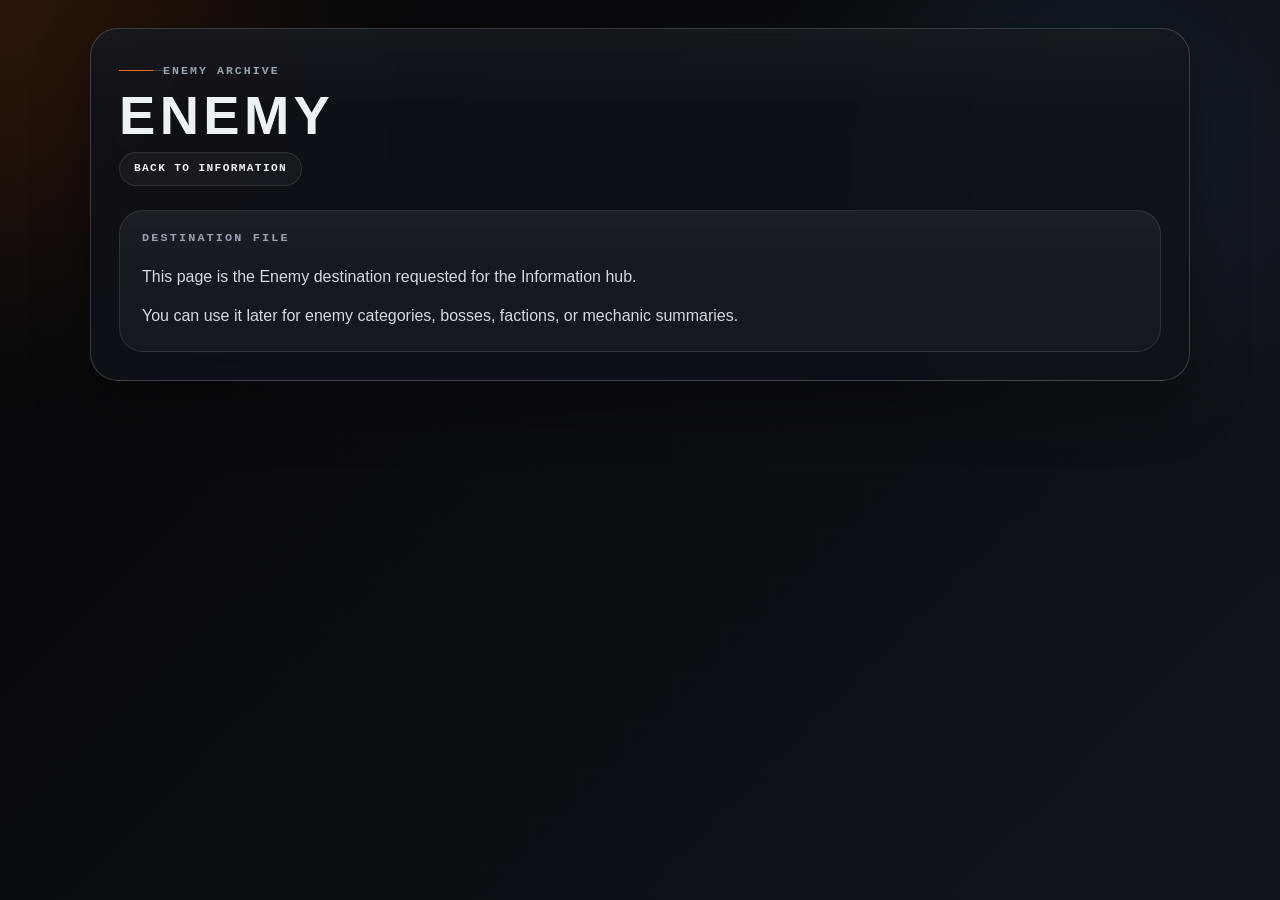
<file: TerraLance/Terra/Information/akenemy.html>
<!DOCTYPE html>
<html lang="en">
<head>
    <meta charset="UTF-8">
    <meta name="viewport" content="width=device-width, initial-scale=1.0">
    <title>Enemy | Information</title>
    <link rel="stylesheet" href="../ak-theme.css">
</head>
<body>
    <main class="portal-shell">
        <div class="page-kicker">Enemy Archive</div>
        <h1>Enemy</h1>
        <div class="toolbar">
            <a class="back-link" href="./akinfos.html">Back To Information</a>
        </div>
        <section class="detail-panel">
            <div class="section-label">Destination File</div>
            <div class="detail-copy">
                <p>This page is the Enemy destination requested for the Information hub.</p>
                <p>You can use it later for enemy categories, bosses, factions, or mechanic summaries.</p>
            </div>
        </section>
    </main>
</body>
</html>
</file>
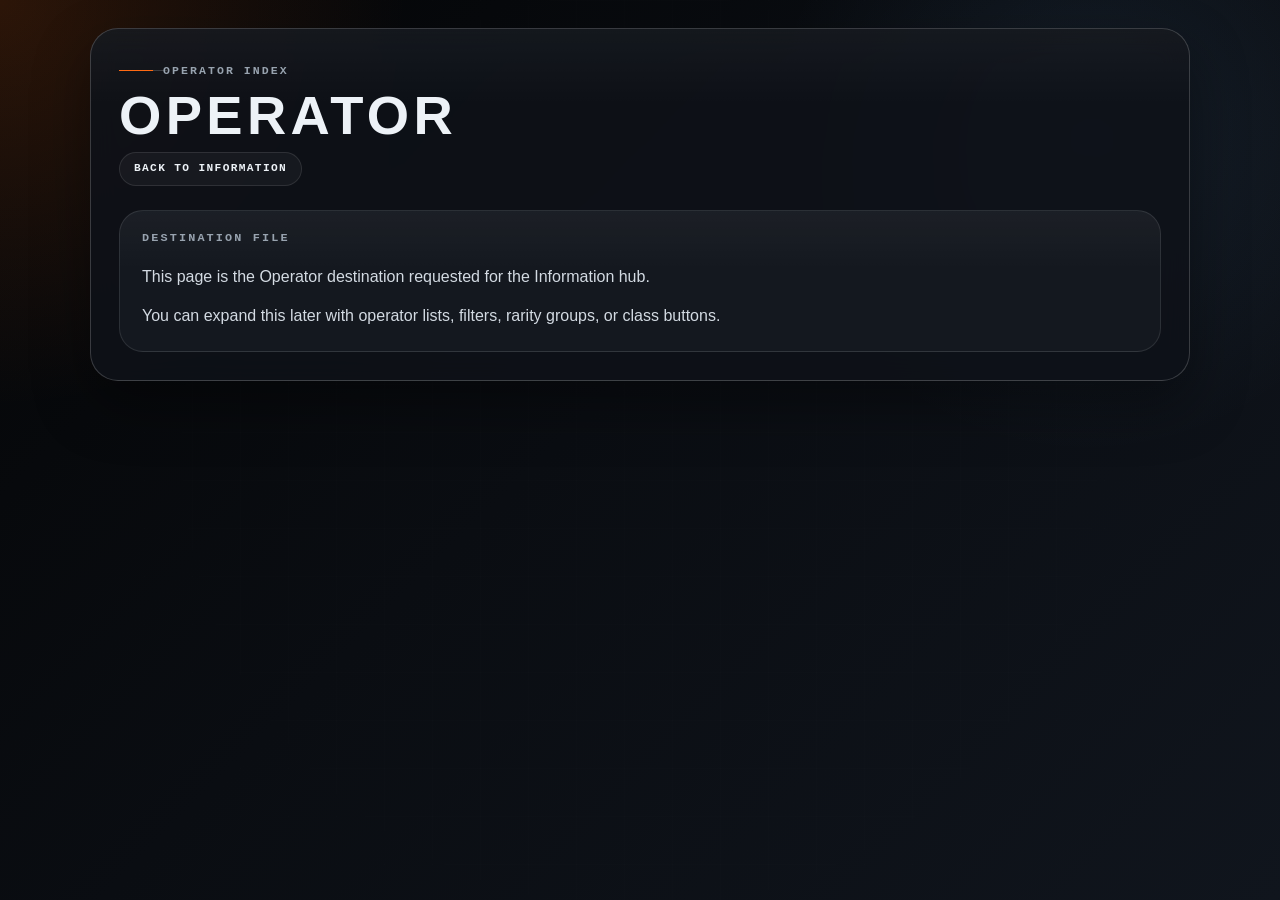
<file: TerraLance/Terra/Information/akhrchars.html>
<!DOCTYPE html>
<html lang="en">
<head>
    <meta charset="UTF-8">
    <meta name="viewport" content="width=device-width, initial-scale=1.0">
    <title>Operator | Information</title>
    <link rel="stylesheet" href="../ak-theme.css">
</head>
<body>
    <main class="portal-shell">
        <div class="page-kicker">Operator Index</div>
        <h1>Operator</h1>
        <div class="toolbar">
            <a class="back-link" href="./akinfos.html">Back To Information</a>
        </div>
        <section class="detail-panel">
            <div class="section-label">Destination File</div>
            <div class="detail-copy">
                <p>This page is the Operator destination requested for the Information hub.</p>
                <p>You can expand this later with operator lists, filters, rarity groups, or class buttons.</p>
            </div>
        </section>
    </main>
</body>
</html>
</file>
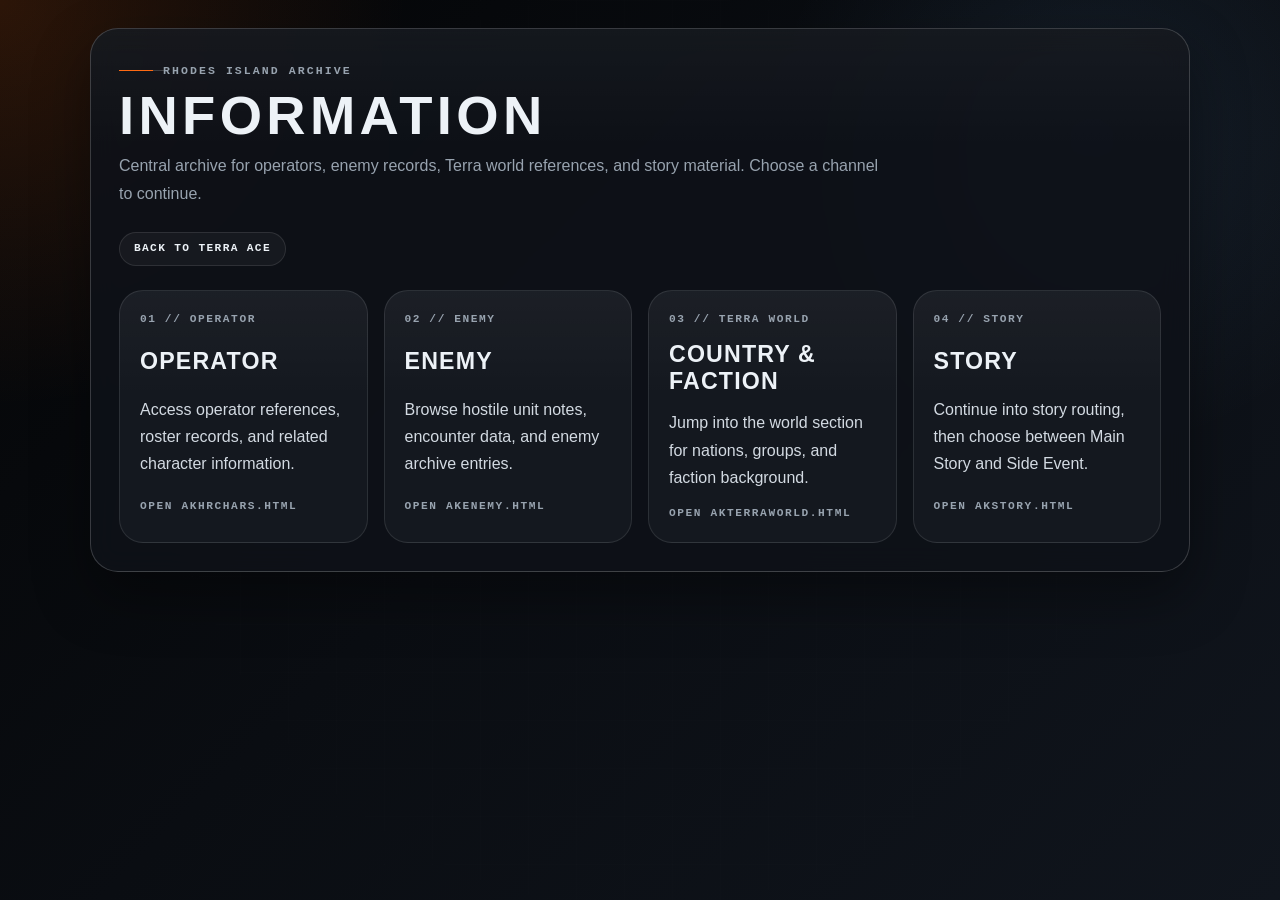
<file: TerraLance/Terra/Information/akinfos.html>
<!DOCTYPE html>
<html lang="en">
<head>
    <meta charset="UTF-8">
    <meta name="viewport" content="width=device-width, initial-scale=1.0">
    <title>Information | Terra Ace</title>
    <link rel="stylesheet" href="../ak-theme.css">
</head>
<body>
    <main class="portal-shell">
        <div class="page-kicker">Rhodes Island Archive</div>
        <h1>Information</h1>
        <p class="lead">
            Central archive for operators, enemy records, Terra world references, and story material.
            Choose a channel to continue.
        </p>

        <div class="toolbar">
            <a class="back-link" href="../terra-ace.html">Back To Terra Ace</a>
        </div>

        <section class="panel-grid" aria-label="Information categories">
            <a class="nav-card" href="./akhrchars.html">
                <div class="nav-index">01 // Operator</div>
                <h2>Operator</h2>
                <p>Access operator references, roster records, and related character information.</p>
                <div class="page-note">Open akhrchars.html</div>
            </a>

            <a class="nav-card" href="./akenemy.html">
                <div class="nav-index">02 // Enemy</div>
                <h2>Enemy</h2>
                <p>Browse hostile unit notes, encounter data, and enemy archive entries.</p>
                <div class="page-note">Open akenemy.html</div>
            </a>

            <a class="nav-card" href="./akterraworld.html">
                <div class="nav-index">03 // Terra World</div>
                <h2>Country &amp; Faction</h2>
                <p>Jump into the world section for nations, groups, and faction background.</p>
                <div class="page-note">Open akterraworld.html</div>
            </a>

            <a class="nav-card" href="./akstory.html">
                <div class="nav-index">04 // Story</div>
                <h2>Story</h2>
                <p>Continue into story routing, then choose between Main Story and Side Event.</p>
                <div class="page-note">Open akstory.html</div>
            </a>
        </section>
    </main>
</body>
</html>
</file>
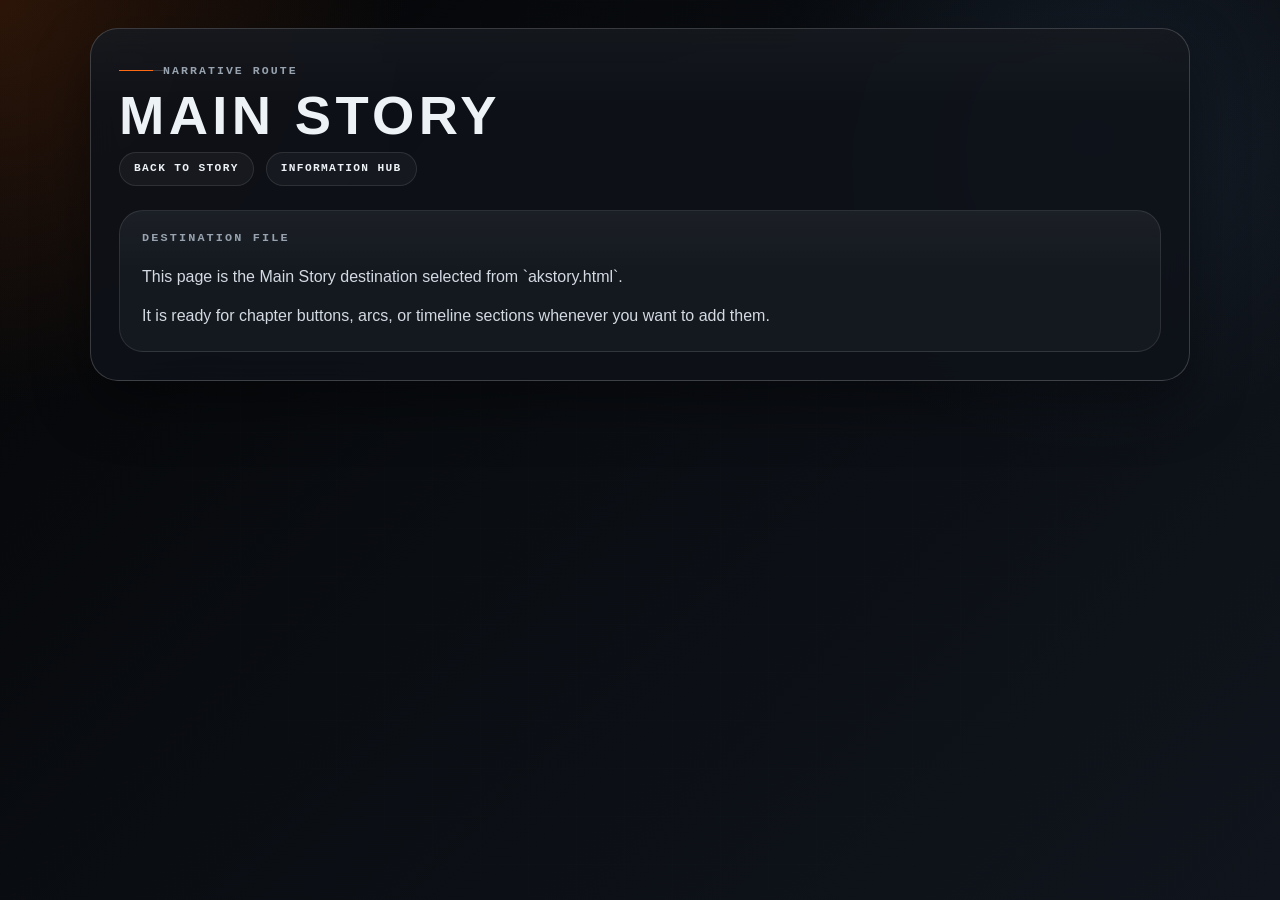
<file: TerraLance/Terra/Information/akmainstory.html>
<!DOCTYPE html>
<html lang="en">
<head>
    <meta charset="UTF-8">
    <meta name="viewport" content="width=device-width, initial-scale=1.0">
    <title>Main Story | Story</title>
    <link rel="stylesheet" href="../ak-theme.css">
</head>
<body>
    <main class="portal-shell">
        <div class="page-kicker">Narrative Route</div>
        <h1>Main Story</h1>
        <div class="toolbar">
            <a class="back-link" href="./akstory.html">Back To Story</a>
            <a class="chip" href="./akinfos.html">Information Hub</a>
        </div>
        <section class="detail-panel">
            <div class="section-label">Destination File</div>
            <div class="detail-copy">
                <p>This page is the Main Story destination selected from `akstory.html`.</p>
                <p>It is ready for chapter buttons, arcs, or timeline sections whenever you want to add them.</p>
            </div>
        </section>
    </main>
</body>
</html>
</file>
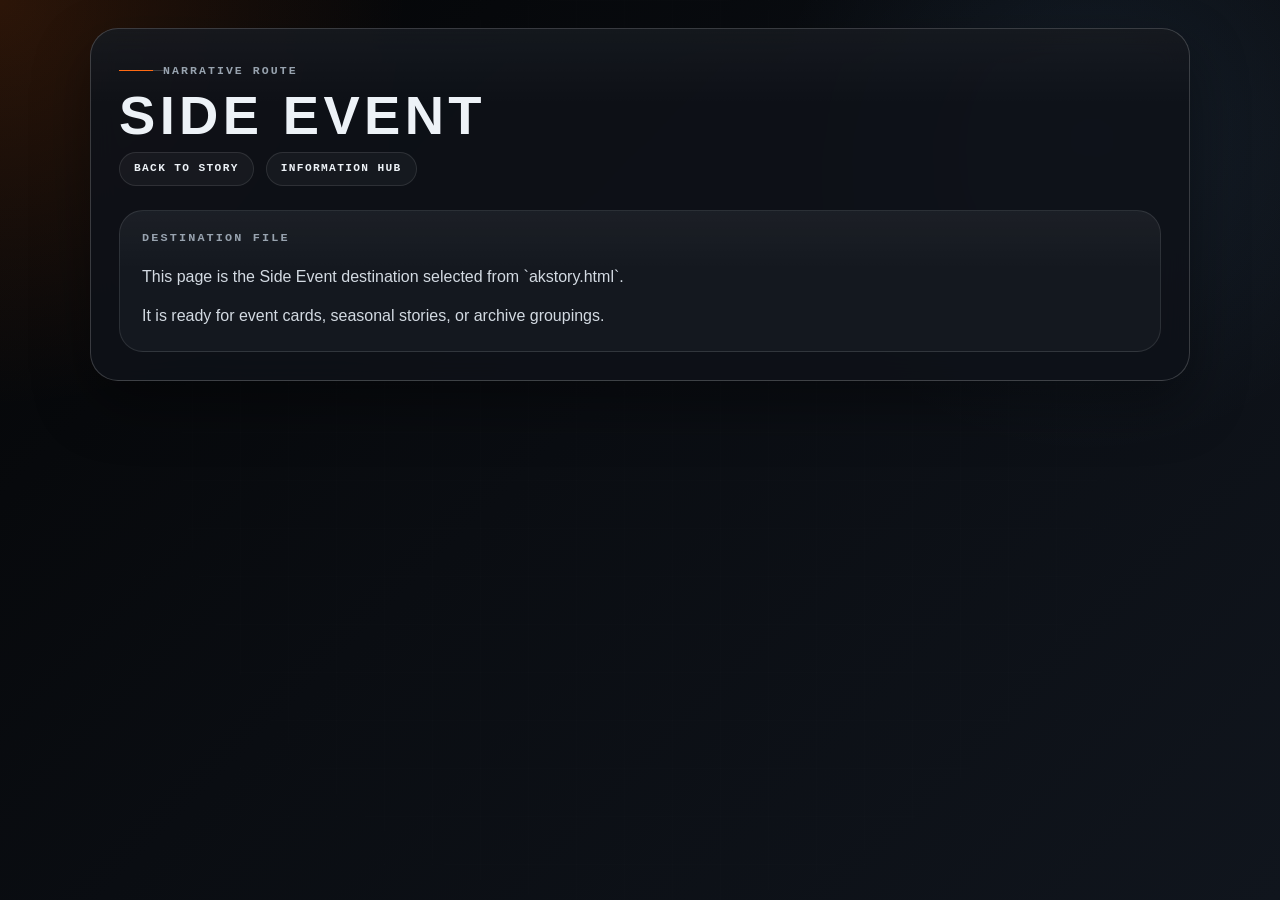
<file: TerraLance/Terra/Information/aksideevent.html>
<!DOCTYPE html>
<html lang="en">
<head>
    <meta charset="UTF-8">
    <meta name="viewport" content="width=device-width, initial-scale=1.0">
    <title>Side Event | Story</title>
    <link rel="stylesheet" href="../ak-theme.css">
</head>
<body>
    <main class="portal-shell">
        <div class="page-kicker">Narrative Route</div>
        <h1>Side Event</h1>
        <div class="toolbar">
            <a class="back-link" href="./akstory.html">Back To Story</a>
            <a class="chip" href="./akinfos.html">Information Hub</a>
        </div>
        <section class="detail-panel">
            <div class="section-label">Destination File</div>
            <div class="detail-copy">
                <p>This page is the Side Event destination selected from `akstory.html`.</p>
                <p>It is ready for event cards, seasonal stories, or archive groupings.</p>
            </div>
        </section>
    </main>
</body>
</html>
</file>
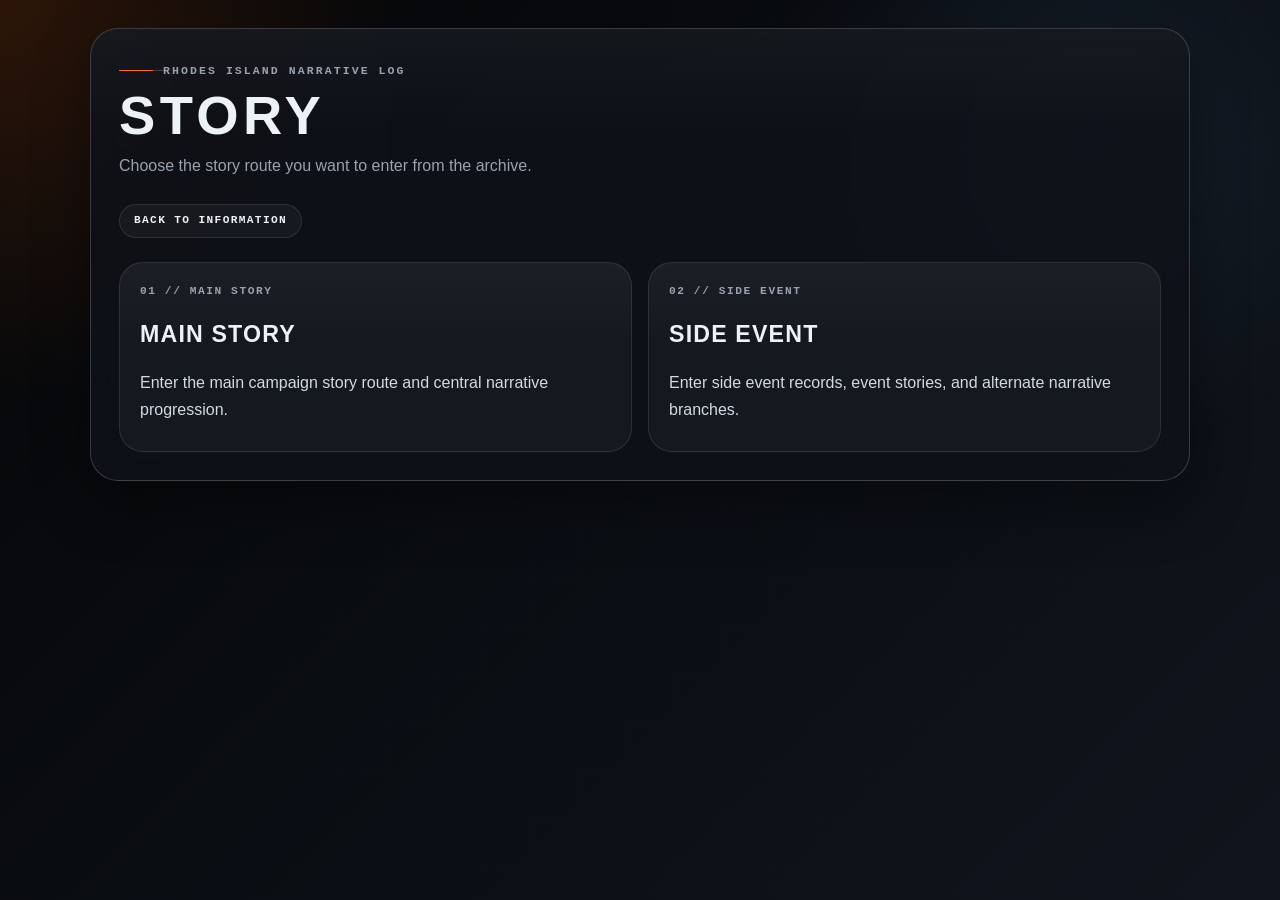
<file: TerraLance/Terra/Information/akstory.html>
<!DOCTYPE html>
<html lang="en">
<head>
    <meta charset="UTF-8">
    <meta name="viewport" content="width=device-width, initial-scale=1.0">
    <title>Story | Terra Ace</title>
    <link rel="stylesheet" href="../ak-theme.css">
</head>
<body>
    <main class="portal-shell">
        <div class="page-kicker">Rhodes Island Narrative Log</div>
        <h1>Story</h1>
        <p class="lead">
            Choose the story route you want to enter from the archive.
        </p>

        <div class="toolbar">
            <a class="back-link" href="./akinfos.html">Back To Information</a>
        </div>

        <section class="mini-grid" aria-label="Story routes">
            <a class="mini-card" href="./akmainstory.html">
                <div class="mini-note">01 // Main Story</div>
                <h2>Main Story</h2>
                <p>Enter the main campaign story route and central narrative progression.</p>
            </a>

            <a class="mini-card" href="./aksideevent.html">
                <div class="mini-note">02 // Side Event</div>
                <h2>Side Event</h2>
                <p>Enter side event records, event stories, and alternate narrative branches.</p>
            </a>
        </section>
    </main>
</body>
</html>
</file>
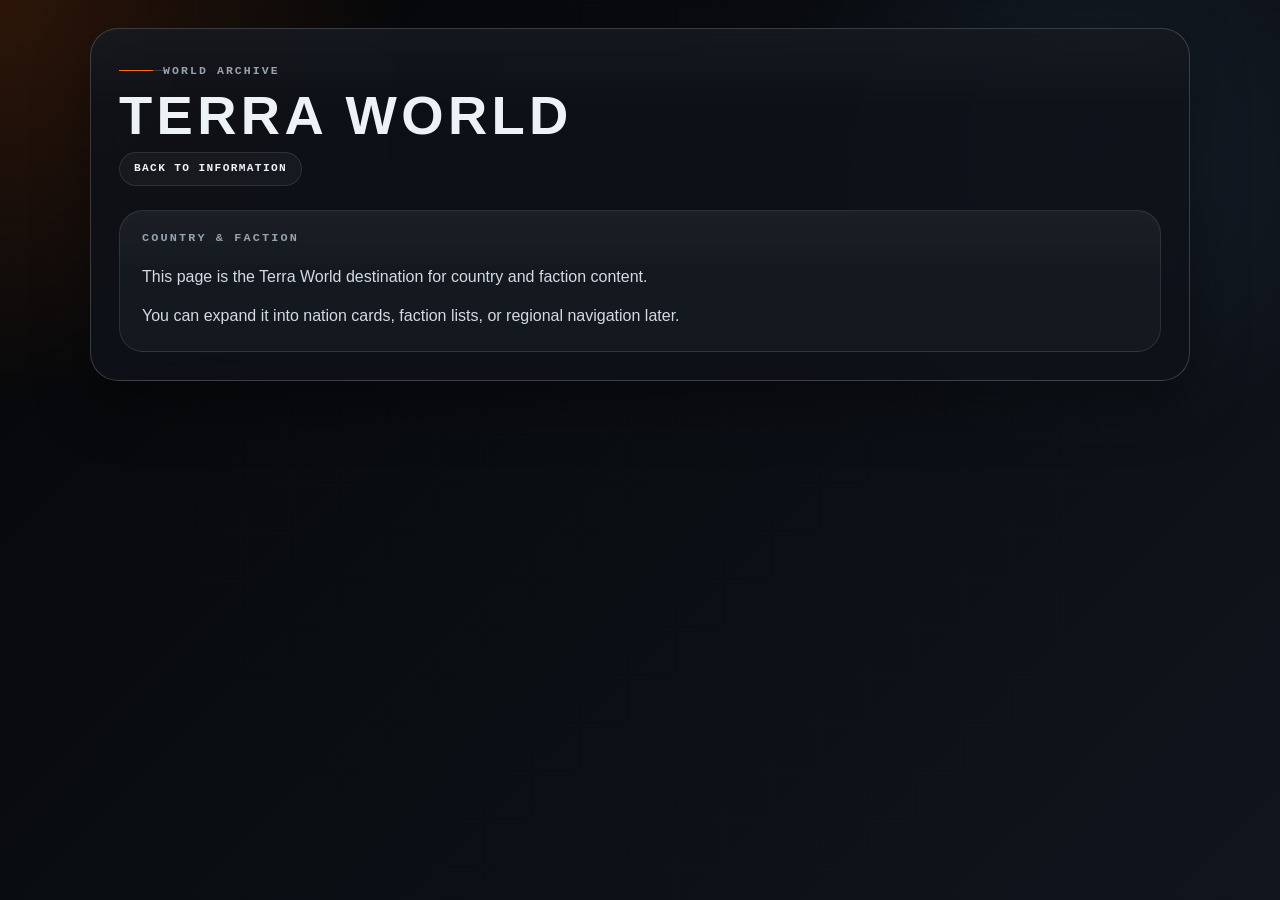
<file: TerraLance/Terra/Information/akterraworld.html>
<!DOCTYPE html>
<html lang="en">
<head>
    <meta charset="UTF-8">
    <meta name="viewport" content="width=device-width, initial-scale=1.0">
    <title>Terra World | Information</title>
    <link rel="stylesheet" href="../ak-theme.css">
</head>
<body>
    <main class="portal-shell">
        <div class="page-kicker">World Archive</div>
        <h1>Terra World</h1>
        <div class="toolbar">
            <a class="back-link" href="./akinfos.html">Back To Information</a>
        </div>
        <section class="detail-panel">
            <div class="section-label">Country &amp; Faction</div>
            <div class="detail-copy">
                <p>This page is the Terra World destination for country and faction content.</p>
                <p>You can expand it into nation cards, faction lists, or regional navigation later.</p>
            </div>
        </section>
    </main>
</body>
</html>
</file>
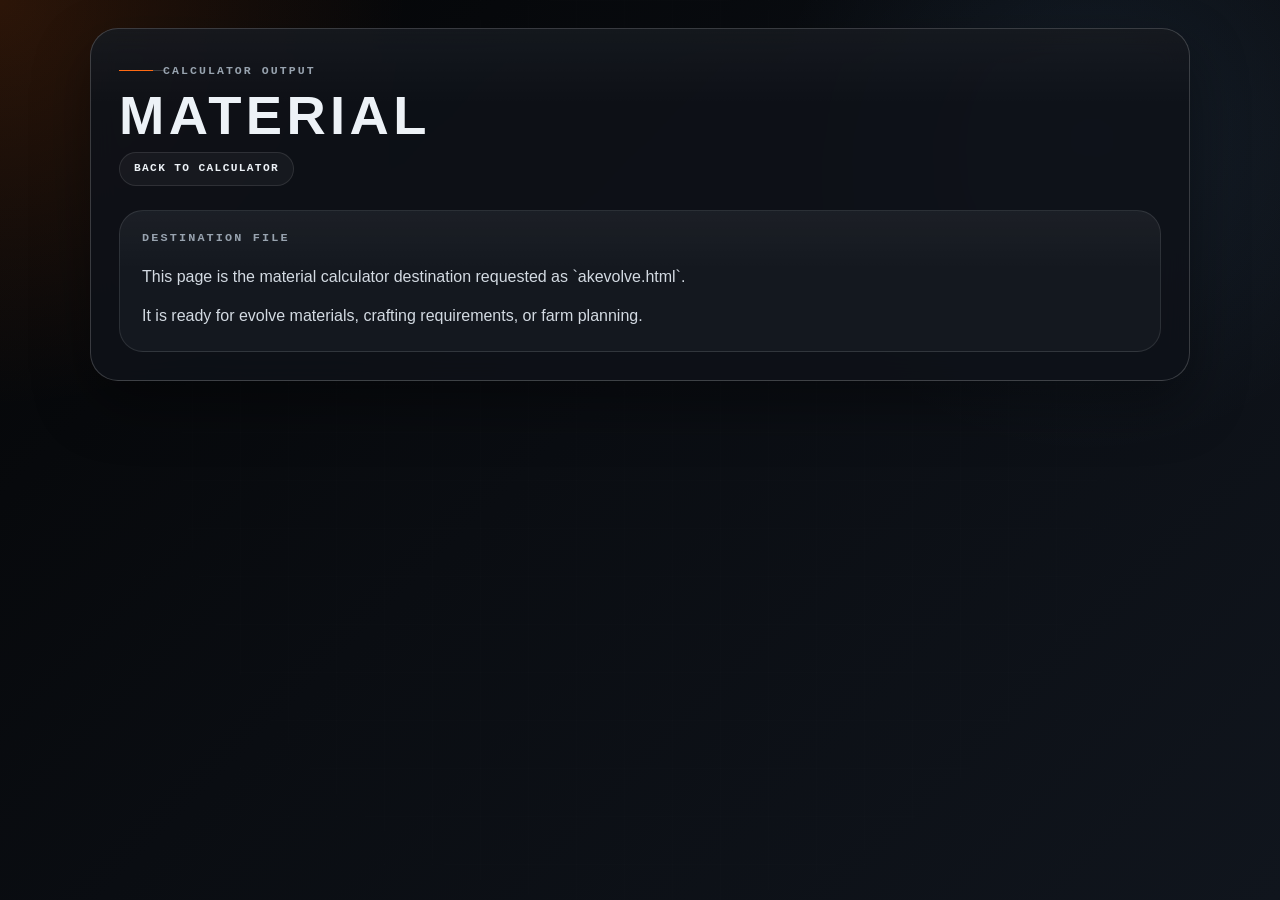
<file: TerraLance/Terra/Recruitment/akevolve.html>
<!DOCTYPE html>
<html lang="en">
<head>
    <meta charset="UTF-8">
    <meta name="viewport" content="width=device-width, initial-scale=1.0">
    <title>Material Calculator</title>
    <link rel="stylesheet" href="../ak-theme.css">
</head>
<body>
    <main class="portal-shell">
        <div class="page-kicker">Calculator Output</div>
        <h1>Material</h1>
        <div class="toolbar">
            <a class="back-link" href="./akrecruitment.html">Back To Calculator</a>
        </div>
        <section class="detail-panel">
            <div class="section-label">Destination File</div>
            <div class="detail-copy">
                <p>This page is the material calculator destination requested as `akevolve.html`.</p>
                <p>It is ready for evolve materials, crafting requirements, or farm planning.</p>
            </div>
        </section>
    </main>
</body>
</html>
</file>
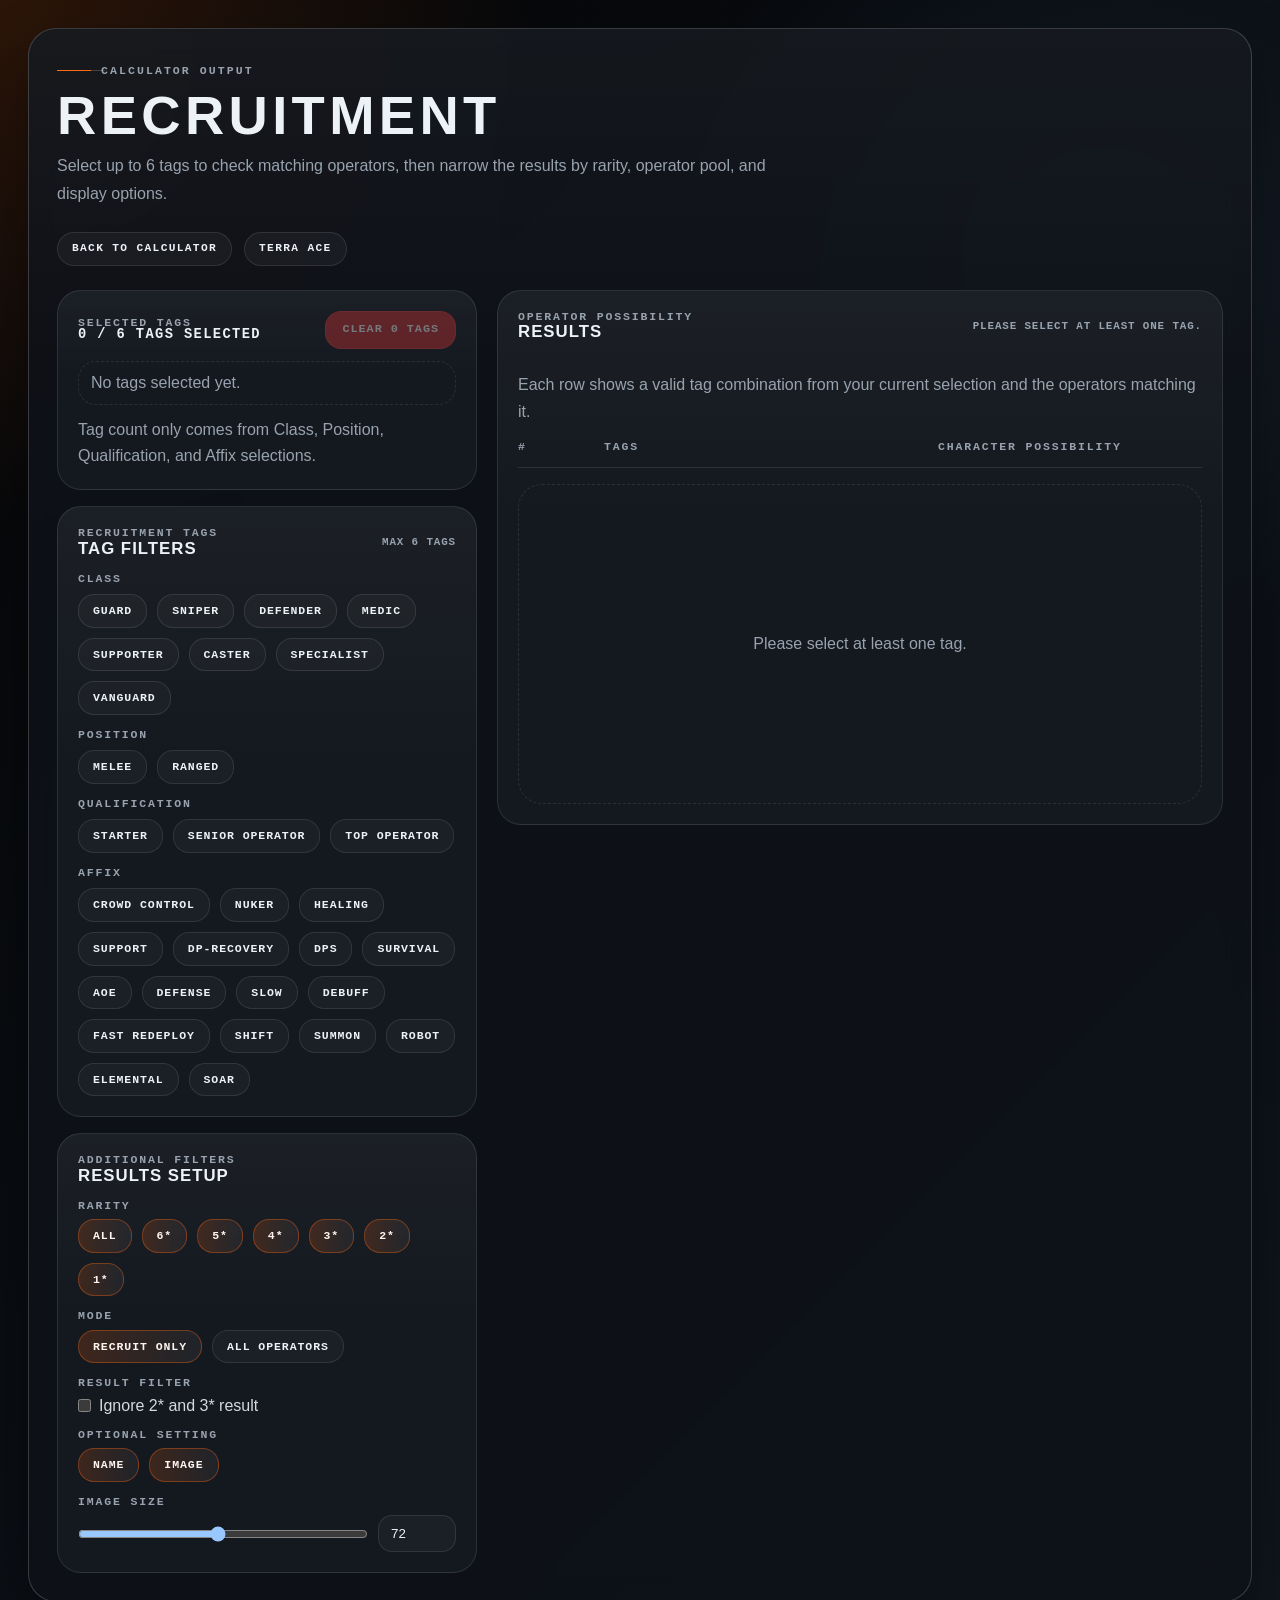
<file: TerraLance/Terra/Recruitment/akhr.html>
<!DOCTYPE html>
<html lang="en">
<head>
    <meta charset="UTF-8">
    <meta name="viewport" content="width=device-width, initial-scale=1.0">
    <title>Recruitment Calculator</title>
    <link rel="stylesheet" href="../ak-theme.css">
    <style>
        .recruit-shell {
            width: min(100%, 1380px);
        }

        .recruit-grid {
            display: grid;
            grid-template-columns: minmax(320px, 420px) minmax(0, 1fr);
            gap: 20px;
            align-items: start;
        }

        .control-stack,
        .results-panel {
            display: grid;
            gap: 16px;
        }

        .filter-panel,
        .results-panel {
            padding: 20px;
            border: 1px solid var(--line);
            border-radius: 24px;
            background:
                linear-gradient(180deg, rgba(255, 255, 255, 0.03), transparent 42%),
                var(--panel-soft);
        }

        .panel-head {
            display: flex;
            flex-wrap: wrap;
            align-items: center;
            justify-content: space-between;
            gap: 12px;
            margin-bottom: 14px;
        }

        .panel-title {
            font-size: 1.05rem;
            letter-spacing: 0.06em;
            text-transform: uppercase;
        }

        .panel-subtitle,
        .helper-copy,
        .selection-note,
        .result-note {
            color: var(--muted);
            line-height: 1.65;
        }

        .tag-groups {
            display: grid;
            gap: 14px;
        }

        .tag-group {
            display: grid;
            gap: 10px;
        }

        .group-label {
            color: var(--muted);
            font: 700 0.72rem/1 var(--mono);
            letter-spacing: 0.16em;
            text-transform: uppercase;
        }

        .toggle-grid,
        .rarity-grid,
        .mode-grid,
        .display-grid,
        .selected-tag-list,
        .result-tag-list,
        .operator-list {
            display: flex;
            flex-wrap: wrap;
            gap: 10px;
        }

        .tag-toggle,
        .rarity-toggle,
        .mode-toggle,
        .display-toggle {
            padding: 10px 14px;
            border: 1px solid var(--line);
            border-radius: 16px;
            background: rgba(255, 255, 255, 0.03);
            color: var(--text);
            cursor: pointer;
            font: 700 0.72rem/1 var(--mono);
            letter-spacing: 0.08em;
            text-transform: uppercase;
            transition: transform 160ms ease, background 160ms ease, border-color 160ms ease;
        }

        .tag-toggle:hover,
        .rarity-toggle:hover,
        .mode-toggle:hover,
        .display-toggle:hover {
            transform: translateY(-1px);
            border-color: rgba(255, 255, 255, 0.18);
            background: rgba(255, 255, 255, 0.06);
        }

        .tag-toggle.active,
        .rarity-toggle.active,
        .mode-toggle.active,
        .display-toggle.active {
            border-color: rgba(255, 106, 19, 0.36);
            background: linear-gradient(90deg, rgba(255, 106, 19, 0.18), rgba(255, 255, 255, 0.05));
            color: #fff5ef;
        }

        .tag-toggle:disabled {
            opacity: 0.48;
            cursor: not-allowed;
            transform: none;
        }

        .selection-bar {
            display: grid;
            gap: 12px;
        }

        .selection-top {
            display: flex;
            flex-wrap: wrap;
            align-items: center;
            justify-content: space-between;
            gap: 10px;
        }

        .selection-count {
            color: var(--text);
            font: 700 0.86rem/1 var(--mono);
            letter-spacing: 0.1em;
            text-transform: uppercase;
        }

        .selected-tag-chip,
        .result-tag {
            padding: 9px 12px;
            border-radius: 14px;
            background: rgb(108, 117, 125);
            color: #f5f7fa;
            font: 700 0.7rem/1 var(--mono);
            letter-spacing: 0.08em;
            text-transform: uppercase;
        }

        .selected-tag-list.empty {
            min-height: 44px;
            align-items: center;
            padding: 10px 12px;
            border: 1px dashed var(--line);
            border-radius: 18px;
            color: var(--muted);
        }

        .clear-tags-btn {
            padding: 12px 16px;
            border: 1px solid rgba(255, 92, 92, 0.4);
            border-radius: 16px;
            background: #c93232;
            color: #ffffff;
            cursor: pointer;
            font: 700 0.74rem/1 var(--mono);
            letter-spacing: 0.08em;
            text-transform: uppercase;
            transition: transform 160ms ease, filter 160ms ease, opacity 160ms ease;
        }

        .clear-tags-btn:hover {
            transform: translateY(-1px);
            filter: brightness(1.06);
        }

        .clear-tags-btn:disabled {
            opacity: 0.4;
            cursor: not-allowed;
            transform: none;
            filter: none;
        }

        .settings-block {
            display: grid;
            gap: 14px;
        }

        .settings-row {
            display: grid;
            gap: 8px;
        }

        .checkbox-row {
            display: flex;
            flex-wrap: wrap;
            gap: 10px;
        }

        .checkbox-label {
            display: inline-flex;
            align-items: center;
            gap: 8px;
            color: #d3dae2;
        }

        .checkbox-label input,
        .size-input {
            accent-color: var(--accent);
        }

        .size-row {
            display: flex;
            flex-wrap: wrap;
            align-items: center;
            gap: 10px;
        }

        .size-slider {
            flex: 1;
            min-width: 160px;
        }

        .size-input {
            width: 78px;
            padding: 10px 12px;
            border: 1px solid var(--line);
            border-radius: 14px;
            background: rgba(255, 255, 255, 0.03);
            color: var(--text);
        }

        .results-header {
            display: grid;
            grid-template-columns: 72px minmax(220px, 320px) minmax(0, 1fr);
            gap: 14px;
            padding-bottom: 14px;
            border-bottom: 1px solid var(--line);
            color: var(--muted);
            font: 700 0.72rem/1 var(--mono);
            letter-spacing: 0.16em;
            text-transform: uppercase;
        }

        .result-list {
            display: grid;
            gap: 14px;
        }

        .result-row {
            display: grid;
            grid-template-columns: 72px minmax(220px, 320px) minmax(0, 1fr);
            gap: 14px;
            align-items: start;
            padding: 16px;
            border: 1px solid var(--line);
            border-radius: 22px;
            background: rgba(7, 10, 14, 0.45);
        }

        .result-index {
            display: grid;
            gap: 8px;
            justify-items: start;
        }

        .result-number {
            font-size: 1.35rem;
            font-weight: 800;
        }

        .result-count {
            color: var(--muted);
            font: 700 0.7rem/1.4 var(--mono);
            letter-spacing: 0.08em;
            text-transform: uppercase;
        }

        .result-tags-column,
        .result-operators-column {
            display: grid;
            gap: 12px;
        }

        .operator-card {
            --rarity-accent: rgb(159, 159, 159);
            display: inline-flex;
            align-items: center;
            gap: 12px;
            min-height: calc(var(--operator-image-size, 72px) + 12px);
            padding: 8px 12px;
            border: 1px solid color-mix(in srgb, var(--rarity-accent) 46%, white 10%);
            border-radius: 18px;
            background: color-mix(in srgb, var(--rarity-accent) 18%, rgba(255, 255, 255, 0.02));
            box-shadow: inset 0 0 0 1px rgba(255, 255, 255, 0.03);
        }

        .operator-card.image-only {
            padding: 8px;
        }

        .operator-card.name-only {
            min-height: 0;
            padding: 12px 14px;
        }

        .operator-image {
            width: var(--operator-image-size, 72px);
            height: var(--operator-image-size, 72px);
            border-radius: 16px;
            object-fit: cover;
            display: block;
            background: rgba(255, 255, 255, 0.08);
        }

        .operator-fallback {
            display: grid;
            place-items: center;
            width: var(--operator-image-size, 72px);
            height: var(--operator-image-size, 72px);
            border-radius: 16px;
            background: rgba(255, 255, 255, 0.08);
            color: var(--text);
            font: 700 0.76rem/1.1 var(--mono);
            letter-spacing: 0.08em;
            text-transform: uppercase;
            text-align: center;
            padding: 6px;
        }

        .operator-copy {
            display: grid;
            gap: 6px;
        }

        .operator-name {
            font-weight: 700;
            line-height: 1.35;
        }

        .operator-rarity {
            color: rgba(255, 255, 255, 0.86);
            font: 700 0.68rem/1 var(--mono);
            letter-spacing: 0.12em;
            text-transform: uppercase;
        }

        .empty-results {
            display: grid;
            place-items: center;
            min-height: 320px;
            padding: 20px;
            border: 1px dashed var(--line);
            border-radius: 24px;
            text-align: center;
            color: var(--muted);
            line-height: 1.75;
        }

        .footnote {
            color: var(--muted);
            font: 700 0.68rem/1.6 var(--mono);
            letter-spacing: 0.08em;
            text-transform: uppercase;
        }

        @media (max-width: 1100px) {
            .recruit-grid {
                grid-template-columns: 1fr;
            }
        }

        @media (max-width: 760px) {
            .results-header {
                display: none;
            }

            .result-row {
                grid-template-columns: 1fr;
            }

            .result-index {
                grid-auto-flow: column;
                justify-content: space-between;
                align-items: center;
            }
        }
    </style>
</head>
<body>
    <main class="portal-shell recruit-shell">
        <div class="page-kicker">Calculator Output</div>
        <h1>Recruitment</h1>
        <p class="lead">
            Select up to 6 tags to check matching operators, then narrow the results by rarity,
            operator pool, and display options.
        </p>

        <div class="toolbar">
            <a class="back-link" href="./akrecruitment.html">Back To Calculator</a>
            <a class="chip" href="../terra-ace.html">Terra Ace</a>
        </div>

        <section class="recruit-grid">
            <div class="control-stack">
                <section class="filter-panel selection-bar" aria-labelledby="selectionTitle">
                    <div class="selection-top">
                        <div>
                            <div class="group-label">Selected Tags</div>
                            <div class="selection-count" id="selectedCount">0 / 6 tags selected</div>
                        </div>
                        <button class="clear-tags-btn" id="clearTagsBtn" type="button" disabled>Clear 0 Tags</button>
                    </div>
                    <div class="selected-tag-list empty" id="selectedTagList">No tags selected yet.</div>
                    <p class="selection-note">
                        Tag count only comes from Class, Position, Qualification, and Affix selections.
                    </p>
                </section>

                <section class="filter-panel" aria-labelledby="tagFiltersTitle">
                    <div class="panel-head">
                        <div>
                            <div class="group-label">Recruitment Tags</div>
                            <h2 class="panel-title" id="tagFiltersTitle">Tag Filters</h2>
                        </div>
                        <div class="footnote">Max 6 tags</div>
                    </div>
                    <div class="tag-groups" id="tagGroups"></div>
                </section>

                <section class="filter-panel" aria-labelledby="additionalFiltersTitle">
                    <div class="panel-head">
                        <div>
                            <div class="group-label">Additional Filters</div>
                            <h2 class="panel-title" id="additionalFiltersTitle">Results Setup</h2>
                        </div>
                    </div>

                    <div class="settings-block">
                        <div class="settings-row">
                            <div class="group-label">Rarity</div>
                            <div class="rarity-grid" id="rarityFilters"></div>
                        </div>

                        <div class="settings-row">
                            <div class="group-label">Mode</div>
                            <div class="mode-grid" id="modeFilters"></div>
                        </div>

                        <div class="settings-row">
                            <div class="group-label">Result Filter</div>
                            <label class="checkbox-label">
                                <input id="ignoreLowRarity" type="checkbox">
                                Ignore 2* and 3* result
                            </label>
                        </div>

                        <div class="settings-row">
                            <div class="group-label">Optional Setting</div>
                            <div class="display-grid" id="displayToggles"></div>
                        </div>

                        <div class="settings-row">
                            <div class="group-label">Image Size</div>
                            <div class="size-row">
                                <input class="size-slider" id="imageSizeRange" type="range" min="20" max="128" value="72">
                                <input class="size-input" id="imageSizeNumber" type="number" min="20" max="128" value="72">
                            </div>
                        </div>
                    </div>
                </section>
            </div>

            <section class="results-panel" aria-labelledby="resultsTitle">
                <div class="panel-head">
                    <div>
                        <div class="group-label">Operator Possibility</div>
                        <h2 class="panel-title" id="resultsTitle">Results</h2>
                    </div>
                    <div class="footnote" id="resultSummary">Please select at least one tag.</div>
                </div>
                <p class="result-note">
                    Each row shows a valid tag combination from your current selection and the operators matching it.
                </p>

                <div class="results-header" aria-hidden="true">
                    <div>#</div>
                    <div>Tags</div>
                    <div>Character Possibility</div>
                </div>

                <div class="result-list" id="resultList">
                    <div class="empty-results">Please select at least one tag.</div>
                </div>
            </section>
        </section>
    </main>

    <script src="./akhr-data.js"></script>
    <script src="./akhr-app.js"></script>
</body>
</html>
</file>
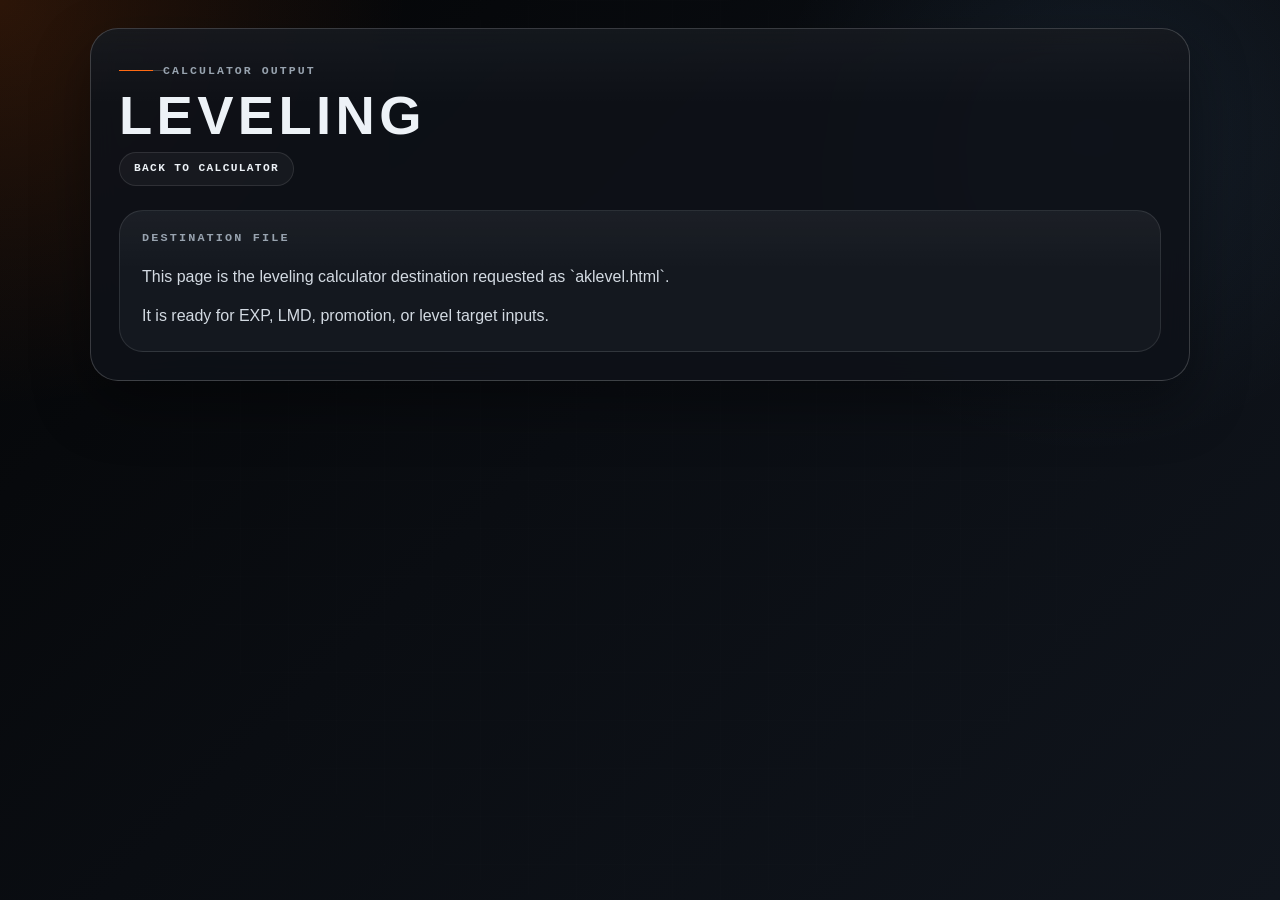
<file: TerraLance/Terra/Recruitment/aklevel.html>
<!DOCTYPE html>
<html lang="en">
<head>
    <meta charset="UTF-8">
    <meta name="viewport" content="width=device-width, initial-scale=1.0">
    <title>Leveling Calculator</title>
    <link rel="stylesheet" href="../ak-theme.css">
</head>
<body>
    <main class="portal-shell">
        <div class="page-kicker">Calculator Output</div>
        <h1>Leveling</h1>
        <div class="toolbar">
            <a class="back-link" href="./akrecruitment.html">Back To Calculator</a>
        </div>
        <section class="detail-panel">
            <div class="section-label">Destination File</div>
            <div class="detail-copy">
                <p>This page is the leveling calculator destination requested as `aklevel.html`.</p>
                <p>It is ready for EXP, LMD, promotion, or level target inputs.</p>
            </div>
        </section>
    </main>
</body>
</html>
</file>
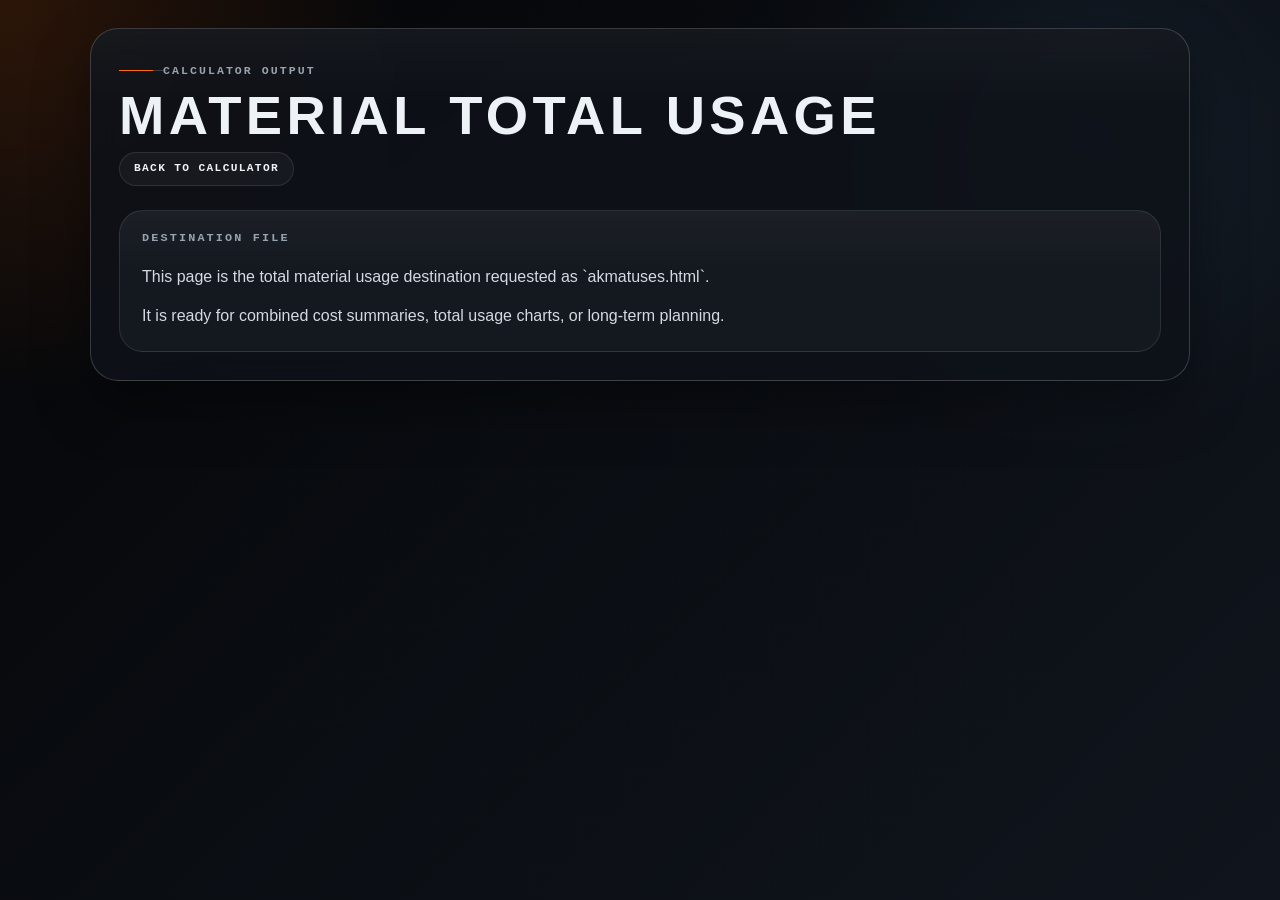
<file: TerraLance/Terra/Recruitment/akmatuses.html>
<!DOCTYPE html>
<html lang="en">
<head>
    <meta charset="UTF-8">
    <meta name="viewport" content="width=device-width, initial-scale=1.0">
    <title>Material Total Usage</title>
    <link rel="stylesheet" href="../ak-theme.css">
</head>
<body>
    <main class="portal-shell">
        <div class="page-kicker">Calculator Output</div>
        <h1>Material Total Usage</h1>
        <div class="toolbar">
            <a class="back-link" href="./akrecruitment.html">Back To Calculator</a>
        </div>
        <section class="detail-panel">
            <div class="section-label">Destination File</div>
            <div class="detail-copy">
                <p>This page is the total material usage destination requested as `akmatuses.html`.</p>
                <p>It is ready for combined cost summaries, total usage charts, or long-term planning.</p>
            </div>
        </section>
    </main>
</body>
</html>
</file>
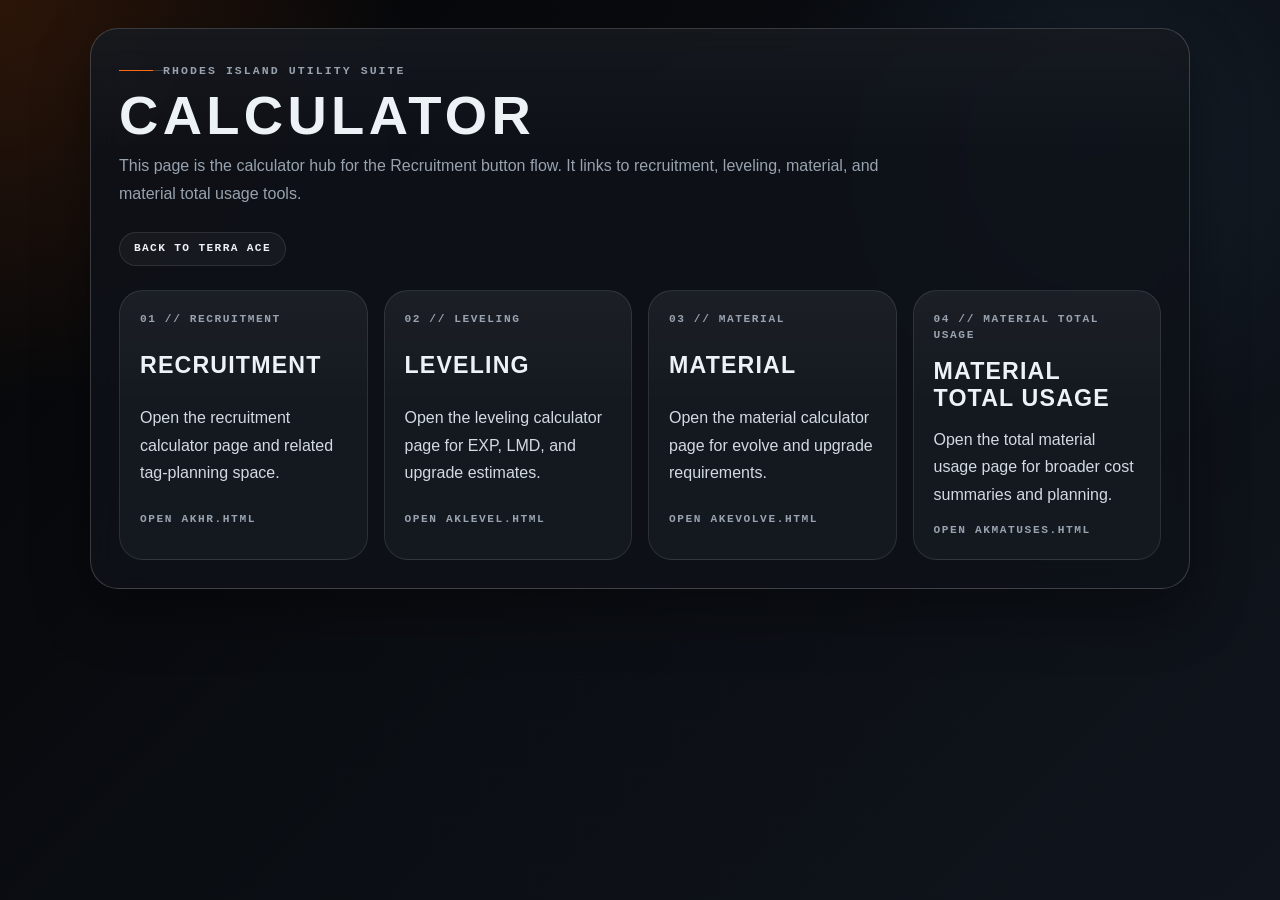
<file: TerraLance/Terra/Recruitment/akrecruitment.html>
<!DOCTYPE html>
<html lang="en">
<head>
    <meta charset="UTF-8">
    <meta name="viewport" content="width=device-width, initial-scale=1.0">
    <title>Calculator | Terra Ace</title>
    <link rel="stylesheet" href="../ak-theme.css">
</head>
<body>
    <main class="portal-shell">
        <div class="page-kicker">Rhodes Island Utility Suite</div>
        <h1>Calculator</h1>
        <p class="lead">
            This page is the calculator hub for the Recruitment button flow. It links to recruitment,
            leveling, material, and material total usage tools.
        </p>

        <div class="toolbar">
            <a class="back-link" href="../terra-ace.html">Back To Terra Ace</a>
        </div> 

        <section class="panel-grid" aria-label="Calculator pages">
            <a class="nav-card" href="./akhr.html">
                <div class="nav-index">01 // Recruitment</div>
                <h2>Recruitment</h2>
                <p>Open the recruitment calculator page and related tag-planning space.</p>
                <div class="page-note">Open akhr.html</div>
            </a>

            <a class="nav-card" href="./aklevel.html">
                <div class="nav-index">02 // Leveling</div>
                <h2>Leveling</h2>
                <p>Open the leveling calculator page for EXP, LMD, and upgrade estimates.</p>
                <div class="page-note">Open aklevel.html</div>
            </a>

            <a class="nav-card" href="./akevolve.html">
                <div class="nav-index">03 // Material</div>
                <h2>Material</h2>
                <p>Open the material calculator page for evolve and upgrade requirements.</p>
                <div class="page-note">Open akevolve.html</div>
            </a>

            <a class="nav-card" href="./akmatuses.html">
                <div class="nav-index">04 // Material Total Usage</div>
                <h2>Material Total Usage</h2>
                <p>Open the total material usage page for broader cost summaries and planning.</p>
                <div class="page-note">Open akmatuses.html</div>
            </a>
        </section>
    </main>
</body>
</html>
</file>
<file: TerraLance/Terra/ak-theme.css>
:root {
    --bg: #070a0f;
    --panel: rgba(14, 18, 24, 0.88);
    --panel-soft: rgba(22, 27, 35, 0.82);
    --line: rgba(255, 255, 255, 0.1);
    --line-strong: rgba(255, 255, 255, 0.18);
    --text: #edf2f7;
    --muted: #98a3af;
    --accent: #ff6a13;
    --accent-soft: rgba(255, 106, 19, 0.15);
    --shadow: 0 24px 56px rgba(0, 0, 0, 0.38);
    --mono: "Consolas", "IBM Plex Mono", "Courier New", monospace;
    --sans: "Bahnschrift", "Segoe UI", Arial, sans-serif;
    color-scheme: dark;
}

* {
    box-sizing: border-box;
    margin: 0;
    padding: 0;
}

body {
    min-height: 100vh;
    padding: 28px;
    background:
        radial-gradient(circle at top left, rgba(255, 106, 19, 0.16), transparent 26%),
        radial-gradient(circle at 85% 15%, rgba(120, 190, 255, 0.09), transparent 24%),
        linear-gradient(135deg, #040506 0%, #0a0d12 46%, #10151d 100%);
    color: var(--text);
    font-family: var(--sans);
}

body::before {
    content: "";
    position: fixed;
    inset: 0;
    pointer-events: none;
    background:
        linear-gradient(rgba(255, 255, 255, 0.02) 1px, transparent 1px),
        linear-gradient(90deg, rgba(255, 255, 255, 0.02) 1px, transparent 1px);
    background-size: 48px 48px;
    mask-image: radial-gradient(circle at center, black 54%, transparent 100%);
    opacity: 0.42;
}

.portal-shell {
    width: min(100%, 1100px);
    margin: 0 auto;
    padding: 28px;
    border: 1px solid var(--line-strong);
    border-radius: 28px;
    background:
        linear-gradient(180deg, rgba(255, 255, 255, 0.03), transparent 22%),
        var(--panel);
    box-shadow: var(--shadow);
    backdrop-filter: blur(14px);
}

.page-kicker {
    display: inline-flex;
    align-items: center;
    gap: 10px;
    margin-bottom: 14px;
    color: var(--muted);
    font: 700 0.72rem/1 var(--mono);
    letter-spacing: 0.18em;
    text-transform: uppercase;
}

.page-kicker::before {
    content: "";
    width: 34px;
    height: 1px;
    background: var(--accent);
    box-shadow: 14px 0 0 rgba(255, 255, 255, 0.18);
}

h1 {
    margin-bottom: 10px;
    font-size: clamp(2rem, 5vw, 3.4rem);
    line-height: 0.96;
    letter-spacing: 0.08em;
    text-transform: uppercase;
}

.lead {
    max-width: 760px;
    margin-bottom: 24px;
    color: var(--muted);
    line-height: 1.75;
}

.toolbar {
    display: flex;
    flex-wrap: wrap;
    gap: 12px;
    margin-bottom: 24px;
}

.chip,
.back-link,
.nav-card,
.mini-card {
    border: 1px solid var(--line);
    color: var(--text);
}

.chip,
.back-link {
    display: inline-flex;
    align-items: center;
    gap: 8px;
    padding: 10px 14px;
    border-radius: 999px;
    background: rgba(255, 255, 255, 0.04);
    text-decoration: none;
    font: 700 0.7rem/1 var(--mono);
    letter-spacing: 0.12em;
    text-transform: uppercase;
}

.back-link:hover,
.nav-card:hover,
.mini-card:hover {
    border-color: rgba(255, 255, 255, 0.18);
    background: rgba(255, 255, 255, 0.06);
    transform: translateY(-2px);
}

.panel-grid,
.mini-grid {
    display: grid;
    gap: 16px;
}

.panel-grid {
    grid-template-columns: repeat(auto-fit, minmax(220px, 1fr));
}

.mini-grid {
    grid-template-columns: repeat(auto-fit, minmax(240px, 1fr));
}

.nav-card,
.mini-card {
    display: grid;
    gap: 14px;
    min-height: 190px;
    padding: 20px;
    border-radius: 24px;
    text-decoration: none;
    background:
        linear-gradient(180deg, rgba(255, 255, 255, 0.03), transparent 42%),
        var(--panel-soft);
    transition: transform 160ms ease, background 160ms ease, border-color 160ms ease;
}

.nav-index,
.page-note,
.mini-note {
    color: var(--muted);
    font: 700 0.7rem/1.5 var(--mono);
    letter-spacing: 0.14em;
    text-transform: uppercase;
}

.nav-card h2,
.mini-card h2 {
    font-size: 1.45rem;
    letter-spacing: 0.05em;
    text-transform: uppercase;
}

.nav-card p,
.mini-card p,
.detail-copy p {
    color: #d3dae2;
    line-height: 1.7;
}

.detail-panel {
    display: grid;
    gap: 18px;
    padding: 22px;
    border: 1px solid var(--line);
    border-radius: 24px;
    background:
        linear-gradient(180deg, rgba(255, 255, 255, 0.03), transparent 42%),
        var(--panel-soft);
}

.detail-copy {
    display: grid;
    gap: 12px;
}

.detail-list {
    display: grid;
    gap: 10px;
    padding-left: 18px;
    color: #d3dae2;
    line-height: 1.7;
}

.section-label {
    color: var(--muted);
    font: 700 0.74rem/1 var(--mono);
    letter-spacing: 0.18em;
    text-transform: uppercase;
}

@media (max-width: 720px) {
    body {
        padding: 14px;
    }

    .portal-shell {
        padding: 20px;
        border-radius: 22px;
    }

    .nav-card,
    .mini-card {
        min-height: 0;
    }
}
</file>
